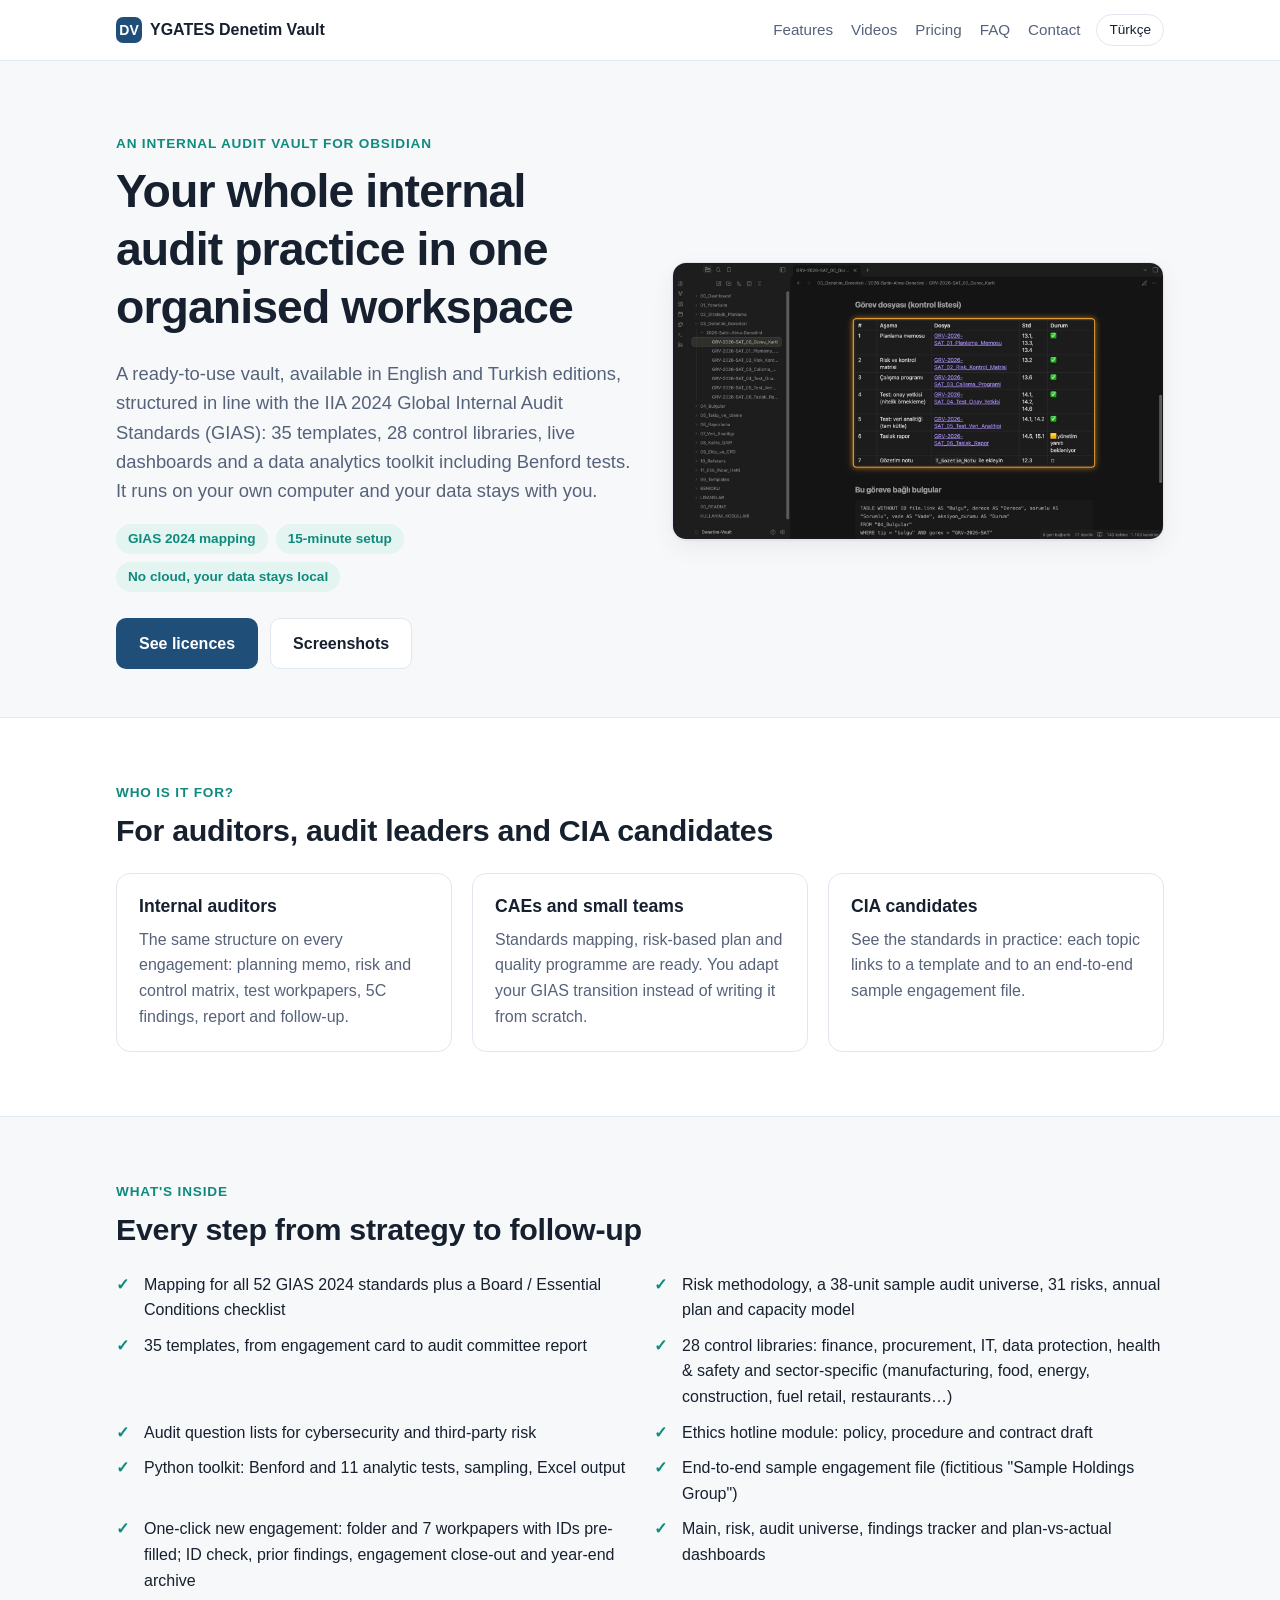
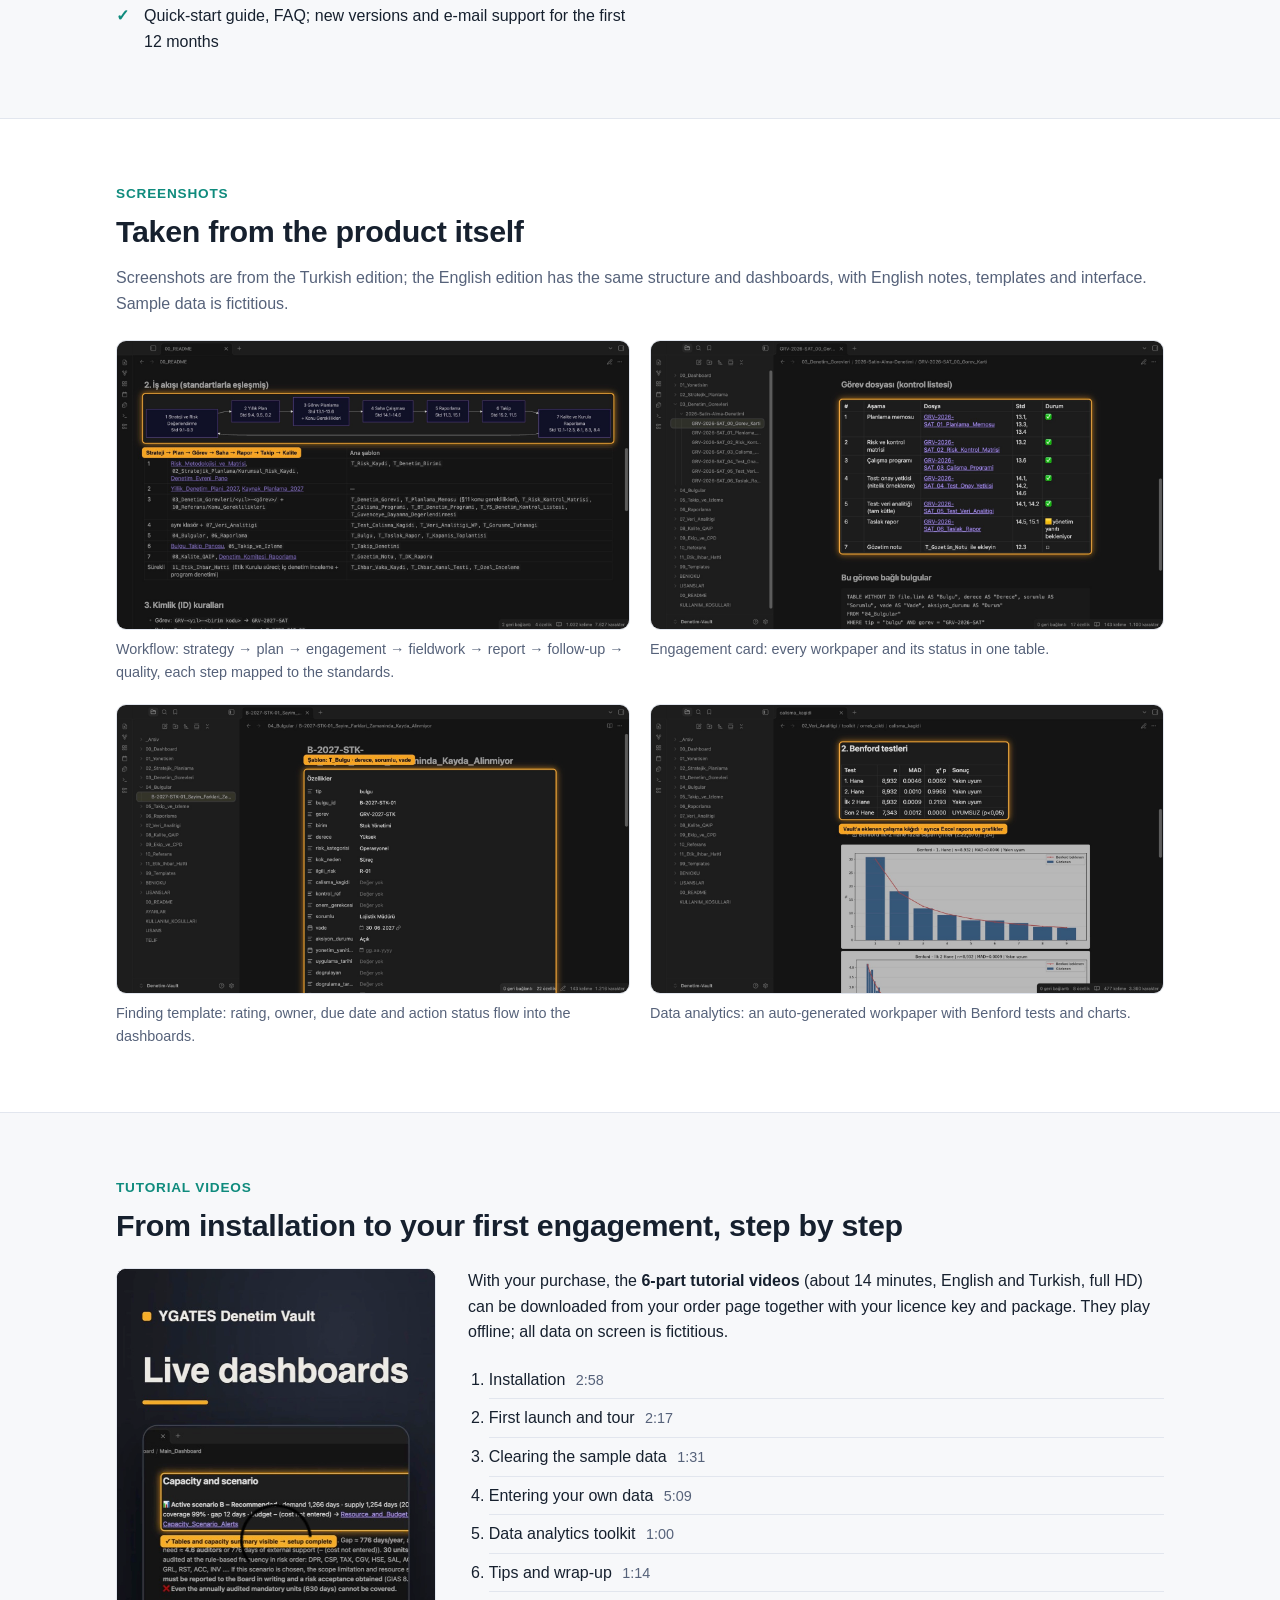
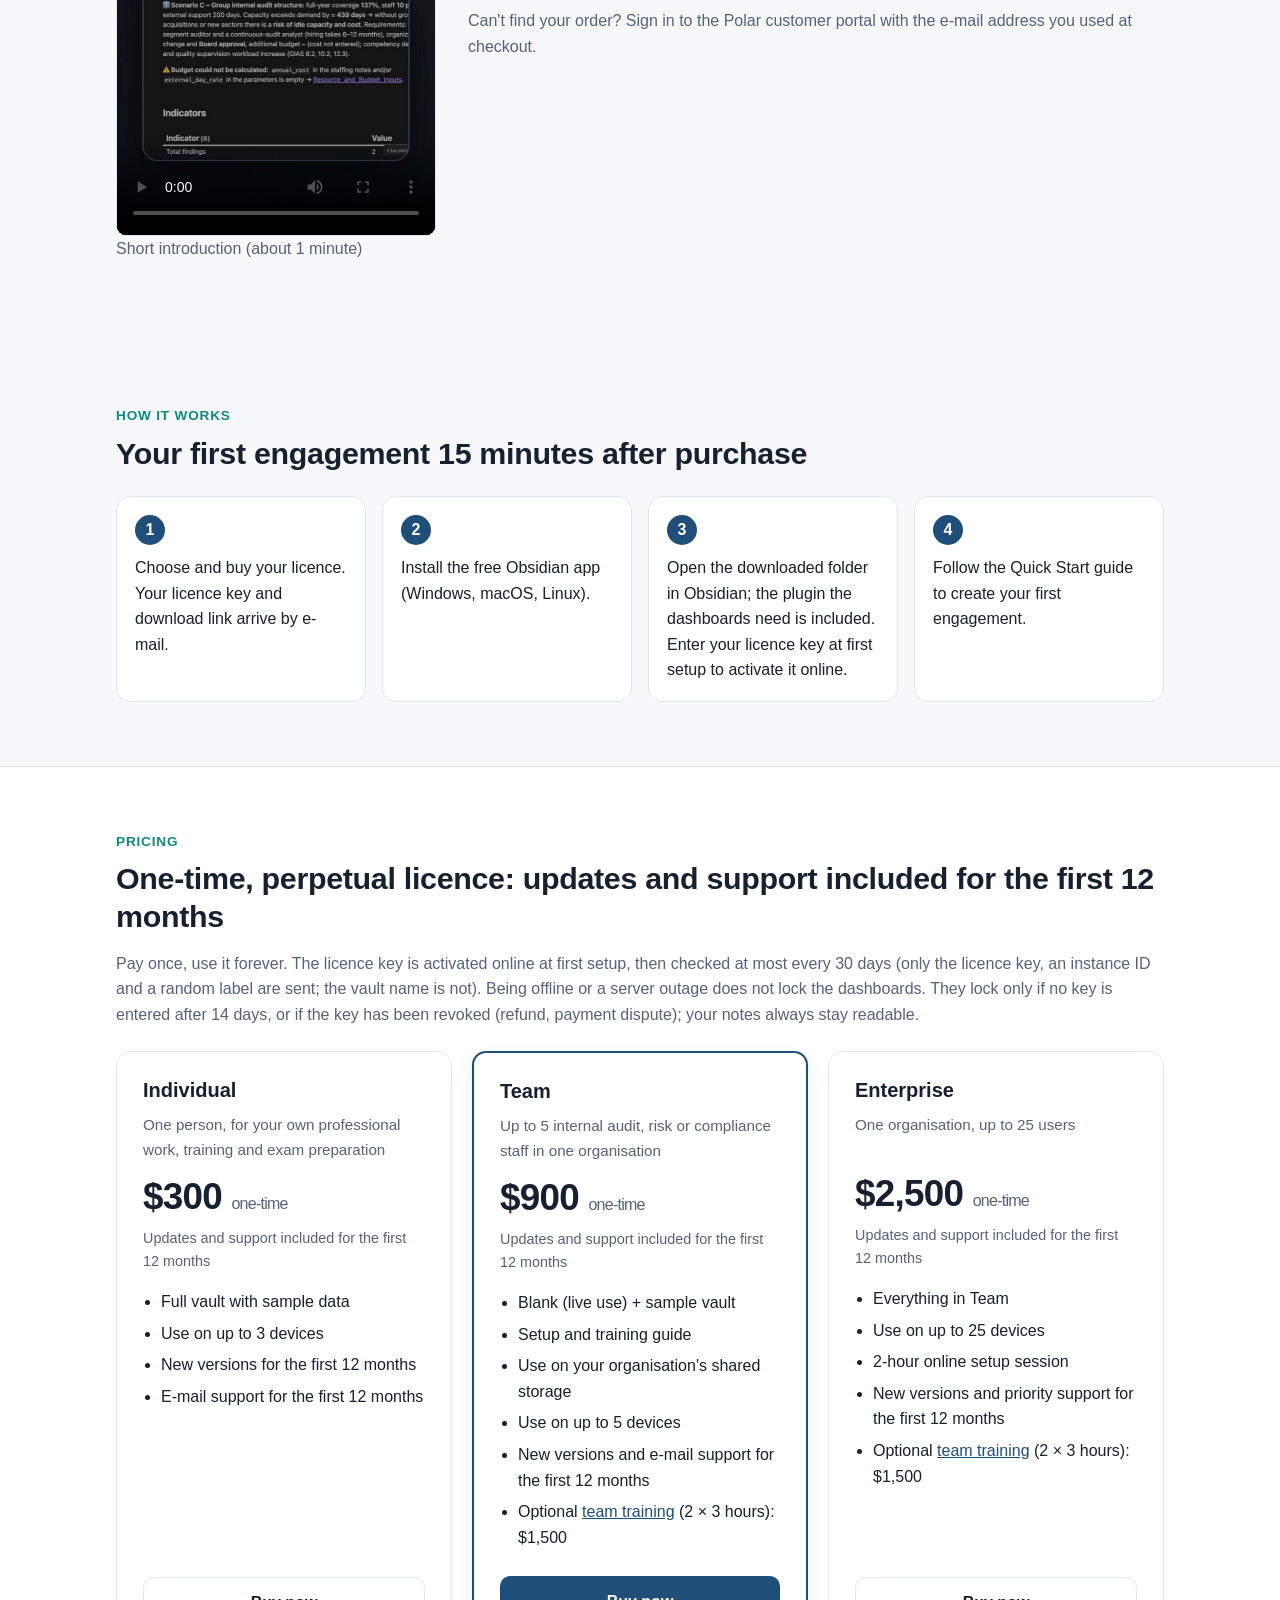
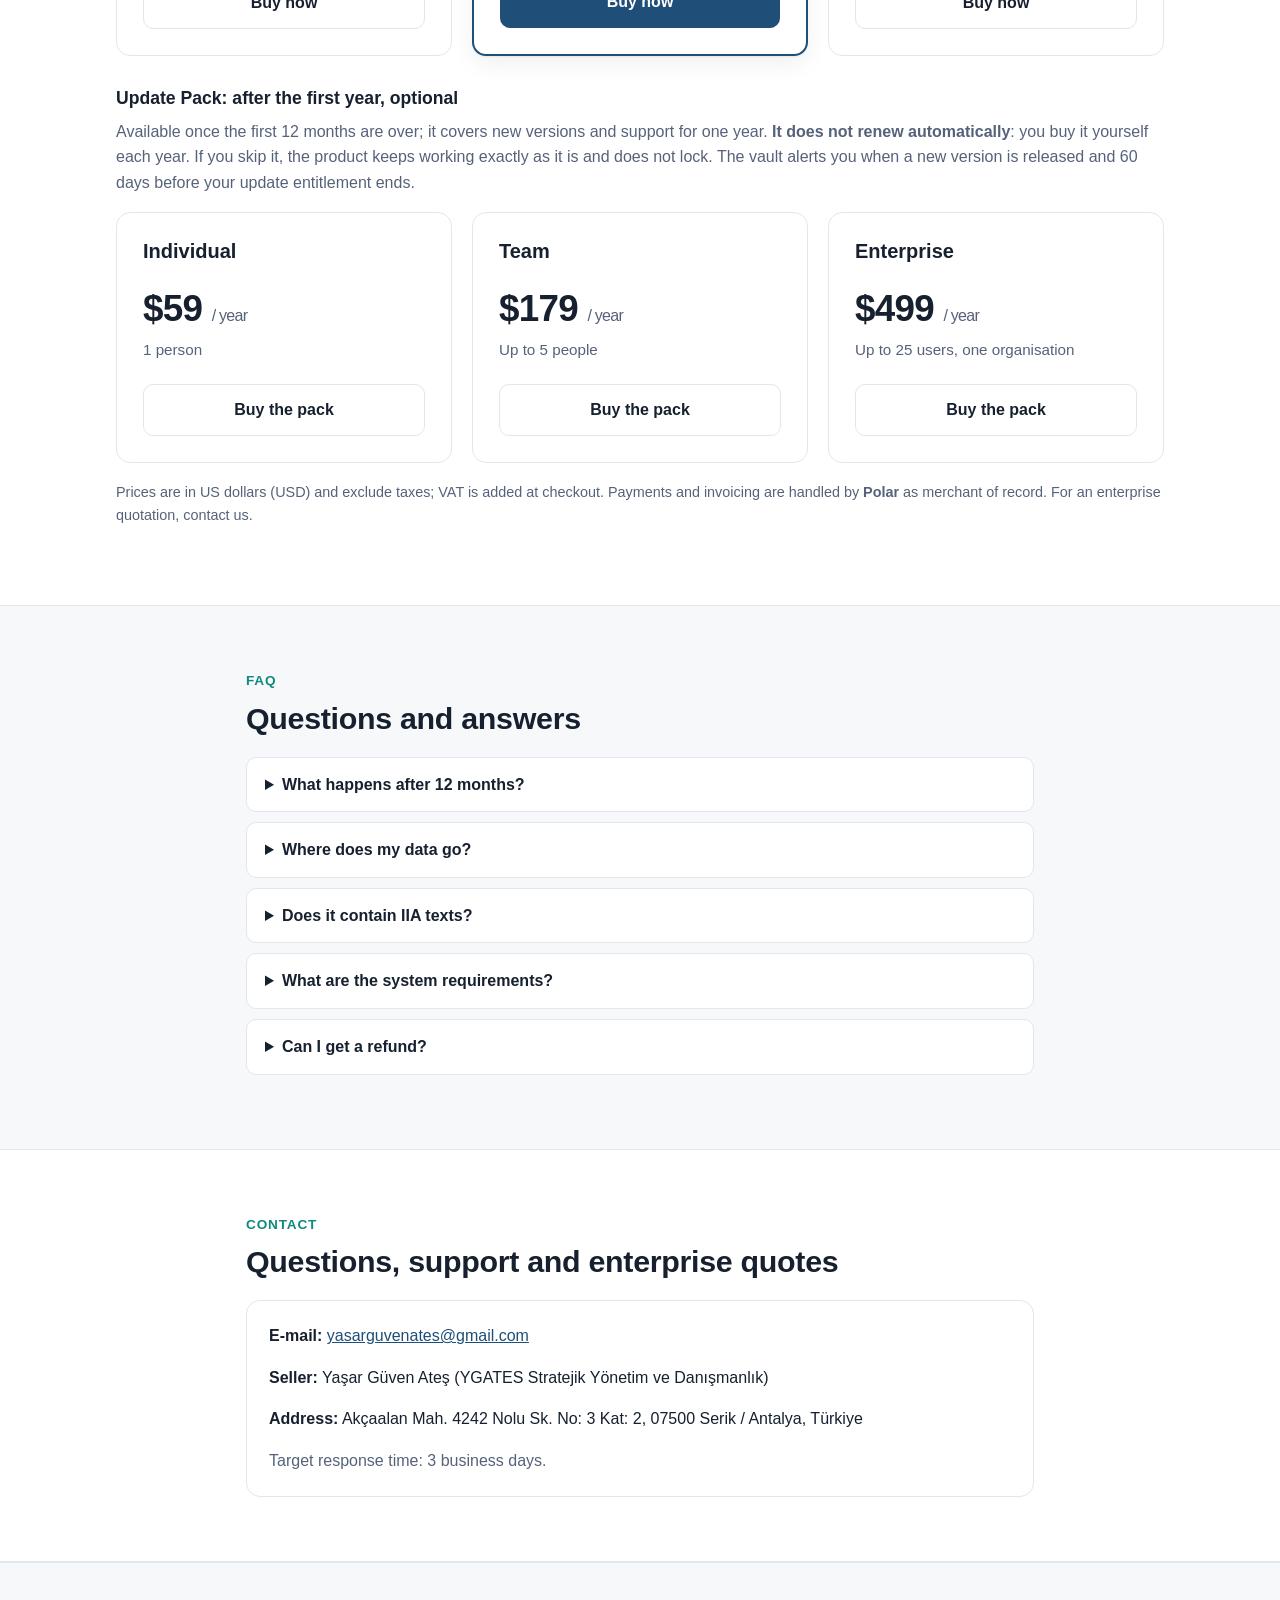
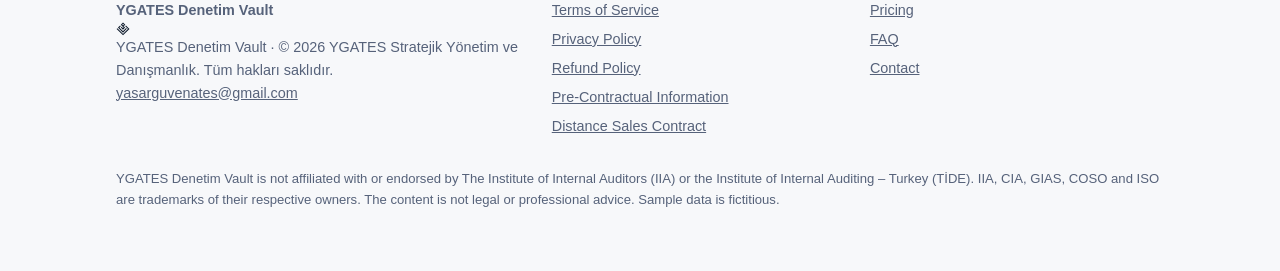
<file: index.html>
<!doctype html>
<html lang="tr" data-lang="tr">
<head>
<meta charset="utf-8">
<meta http-equiv="Content-Security-Policy" content="default-src 'self'; img-src 'self' data:; object-src 'none'; base-uri 'self'; form-action 'self' https://polar.sh https://*.polar.sh">
<meta name="referrer" content="strict-origin-when-cross-origin">
<meta name="viewport" content="width=device-width, initial-scale=1">
<title>YGATES Denetim Vault — İç Denetim Çalışma Ortamı</title>
<meta name="description" content="IIA 2024 Küresel İç Denetim Standartları (GIAS) ile uyumlu yapıda, Türkçe, kullanıma hazır Obsidian iç denetim vault'u. Şablonlar, kontrol kütüphaneleri, panolar ve veri analitiği araç seti.">
<meta property="og:title" content="YGATES Denetim Vault — İç Denetim Çalışma Ortamı">
<meta property="og:description" content="GIAS 2024 ile uyumlu yapıda, Türkçe, kullanıma hazır iç denetim vault'u. Verileriniz bilgisayarınızda kalır.">
<meta property="og:image" content="img/og.jpg">
<meta property="og:type" content="website">
<link rel="icon" href="favicon.svg" type="image/svg+xml">
<link rel="apple-touch-icon" href="ikon-180.png">
<link rel="stylesheet" href="style.css">
<script src="site.js"></script>
</head>
<body data-yga-urun="YGATES Denetim Vault">

<header class="top">
  <div class="wrap">
    <a class="logo" href="index.html"><span class="logo-mark">DV</span> YGATES Denetim Vault</a>
    <nav class="links">
      <a href="#ozellikler"><span class="tr">Özellikler</span><span class="en">Features</span></a>
      <a href="#videolar"><span class="tr">Videolar</span><span class="en">Videos</span></a>
      <a href="#fiyatlar"><span class="tr">Fiyatlar</span><span class="en">Pricing</span></a>
      <a href="#sss"><span class="tr">SSS</span><span class="en">FAQ</span></a>
      <a href="#iletisim"><span class="tr">İletişim</span><span class="en">Contact</span></a>
    </nav>
    <button class="lang-btn" type="button">English</button>
  </div>
</header>

<main>
<section class="hero">
  <div class="wrap hero-grid">
    <div>
      <div class="eyebrow"><span class="tr">Obsidian için iç denetim vault'u</span><span class="en">An internal audit vault for Obsidian</span></div>
      <h1>
        <span class="tr">İç denetimin tamamı, tek bir düzenli çalışma ortamında</span>
        <span class="en">Your whole internal audit practice in one organised workspace</span>
      </h1>
      <p class="lead">
        <span class="tr">IIA 2024 Küresel İç Denetim Standartları (GIAS) ile uyumlu yapıda, kullanıma hazır vault (Türkçe ve İngilizce sürüm): 35 şablon, 28 kontrol kütüphanesi, canlı panolar ve Benford dahil veri analitiği araç seti. Bilgisayarınızda çalışır, verileriniz sizde kalır.</span>
        <span class="en">A ready-to-use vault, available in English and Turkish editions, structured in line with the IIA 2024 Global Internal Audit Standards (GIAS): 35 templates, 28 control libraries, live dashboards and a data analytics toolkit including Benford tests. It runs on your own computer and your data stays with you.</span>
      </p>
      <div class="badges">
        <span class="badge"><span class="tr">GIAS 2024 uyum haritası</span><span class="en">GIAS 2024 mapping</span></span>
        <span class="badge"><span class="tr">15 dakikada kurulum</span><span class="en">15-minute setup</span></span>
        <span class="badge"><span class="tr">Bulut yok, veri sizde</span><span class="en">No cloud, your data stays local</span></span>
      </div>
      <div class="cta-row">
        <a class="btn btn-primary" href="#fiyatlar"><span class="tr">Lisansları gör</span><span class="en">See licences</span></a>
        <a class="btn btn-ghost" href="#ekranlar"><span class="tr">Ekran görüntüleri</span><span class="en">Screenshots</span></a>
      </div>
    </div>
    <div class="hero-shot">
      <img src="img/2-11.jpg" width="1600" height="900" alt="YGATES Denetim Vault: örnek görev kartı ve görev dosyası kontrol listesi">
    </div>
  </div>
</section>

<section class="alt">
  <div class="wrap">
    <div class="eyebrow"><span class="tr">Kimin için?</span><span class="en">Who is it for?</span></div>
    <h2><span class="tr">Denetçiler, denetim yöneticileri ve CIA adayları için</span><span class="en">For auditors, audit leaders and CIA candidates</span></h2>
    <div class="grid-3 u-mt24">
      <div class="card">
        <h3><span class="tr">İç denetçiler</span><span class="en">Internal auditors</span></h3>
        <p class="muted"><span class="tr">Her görevde aynı yapı: planlama memosu, risk-kontrol matrisi, test kâğıdı, 5C bulgu, rapor ve takip.</span><span class="en">The same structure on every engagement: planning memo, risk and control matrix, test workpapers, 5C findings, report and follow-up.</span></p>
      </div>
      <div class="card">
        <h3><span class="tr">CAE'ler ve küçük ekipler</span><span class="en">CAEs and small teams</span></h3>
        <p class="muted"><span class="tr">Standart uyum haritası, risk bazlı plan ve kalite programı hazır. GIAS geçişini sıfırdan yazmak yerine uyarlayarak yaparsınız.</span><span class="en">Standards mapping, risk-based plan and quality programme are ready. You adapt your GIAS transition instead of writing it from scratch.</span></p>
      </div>
      <div class="card">
        <h3><span class="tr">CIA adayları</span><span class="en">CIA candidates</span></h3>
        <p class="muted"><span class="tr">Standartları uygulamada görürsünüz: her konu bir şablona ve uçtan uca örnek görev dosyasına bağlıdır.</span><span class="en">See the standards in practice: each topic links to a template and to an end-to-end sample engagement file.</span></p>
      </div>
    </div>
  </div>
</section>

<section id="ozellikler">
  <div class="wrap">
    <div class="eyebrow"><span class="tr">Pakette neler var?</span><span class="en">What's inside</span></div>
    <h2><span class="tr">Stratejiden takibe, denetimin her adımı</span><span class="en">Every step from strategy to follow-up</span></h2>
    <ul class="check tr u-mt24">
      <li>GIAS 2024'ün 52 standardı için uyum haritası ve Kurul / Temel Koşullar kontrol listesi</li>
      <li>Risk metodolojisi, 38 birimlik örnek denetim evreni, 31 risk, yıllık plan ve kapasite hesabı</li>
      <li>35 şablon: görev kartından denetim komitesi raporuna</li>
      <li>28 kontrol kütüphanesi: finans, satın alma, BT, KVKK, İSG ve sektörel (imalat, gıda, enerji, inşaat, akaryakıt, restoran…)</li>
      <li>Siber güvenlik ve üçüncü taraf riski için denetim soru listeleri</li>
      <li>Etik ihbar hattı modülü: politika, prosedür, sözleşme taslağı</li>
      <li>Python araç seti: Benford ve 11 analitik test, örnekleme, Excel çıktısı</li>
      <li>Uçtan uca örnek görev dosyası (kurgusal "Örnek Holding A.Ş.")</li>
      <li>Tek tıkla yeni denetim: klasör ve 7 belge kimlikleri dolu; kimlik kontrolü, geçmiş bulgular, denetimi kapatma ve yıl sonu arşivi</li>
      <li>Ana pano, risk, denetim evreni, bulgu takip ve plan gerçekleşme panoları</li>
      <li>Hızlı başlangıç rehberi, SSS; ilk 12 ay yeni sürümler ve e-posta desteği</li>
    </ul>
    <ul class="check en u-mt24">
      <li>Mapping for all 52 GIAS 2024 standards plus a Board / Essential Conditions checklist</li>
      <li>Risk methodology, a 38-unit sample audit universe, 31 risks, annual plan and capacity model</li>
      <li>35 templates, from engagement card to audit committee report</li>
      <li>28 control libraries: finance, procurement, IT, data protection, health &amp; safety and sector-specific (manufacturing, food, energy, construction, fuel retail, restaurants…)</li>
      <li>Audit question lists for cybersecurity and third-party risk</li>
      <li>Ethics hotline module: policy, procedure and contract draft</li>
      <li>Python toolkit: Benford and 11 analytic tests, sampling, Excel output</li>
      <li>End-to-end sample engagement file (fictitious "Sample Holdings Group")</li>
      <li>One-click new engagement: folder and 7 workpapers with IDs pre-filled; ID check, prior findings, engagement close-out and year-end archive</li>
      <li>Main, risk, audit universe, findings tracker and plan-vs-actual dashboards</li>
      <li>Quick-start guide, FAQ; new versions and e-mail support for the first 12 months</li>
    </ul>
  </div>
</section>

<section id="ekranlar" class="alt">
  <div class="wrap">
    <div class="eyebrow"><span class="tr">Ekran görüntüleri</span><span class="en">Screenshots</span></div>
    <h2><span class="tr">Ürünün kendisinden görüntüler</span><span class="en">Taken from the product itself</span></h2>
    <p class="muted"><span class="tr">Görüntüler Türkçe sürümdendir; İngilizce sürüm aynı yapıdadır. Örnek veriler kurgusaldır.</span><span class="en">Screenshots are from the Turkish edition; the English edition has the same structure and dashboards, with English notes, templates and interface. Sample data is fictitious.</span></p>
    <div class="shots u-mt24">
      <figure>
        <img src="img/2-02.jpg" width="1600" height="900" loading="lazy" alt="İş akışı şeması ve standart eşleşmesi">
        <figcaption><span class="tr">İş akışı: strateji → plan → görev → saha → rapor → takip → kalite, her adım standartlara eşlenmiş.</span><span class="en">Workflow: strategy → plan → engagement → fieldwork → report → follow-up → quality, each step mapped to the standards.</span></figcaption>
      </figure>
      <figure>
        <img src="img/2-11.jpg" width="1600" height="900" loading="lazy" alt="Görev kartı ve görev dosyası kontrol listesi">
        <figcaption><span class="tr">Görev kartı: görev dosyasındaki her belge ve durumu tek tabloda.</span><span class="en">Engagement card: every workpaper and its status in one table.</span></figcaption>
      </figure>
      <figure>
        <img src="img/4-10.jpg" width="1600" height="900" loading="lazy" alt="Bulgu şablonu özellikleri">
        <figcaption><span class="tr">Bulgu şablonu: derece, sorumlu, vade ve aksiyon durumu panolara otomatik yansır.</span><span class="en">Finding template: rating, owner, due date and action status flow into the dashboards.</span></figcaption>
      </figure>
      <figure>
        <img src="img/5-03.jpg" width="1600" height="900" loading="lazy" alt="Benford testi çalışma kâğıdı">
        <figcaption><span class="tr">Veri analitiği: Benford testleri ve grafikleriyle otomatik çalışma kâğıdı.</span><span class="en">Data analytics: an auto-generated workpaper with Benford tests and charts.</span></figcaption>
      </figure>
    </div>
  </div>
</section>

<section id="videolar">
  <div class="wrap">
    <div class="eyebrow"><span class="tr">Kullanım videoları</span><span class="en">Tutorial videos</span></div>
    <h2><span class="tr">Kurulumdan ilk göreve, adım adım</span><span class="en">From installation to your first engagement, step by step</span></h2>
    <div class="video-grid u-mt24">
      <div class="video-kutu">
        <video class="tr" controls preload="metadata" playsinline width="1080" height="1920" poster="video/tanitim-tr.jpg"><source src="video/tanitim-tr.mp4" type="video/mp4"><track kind="subtitles" srclang="tr" label="Türkçe" src="video/tanitim-tr.vtt" default></video>
        <video class="en" controls preload="metadata" playsinline width="1080" height="1920" poster="video/tanitim-en.jpg"><source src="video/tanitim-en.mp4" type="video/mp4"><track kind="subtitles" srclang="en" label="English" src="video/tanitim-en.vtt" default></video>
        <p class="muted"><span class="tr">Kısa tanıtım (yaklaşık 1 dakika)</span><span class="en">Short introduction (about 1 minute)</span></p>
      </div>
      <div>
        <p><span class="tr">Satın aldığınızda <strong>6 bölümlük eğitim videoları</strong> (yaklaşık 14 dakika, Türkçe ve İngilizce, tam HD) lisans anahtarınız ve paketinizle birlikte sipariş sayfanızdan indirilebilir. Videolar internetsiz izlenebilir; ekranlardaki veriler kurgusaldır.</span><span class="en">With your purchase, the <strong>6-part tutorial videos</strong> (about 14 minutes, English and Turkish, full HD) can be downloaded from your order page together with your licence key and package. They play offline; all data on screen is fictitious.</span></p>
        <ol class="bolum-listesi">
          <li><span class="tr">Kurulum <em>3:11</em></span><span class="en">Installation <em>2:58</em></span></li>
          <li><span class="tr">İlk açılış ve vault turu <em>2:18</em></span><span class="en">First launch and tour <em>2:17</em></span></li>
          <li><span class="tr">Örnek verilerin temizlenmesi <em>1:30</em></span><span class="en">Clearing the sample data <em>1:31</em></span></li>
          <li><span class="tr">Kendi verilerinizi girme <em>5:00</em></span><span class="en">Entering your own data <em>5:09</em></span></li>
          <li><span class="tr">Veri analitiği araç seti <em>0:53</em></span><span class="en">Data analytics toolkit <em>1:00</em></span></li>
          <li><span class="tr">İpuçları ve kapanış <em>1:17</em></span><span class="en">Tips and wrap-up <em>1:14</em></span></li>
        </ol>
        <p class="muted"><span class="tr">Siparişinizi bulamazsanız: Polar müşteri sayfasına satın alırken kullandığınız e-posta adresiyle girin.</span><span class="en">Can't find your order? Sign in to the Polar customer portal with the e-mail address you used at checkout.</span></p>
      </div>
    </div>
  </div>
</section>

<section>
  <div class="wrap">
    <div class="eyebrow"><span class="tr">Nasıl çalışır?</span><span class="en">How it works</span></div>
    <h2><span class="tr">Satın alma sonrası 15 dakikada ilk görev</span><span class="en">Your first engagement 15 minutes after purchase</span></h2>
    <ol class="steps u-mt24">
      <li><span class="tr">Lisansınızı seçip satın alın. Lisans anahtarınız ve indirme bağlantınız e-postanıza gelir.</span><span class="en">Choose and buy your licence. Your licence key and download link arrive by e-mail.</span></li>
      <li><span class="tr">Ücretsiz Obsidian uygulamasını kurun (Windows, macOS, Linux).</span><span class="en">Install the free Obsidian app (Windows, macOS, Linux).</span></li>
      <li><span class="tr">İndirdiğiniz klasörü Obsidian'da açın; panolar için gereken eklenti pakette hazırdır. Lisans anahtarınızı ilk kurulumda girip çevrimiçi etkinleştirin.</span><span class="en">Open the downloaded folder in Obsidian; the plugin the dashboards need is included. Enter your licence key at first setup to activate it online.</span></li>
      <li><span class="tr">Hızlı Başlangıç rehberini izleyerek ilk görevinizi oluşturun.</span><span class="en">Follow the Quick Start guide to create your first engagement.</span></li>
    </ol>
  </div>
</section>

<section id="fiyatlar" class="alt">
  <div class="wrap">
    <div class="eyebrow"><span class="tr">Fiyatlar</span><span class="en">Pricing</span></div>
    <h2><span class="tr">Tek seferlik, süresiz lisans: ilk 12 ay güncelleme ve destek dahil</span><span class="en">One-time, perpetual licence: updates and support included for the first 12 months</span></h2>
    <p class="muted"><span class="tr">Bir kez ödersiniz, süresiz kullanırsınız. Lisans anahtarı ilk kurulumda çevrimiçi etkinleştirilir, sonra en fazla 30 günde bir doğrulanır (yalnızca lisans anahtarı, örnek kimliği ve rastgele bir etiket gönderilir; vault adı gönderilmez). İnternet yokluğu veya sunucu arızası panoları kilitlemez. Kilit yalnızca anahtar girilmezse 14 gün sonra veya anahtar iptal edilmişse (iade, ödeme itirazı) devreye girer; notlarınız her zaman okunur kalır.</span><span class="en">Pay once, use it forever. The licence key is activated online at first setup, then checked at most every 30 days (only the licence key, an instance ID and a random label are sent; the vault name is not). Being offline or a server outage does not lock the dashboards. They lock only if no key is entered after 14 days, or if the key has been revoked (refund, payment dispute); your notes always stay readable.</span></p>
    <div class="pricing u-mt24">
      <div class="plan">
        <h3><span class="tr">Bireysel</span><span class="en">Individual</span></h3>
        <div class="who"><span class="tr">Tek kişi; kendi mesleki çalışmanız, eğitiminiz ve sınav hazırlığınız için</span><span class="en">One person, for your own professional work, training and exam preparation</span></div>
        <div class="price">$300 <small><span class="tr">tek seferlik</span><span class="en">one-time</span></small></div>
        <div class="renew"><span class="tr">İlk 12 ay güncelleme ve destek dahil</span><span class="en">Updates and support included for the first 12 months</span></div>
        <ul>
          <li><span class="tr">Örnek verili tam vault</span><span class="en">Full vault with sample data</span></li>
          <li><span class="tr">En fazla 3 cihazda kullanım</span><span class="en">Use on up to 3 devices</span></li>
          <li><span class="tr">İlk 12 ay yeni sürümler</span><span class="en">New versions for the first 12 months</span></li>
          <li><span class="tr">İlk 12 ay e-posta desteği</span><span class="en">E-mail support for the first 12 months</span></li>
        </ul>
        <a class="btn btn-ghost" href="#iletisim" data-checkout="bireysel"><span class="tr">Satın al</span><span class="en">Buy now</span></a>
      </div>
      <div class="plan featured">
        <h3><span class="tr">Ekip</span><span class="en">Team</span></h3>
        <div class="who"><span class="tr">Aynı kurumda en fazla 5 iç denetim / risk / uyum çalışanı</span><span class="en">Up to 5 internal audit, risk or compliance staff in one organisation</span></div>
        <div class="price">$900 <small><span class="tr">tek seferlik</span><span class="en">one-time</span></small></div>
        <div class="renew"><span class="tr">İlk 12 ay güncelleme ve destek dahil</span><span class="en">Updates and support included for the first 12 months</span></div>
        <ul>
          <li><span class="tr">Boş (canlı kullanım) + örnekli vault</span><span class="en">Blank (live use) + sample vault</span></li>
          <li><span class="tr">Kurulum ve eğitim notu</span><span class="en">Setup and training guide</span></li>
          <li><span class="tr">Kurum içi paylaşımlı depoda kullanım</span><span class="en">Use on your organisation's shared storage</span></li>
          <li><span class="tr">En fazla 5 cihazda kullanım</span><span class="en">Use on up to 5 devices</span></li>
          <li><span class="tr">İlk 12 ay yeni sürümler ve e-posta desteği</span><span class="en">New versions and e-mail support for the first 12 months</span></li>
          <li><span class="tr">İsteğe bağlı <a href="#iletisim" data-checkout="egitim">ekip eğitimi</a> (2 × 3 saat): $1.500</span><span class="en">Optional <a href="#iletisim" data-checkout="egitim">team training</a> (2 × 3 hours): $1,500</span></li>
        </ul>
        <a class="btn btn-primary" href="#iletisim" data-checkout="ekip"><span class="tr">Satın al</span><span class="en">Buy now</span></a>
      </div>
      <div class="plan">
        <h3><span class="tr">Kurumsal</span><span class="en">Enterprise</span></h3>
        <div class="who"><span class="tr">Tek kurum, en fazla 25 kullanıcı</span><span class="en">One organisation, up to 25 users</span></div>
        <div class="price"><span class="tr">$2.500</span><span class="en">$2,500</span> <small><span class="tr">tek seferlik</span><span class="en">one-time</span></small></div>
        <div class="renew"><span class="tr">İlk 12 ay güncelleme ve destek dahil</span><span class="en">Updates and support included for the first 12 months</span></div>
        <ul>
          <li><span class="tr">Ekip paketinin tüm içeriği</span><span class="en">Everything in Team</span></li>
          <li><span class="tr">En fazla 25 cihazda kullanım</span><span class="en">Use on up to 25 devices</span></li>
          <li><span class="tr">2 saat online kurulum oturumu</span><span class="en">2-hour online setup session</span></li>
          <li><span class="tr">İlk 12 ay yeni sürümler ve öncelikli destek</span><span class="en">New versions and priority support for the first 12 months</span></li>
          <li><span class="tr">İsteğe bağlı <a href="#iletisim" data-checkout="egitim">ekip eğitimi</a> (2 × 3 saat): $1.500</span><span class="en">Optional <a href="#iletisim" data-checkout="egitim">team training</a> (2 × 3 hours): $1,500</span></li>
        </ul>
        <a class="btn btn-ghost" href="#iletisim" data-checkout="kurumsal"><span class="tr">Satın al</span><span class="en">Buy now</span></a>
      </div>
    </div>
    <div id="guncelleme">
    <h3 class="u-mt32"><span class="tr">Güncelleme Paketi: ilk yıldan sonra, isteğe bağlı</span><span class="en">Update Pack: after the first year, optional</span></h3>
    <p class="muted"><span class="tr">İlk 12 ayın bitiminden itibaren alınabilir; bir yıl boyunca yeni sürümleri ve desteği kapsar. <strong>Otomatik yenilenmez</strong>, her yıl kendiniz alırsınız. Almazsanız ürün aynen çalışır, kilitlenmez. Vault, yeni sürüm çıkınca ve güncelleme hakkınızın bitmesine 60 gün kala sizi uyarır.</span><span class="en">Available once the first 12 months are over; it covers new versions and support for one year. <strong>It does not renew automatically</strong>: you buy it yourself each year. If you skip it, the product keeps working exactly as it is and does not lock. The vault alerts you when a new version is released and 60 days before your update entitlement ends.</span></p>
    <div class="pricing u-mt12">
      <div class="plan"><h3><span class="tr">Bireysel</span><span class="en">Individual</span></h3><div class="price">$59 <small><span class="tr">/ yıl</span><span class="en">/ year</span></small></div><div class="who"><span class="tr">1 kişi</span><span class="en">1 person</span></div><a class="btn btn-ghost" href="#iletisim" data-checkout="guncelleme-bireysel"><span class="tr">Paketi al</span><span class="en">Buy the pack</span></a></div>
      <div class="plan"><h3><span class="tr">Ekip</span><span class="en">Team</span></h3><div class="price">$179 <small><span class="tr">/ yıl</span><span class="en">/ year</span></small></div><div class="who"><span class="tr">5 kişiye kadar</span><span class="en">Up to 5 people</span></div><a class="btn btn-ghost" href="#iletisim" data-checkout="guncelleme-ekip"><span class="tr">Paketi al</span><span class="en">Buy the pack</span></a></div>
      <div class="plan"><h3><span class="tr">Kurumsal</span><span class="en">Enterprise</span></h3><div class="price">$499 <small><span class="tr">/ yıl</span><span class="en">/ year</span></small></div><div class="who"><span class="tr">25 kişiye kadar, tek kurum</span><span class="en">Up to 25 users, one organisation</span></div><a class="btn btn-ghost" href="#iletisim" data-checkout="guncelleme-kurumsal"><span class="tr">Paketi al</span><span class="en">Buy the pack</span></a></div>
    </div>
    </div>
    <p class="fineprint">
      <span class="tr">Fiyatlar ABD doları (USD) cinsindendir ve vergiler hariçtir; KDV/VAT ödeme sayfasında eklenir. Ödemeler ve faturalama satıcı-kayıtlı (Merchant of Record) olarak <strong>Polar</strong> tarafından yapılır. Kurumsal alımlarda teklif için bize yazın.</span>
      <span class="en">Prices are in US dollars (USD) and exclude taxes; VAT is added at checkout. Payments and invoicing are handled by <strong>Polar</strong> as merchant of record. For an enterprise quotation, contact us.</span>
    </p>
  </div>
</section>

<section id="sss">
  <div class="wrap u-w820">
    <div class="eyebrow"><span class="tr">Sık sorulanlar</span><span class="en">FAQ</span></div>
    <h2><span class="tr">Sorular ve cevaplar</span><span class="en">Questions and answers</span></h2>
    <div class="u-mt20">
      <details class="faq">
        <summary><span class="tr">12 ay sonra ne olur?</span><span class="en">What happens after 12 months?</span></summary>
        <p><span class="tr">Ürününüz aynen çalışmaya devam eder, panolar kilitlenmez; lisansınız süresizdir. Yalnızca yeni sürümler ve destek dahil olmaktan çıkar. Bunları sürdürmek isterseniz isteğe bağlı yıllık <a href="#guncelleme">Güncelleme Paketi</a> alırsınız: Bireysel $59 · Ekip $179 · Kurumsal $499 / yıl. Paket otomatik yenilenmez; her yıl alıp almamaya siz karar verirsiniz.</span><span class="en">Your product keeps working exactly as it is and the dashboards do not lock; your licence is perpetual. Only new versions and support are no longer included. To keep them, you can buy the optional yearly <a href="#guncelleme">Update Pack</a>: Individual $59 · Team $179 · Enterprise $499 / year. The pack does not renew automatically; each year you decide whether to buy it.</span></p>
      </details>
      <details class="faq">
        <summary><span class="tr">Verilerim nereye gidiyor?</span><span class="en">Where does my data go?</span></summary>
        <p><span class="tr">Hiçbir yere. Vault bilgisayarınızdaki bir klasördür; biz erişmeyiz ve içeriğinden veri toplamayız. Lisans doğrulamada yalnızca lisans anahtarı, örnek kimliği ve rastgele üretilen bir etiket (vault adı değil) ödeme platformuna gider ve cihazın IP adresi sunucuya teknik olarak ulaşır; haftada en fazla bir kez okunan sürüm dosyası herkese açıktır ve bu istekte lisans anahtarı gönderilmez. Ayrıntılar: <a href="gizlilik.html">Gizlilik</a>.</span><span class="en">Nowhere. The vault is a folder on your computer; we have no access to it and collect no data from its content. Licence checks send only the licence key, an instance ID and a randomly generated label (not the vault name) to the payment platform, and your device's IP address technically reaches its server; the version file read at most once a week is public and the licence key is not sent with that request. Details: <a href="gizlilik.html?lang=en">Privacy Policy</a>.</span></p>
      </details>
      <details class="faq">
        <summary><span class="tr">IIA metinleri içeride mi?</span><span class="en">Does it contain IIA texts?</span></summary>
        <p><span class="tr">Hayır. Standartlara numara ve başlıkla atıf yapılır; içerik özgün uygulama materyalidir. Resmî metinler IIA'dan edinilmelidir.</span><span class="en">No. Standards are referenced by number and title; the content is original practice material. Official texts must be obtained from the IIA.</span></p>
      </details>
      <details class="faq">
        <summary><span class="tr">Sistem gereksinimleri neler?</span><span class="en">What are the system requirements?</span></summary>
        <p><span class="tr">Obsidian masaüstü uygulaması (Windows, macOS veya Linux; ücretsiz). Panolar için gereken Dataview eklentisi pakette hazırdır. Veri analitiği için isteğe bağlı olarak Python 3.10+.</span><span class="en">The Obsidian desktop app (Windows, macOS or Linux; free). The Dataview plugin used by the dashboards is included. Python 3.10+ is optional, for the analytics toolkit.</span></p>
      </details>
      <details class="faq">
        <summary><span class="tr">İade var mı?</span><span class="en">Can I get a refund?</span></summary>
        <p><span class="tr">Dijital içerikte cayma hakkı, ödemeden önce verdiğiniz açık onayla sona erer; onay alınmamışsa yasal 14 günlük cayma hakkınız sürer. Koşulsuz iade uygulanmaz. Paket açılmazsa veya eksikse yeniden gönderim yapılır; sorun çözülemezse ücret iade edilir. Ayrıntılar: <a href="iade.html">İade Politikası</a>.</span><span class="en">For digital content, the right of withdrawal ends with the express consent you give before payment; if no such consent was obtained, the statutory 14-day right of withdrawal applies. There is no unconditional refund. If the package is faulty or incomplete we re-send it, and refund you if the problem cannot be fixed. Details: <a href="iade.html?lang=en">Refund Policy</a>.</span></p>
      </details>
    </div>
  </div>
</section>

<section id="iletisim" class="alt">
  <div class="wrap u-w820">
    <div class="eyebrow"><span class="tr">İletişim</span><span class="en">Contact</span></div>
    <h2><span class="tr">Soru, destek ve kurumsal teklif</span><span class="en">Questions, support and enterprise quotes</span></h2>
    <div class="card u-mt20">
      <p><strong><span class="tr">E-posta:</span><span class="en">E-mail:</span></strong> <a href="mailto:yasarguvenates@gmail.com">yasarguvenates@gmail.com</a></p>
      <p><strong><span class="tr">Satıcı:</span><span class="en">Seller:</span></strong> Yaşar Güven Ateş (YGATES Stratejik Yönetim ve Danışmanlık)</p>
      <p><strong><span class="tr">Adres:</span><span class="en">Address:</span></strong> Akçaalan Mah. 4242 Nolu Sk. No: 3 Kat: 2, 07500 Serik / Antalya, Türkiye</p>
      <p class="muted"><span class="tr">Hedef yanıt süresi: 3 iş günü.</span><span class="en">Target response time: 3 business days.</span></p>
    </div>
  </div>
</section>
</main>

<footer>
  <div class="wrap">
    <div class="cols">
      <div>
        <strong>YGATES Denetim Vault</strong><br>
        <img class="u-telif-ikon" src="favicon.svg" alt="YGATES" width="14" height="14"><span data-yga-telif>© 2026 YGATES Stratejik Yönetim ve Danışmanlık. Tüm hakları saklıdır.</span><br>
        <a href="mailto:yasarguvenates@gmail.com">yasarguvenates@gmail.com</a>
      </div>
      <div>
        <ul>
          <li><a href="kosullar.html"><span class="tr">Kullanım Koşulları</span><span class="en">Terms of Service</span></a></li>
          <li><a href="gizlilik.html"><span class="tr">Gizlilik ve KVKK</span><span class="en">Privacy Policy</span></a></li>
          <li><a href="iade.html"><span class="tr">İade Politikası</span><span class="en">Refund Policy</span></a></li>
          <li><a href="obf.html"><span class="tr">Ön Bilgilendirme Formu</span><span class="en">Pre-Contractual Information</span></a></li>
          <li><a href="mss.html"><span class="tr">Mesafeli Satış Sözleşmesi</span><span class="en">Distance Sales Contract</span></a></li>
        </ul>
      </div>
      <div>
        <ul>
          <li><a href="index.html#fiyatlar"><span class="tr">Fiyatlar</span><span class="en">Pricing</span></a></li>
          <li><a href="index.html#sss"><span class="tr">SSS</span><span class="en">FAQ</span></a></li>
          <li><a href="index.html#iletisim"><span class="tr">İletişim</span><span class="en">Contact</span></a></li>
        </ul>
      </div>
    </div>
    <p class="disclaimer">
      <span class="tr">YGATES Denetim Vault; The Institute of Internal Auditors (IIA) veya Türkiye İç Denetim Enstitüsü (TİDE) ile bağlantılı değildir ve bu kuruluşlarca onaylanmamıştır. IIA, CIA, GIAS, COSO ve ISO sahiplerinin markalarıdır. İçerik hukuki veya mesleki görüş değildir. Örnek veriler kurgusaldır.</span>
      <span class="en">YGATES Denetim Vault is not affiliated with or endorsed by The Institute of Internal Auditors (IIA) or the Institute of Internal Auditing – Turkey (TİDE). IIA, CIA, GIAS, COSO and ISO are trademarks of their respective owners. The content is not legal or professional advice. Sample data is fictitious.</span>
    </p>
  </div>
</footer>
<script src="marka.js" defer></script>
</body>
</html>
</file>
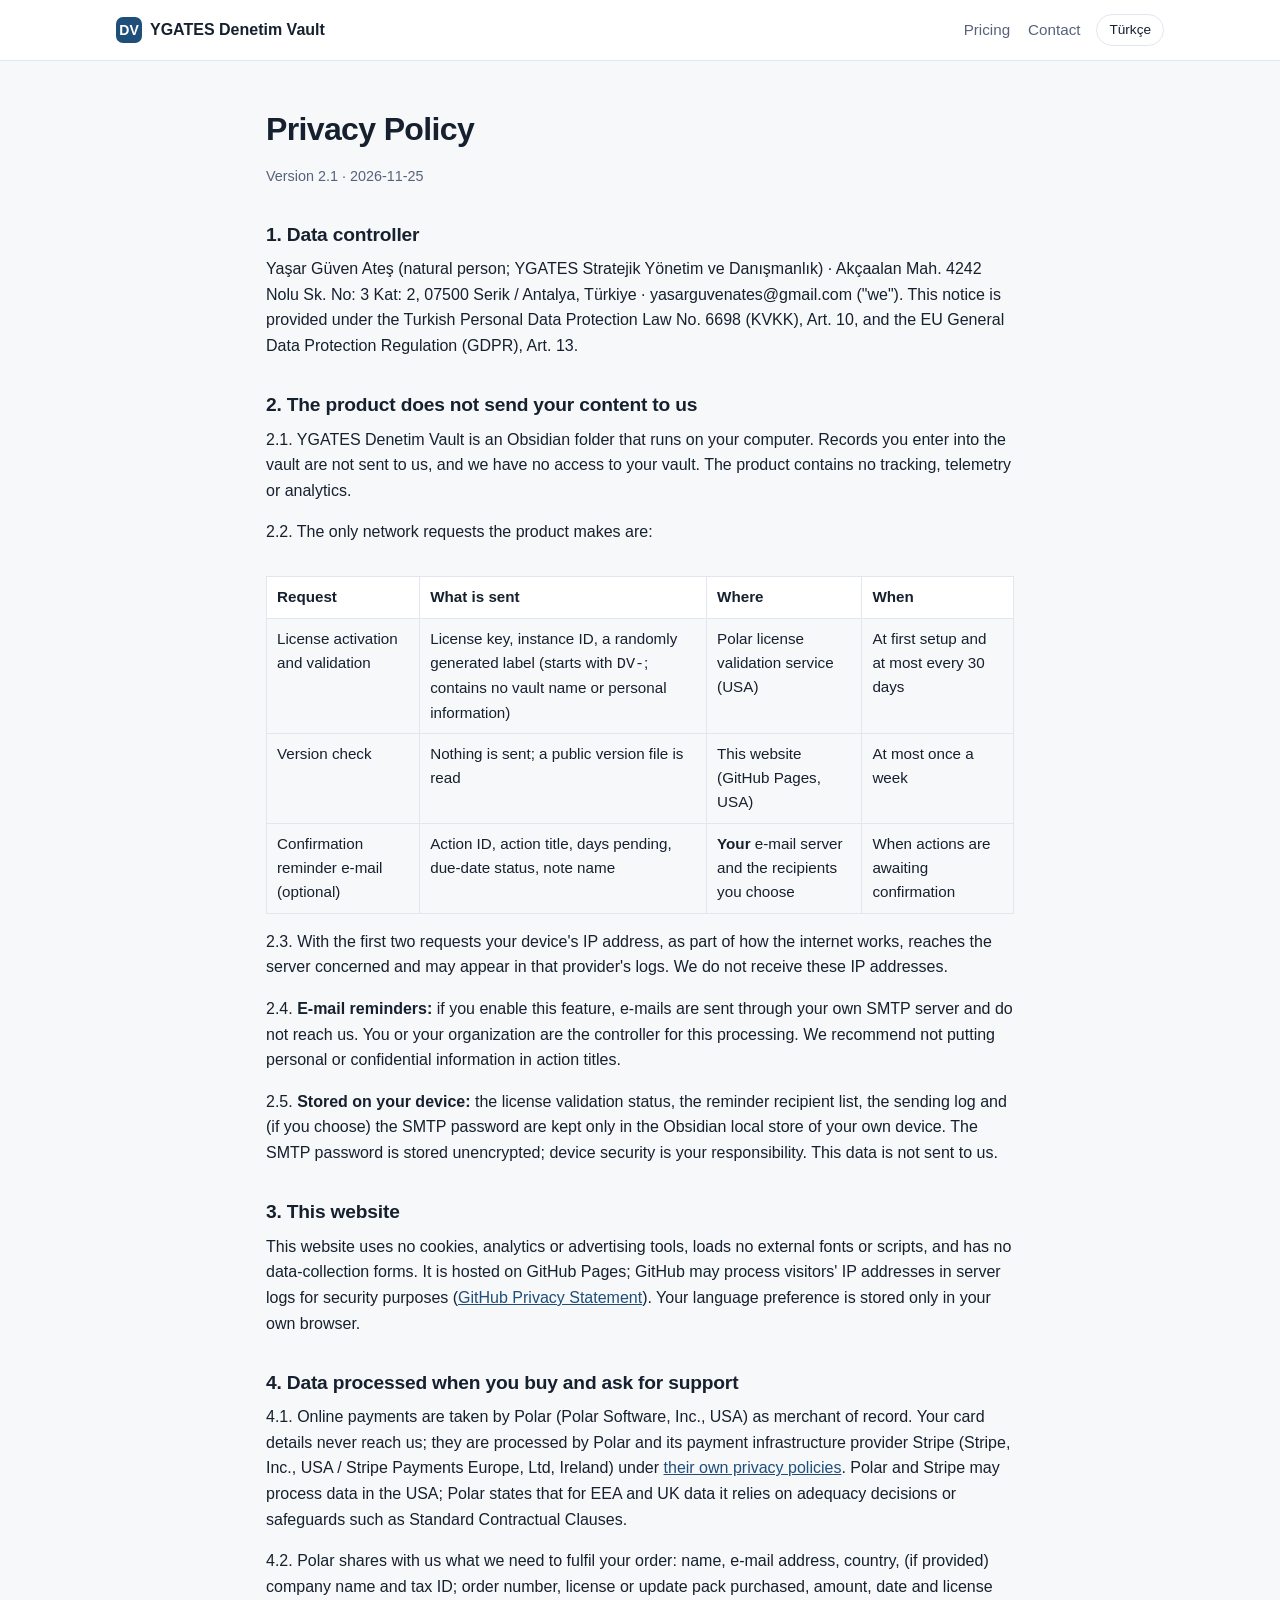
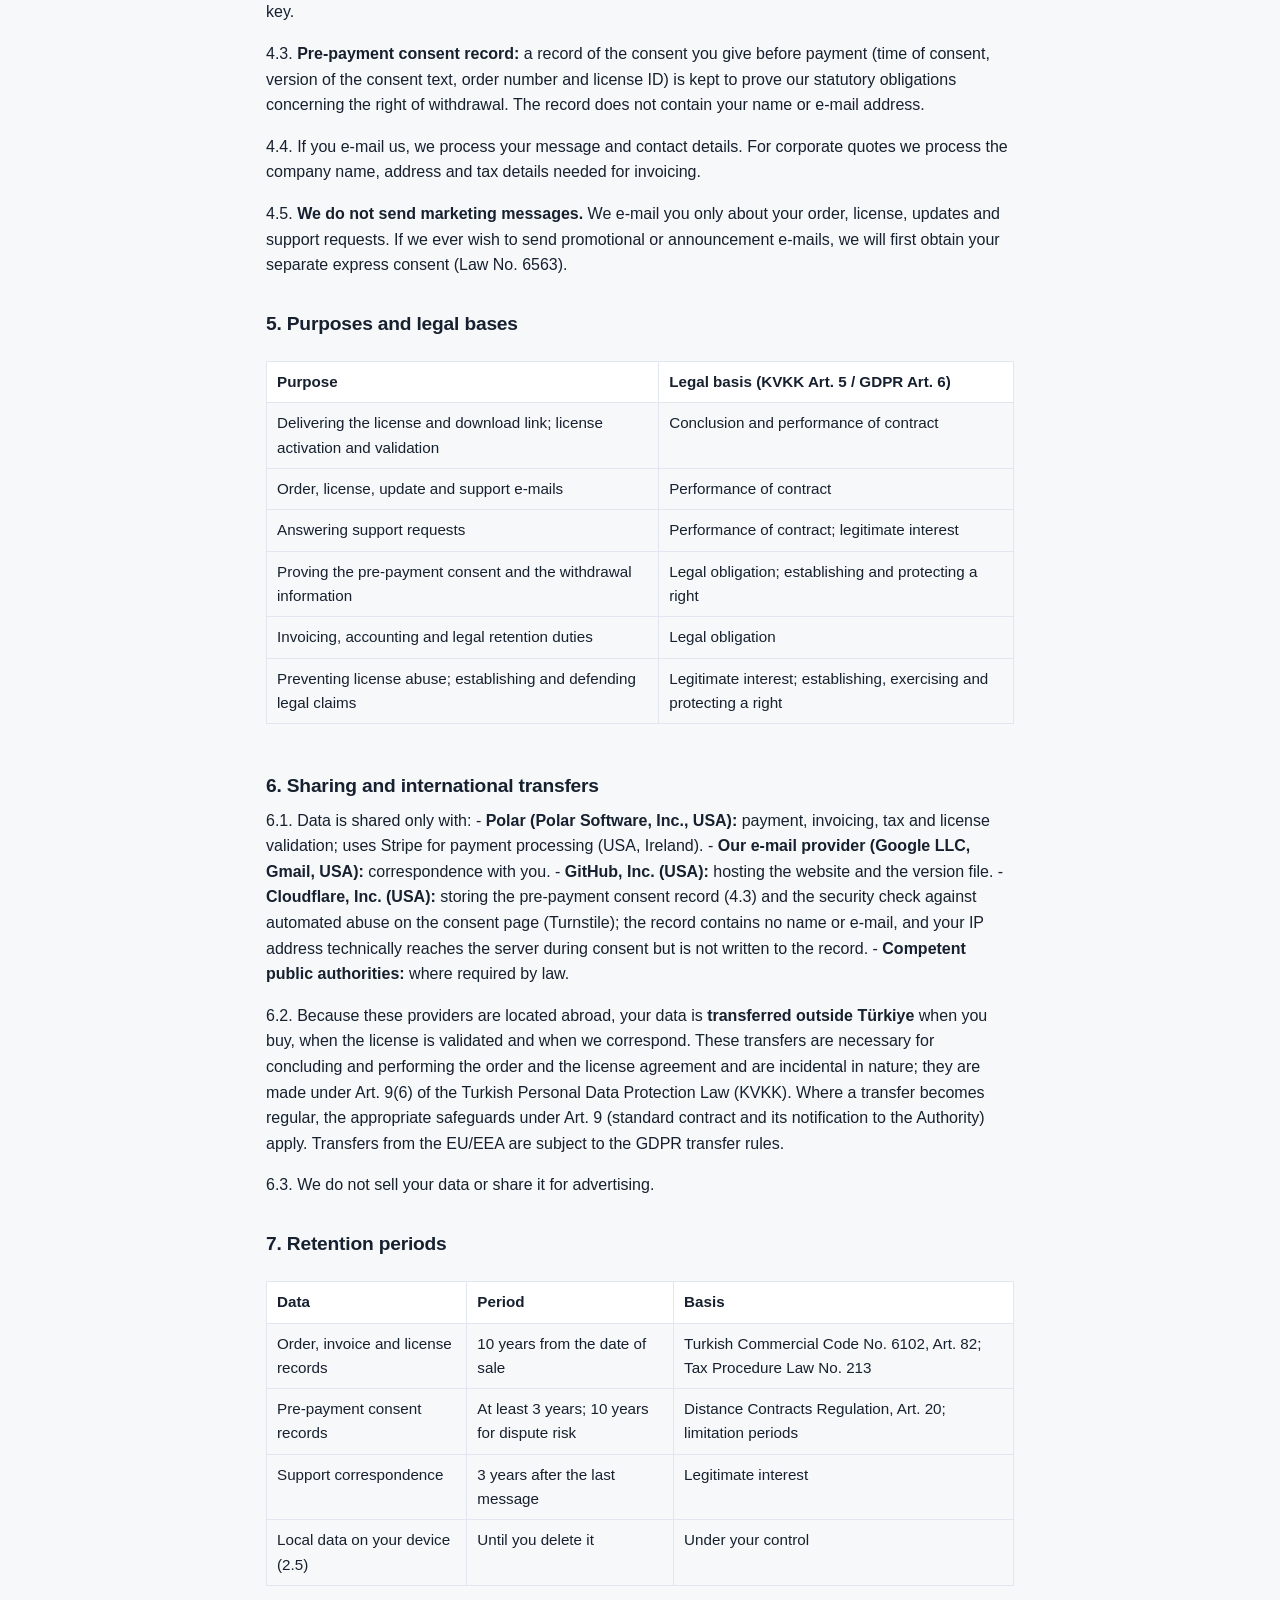
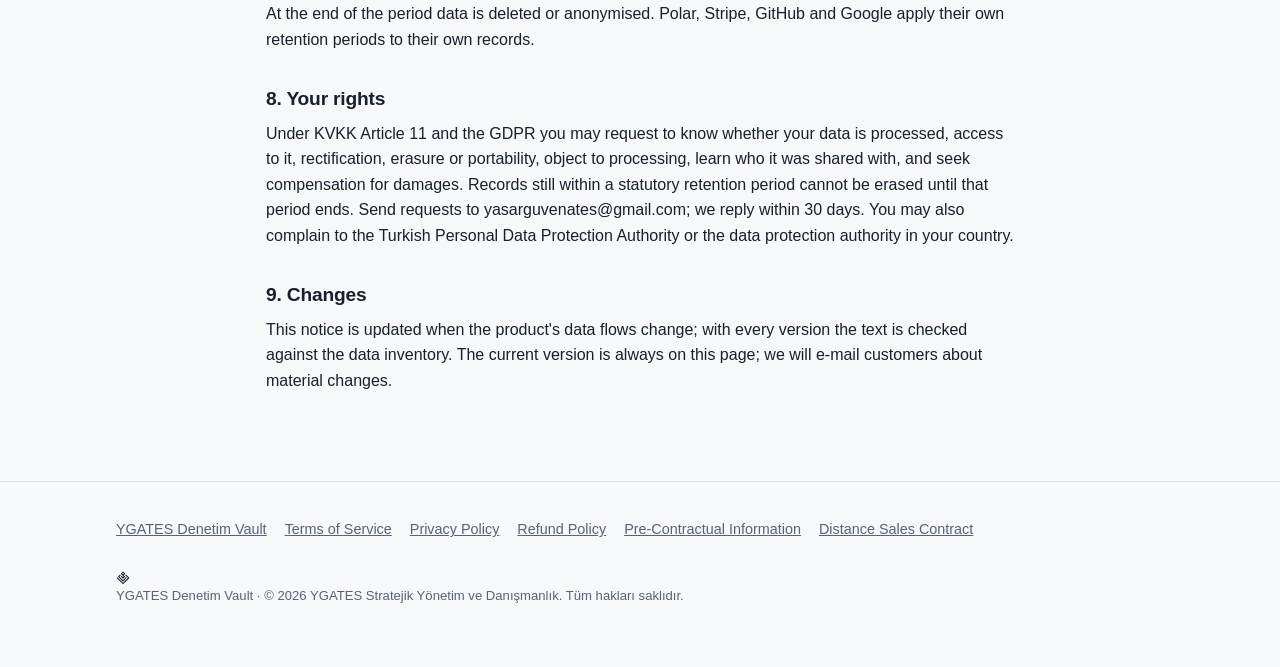
<file: gizlilik.html>
<!doctype html>
<html lang="tr" data-lang="tr">
<head>
<meta charset="utf-8">
<meta http-equiv="Content-Security-Policy" content="default-src 'self'; img-src 'self' data:; object-src 'none'; base-uri 'self'; form-action 'self' https://polar.sh https://*.polar.sh">
<meta name="referrer" content="strict-origin-when-cross-origin">
<meta name="viewport" content="width=device-width, initial-scale=1">
<title>Gizlilik ve KVKK — YGATES Denetim Vault</title>
<link rel="icon" href="favicon.svg" type="image/svg+xml">
<link rel="apple-touch-icon" href="ikon-180.png">
<link rel="stylesheet" href="style.css">
<script src="site.js"></script>
</head>
<body data-yga-urun="YGATES Denetim Vault">
<header class="top">
  <div class="wrap">
    <a class="logo" href="index.html"><span class="logo-mark">DV</span> YGATES Denetim Vault</a>
    <nav class="links">
      <a href="index.html#fiyatlar"><span class="tr">Fiyatlar</span><span class="en">Pricing</span></a>
      <a href="index.html#iletisim"><span class="tr">İletişim</span><span class="en">Contact</span></a>
    </nav>
    <button class="lang-btn" type="button">English</button>
  </div>
</header>

<main class="doc">

<div class="tr">
<h1>Gizlilik Politikası ve KVKK Aydınlatma Metni</h1>
<p class="meta">Sürüm 2.1 · 25.11.2026</p>

<h2>1. Veri sorumlusu</h2>
<p>Yaşar Güven Ateş (gerçek kişi; YGATES Stratejik Yönetim ve Danışmanlık) · Akçaalan Mah. 4242 Nolu Sk. No: 3 Kat: 2, 07500 Serik / Antalya, Türkiye · yasarguvenates@gmail.com ("biz"). Bu metin, 6698 sayılı Kişisel Verilerin Korunması Kanunu (KVKK) m.10 ve AB Genel Veri Koruma Tüzüğü (GDPR) m.13 kapsamında bilgilendirme amacıyla hazırlanmıştır.</p>
<h2>2. Ürün içeriğinizi bize göndermez</h2>
<p>2.1. YGATES Denetim Vault bilgisayarınızda çalışan bir Obsidian klasörüdür. Vault'a girdiğiniz kayıtlar bize gönderilmez; vault'unuza erişimimiz yoktur. Üründe izleme, telemetri veya analitik yoktur.</p>
<p>2.2. Ürünün ağ üzerinden yaptığı istekler yalnız şunlardır:</p>
<div class="table-scroll"><table>
<thead>
<tr>
<th>İstek</th>
<th>Ne gönderilir</th>
<th>Nereye</th>
<th>Ne zaman</th>
</tr>
</thead>
<tbody>
<tr>
<td>Lisans etkinleştirme ve doğrulama</td>
<td>Lisans anahtarı, örnek (instance) kimliği, rastgele üretilen bir etiket (<code>DV-</code> ile başlar; vault adı veya kişisel bilgi içermez)</td>
<td>Polar lisans doğrulama hizmeti (ABD)</td>
<td>İlk kurulumda ve en fazla 30 günde bir</td>
</tr>
<tr>
<td>Sürüm kontrolü</td>
<td>Hiçbir veri gönderilmez; herkese açık sürüm dosyası okunur</td>
<td>Bu web sitesi (GitHub Pages, ABD)</td>
<td>Haftada en fazla bir kez</td>
</tr>
<tr>
<td>Teyit hatırlatma e-postası (isteğe bağlı)</td>
<td>Aksiyon kimliği, aksiyon başlığı, bekleme günü, vade durumu, not adı</td>
<td><strong>Sizin</strong> e-posta sunucunuz ve sizin belirlediğiniz alıcılar</td>
<td>Teyit bekleyen aksiyon olduğunda</td>
</tr>
</tbody>
</table></div>
<p>2.3. İlk iki istekte cihazınızın IP adresi, internetin işleyişi gereği ilgili sunucuya ulaşır ve o sağlayıcının kayıtlarında görünebilir. Biz bu IP adreslerini almayız.</p>
<p>2.4. <strong>E-posta hatırlatmaları:</strong> Bu özelliği açarsanız e-postalar sizin SMTP sunucunuz üzerinden gider ve bize ulaşmaz. Bu işlemede veri sorumlusu siz veya kurumunuzsunuz. Aksiyon başlıklarına kişisel veya gizli bilgi yazmamanızı öneririz.</p>
<p>2.5. <strong>Cihazınızda saklananlar:</strong> Lisans doğrulama durumu, hatırlatma alıcı listesi, gönderim günlüğü ve (isterseniz) SMTP parolası yalnız sizin cihazınızın Obsidian yerel deposunda tutulur. SMTP parolası şifrelenmeden saklanır; cihaz güvenliği sizin sorumluluğunuzdadır. Bu veriler bize gönderilmez.</p>
<h2>3. Bu web sitesi</h2>
<p>Bu site çerez, analitik veya reklam aracı kullanmaz, dış kaynaktan yazı tipi veya betik yüklemez ve form ile veri toplamaz. Site GitHub Pages üzerinde barındırılır; GitHub güvenlik amacıyla ziyaretçilerin IP adresini sunucu kayıtlarında işleyebilir (<a href="https://docs.github.com/en/site-policy/privacy-policies/github-general-privacy-statement">GitHub Gizlilik Bildirimi</a>). Dil tercihiniz yalnız kendi tarayıcınızda saklanır.</p>
<h2>4. Satın alma ve destek sırasında işlenen veriler</h2>
<p>4.1. Online ödemeler, satıcı-kayıtlı (Merchant of Record) olarak Polar (Polar Software, Inc., ABD) tarafından alınır. Kart bilgileriniz bize ulaşmaz; Polar ve onun ödeme altyapı sağlayıcısı Stripe (Stripe, Inc., ABD / Stripe Payments Europe, Ltd, İrlanda) tarafından <a href="https://polar.sh/legal/privacy-policy">kendi gizlilik politikalarına</a> göre işlenir. Polar ve Stripe ABD'de veri işleyebilir; Polar, AEA ve Birleşik Krallık verisi için yeterlilik kararı veya Standart Sözleşme Maddeleri gibi güvenceleri uyguladığını bildirir.</p>
<p>4.2. Polar, siparişi teslim etmemiz için bize şunları iletir: ad soyad, e-posta adresi, ülke, (varsa) şirket adı ve vergi numarası; sipariş numarası, satın alınan lisans veya güncelleme paketi, tutar, tarih ve lisans anahtarı.</p>
<p>4.3. <strong>Ödeme öncesi onay kaydı:</strong> Ödemeden önce verdiğiniz onayların kaydı (onay zamanı, onay metninin sürümü, sipariş numarası ve lisans kimliği) cayma hakkına ilişkin yasal yükümlülüğümüzü ispat etmek için tutulur. Kayıtta adınız ve e-posta adresiniz yer almaz.</p>
<p>4.4. Bize e-posta ile yazarsanız yazışmanın içeriği ve iletişim bilgileriniz işlenir. Kurumsal teklif sürecinde fatura için gereken unvan, adres ve vergi bilgileri işlenir.</p>
<p>4.5. <strong>Pazarlama iletisi göndermeyiz.</strong> Size yalnız siparişiniz, lisansınız, güncellemeler ve destek talebiniz hakkında e-posta göndeririz. İleride tanıtım veya duyuru e-postası göndermek istersek, önceden ayrı açık onayınızı alırız (6563 sayılı Kanun).</p>
<h2>5. İşleme amaçları ve hukuki sebepler</h2>
<div class="table-scroll"><table>
<thead>
<tr>
<th>Amaç</th>
<th>Hukuki sebep (KVKK m.5 / GDPR m.6)</th>
</tr>
</thead>
<tbody>
<tr>
<td>Lisansın ve indirme bağlantısının teslimi, lisans etkinleştirme ve doğrulaması</td>
<td>Sözleşmenin kurulması ve ifası</td>
</tr>
<tr>
<td>Sipariş, lisans, güncelleme ve destek e-postaları</td>
<td>Sözleşmenin ifası</td>
</tr>
<tr>
<td>Destek taleplerinin yanıtlanması</td>
<td>Sözleşmenin ifası; meşru menfaat</td>
</tr>
<tr>
<td>Ödeme öncesi onay kaydının ve cayma bilgilendirmesinin ispatı</td>
<td>Hukuki yükümlülük; bir hakkın tesisi ve korunması</td>
</tr>
<tr>
<td>Fatura, muhasebe ve yasal saklama yükümlülükleri</td>
<td>Hukuki yükümlülük</td>
</tr>
<tr>
<td>Lisans ihlallerinin önlenmesi, hukuki taleplerin kurulması ve savunulması</td>
<td>Meşru menfaat; bir hakkın tesisi, kullanılması ve korunması</td>
</tr>
</tbody>
</table></div>
<h2>6. Aktarım ve yurt dışına aktarım</h2>
<p>6.1. Veriler yalnız şu taraflarla paylaşılır:
- <strong>Polar (Polar Software, Inc., ABD):</strong> ödeme, fatura, vergi ve lisans doğrulaması; ödeme işleme için Stripe kullanır (ABD, İrlanda).
- <strong>E-posta hizmet sağlayıcımız (Google LLC, Gmail, ABD):</strong> sizinle yazışma.
- <strong>GitHub, Inc. (ABD):</strong> web sitesinin barındırılması ve sürüm dosyası.
- <strong>Cloudflare, Inc. (ABD):</strong> ödeme öncesi onay kaydının saklanması (4.3) ve onay sayfasında otomatik kötüye kullanıma karşı güvenlik doğrulaması (Turnstile); kayıtta ad ve e-posta yer almaz, onay sırasında IP adresi teknik olarak sunucuya ulaşır ve kayda yazılmaz.
- <strong>Yetkili kamu kurum ve kuruluşları:</strong> yasal zorunluluk halinde.</p>
<p>6.2. Bu sağlayıcılar yurt dışında bulunduğundan satın alma, lisans doğrulaması ve yazışma sırasında verileriniz <strong>Türkiye dışına aktarılır</strong>. Bu aktarımlar, siparişin ve lisans sözleşmesinin kurulması ve ifası için zorunlu olup arızi niteliktedir; KVKK m.9/6 uyarınca yapılır. Sürekli nitelik kazanan aktarımlarda m.9 kapsamındaki uygun güvenceler (standart sözleşme ve Kurul'a bildirimi) uygulanır. AB/AEA'dan yapılan aktarımlar için GDPR'ın aktarım kuralları uygulanır.</p>
<p>6.3. Verilerinizi satmayız, reklam amacıyla paylaşmayız.</p>
<h2>7. Saklama süreleri</h2>
<div class="table-scroll"><table>
<thead>
<tr>
<th>Veri</th>
<th>Süre</th>
<th>Dayanak</th>
</tr>
</thead>
<tbody>
<tr>
<td>Sipariş, fatura ve lisans kayıtları</td>
<td>Satış tarihinden itibaren 10 yıl</td>
<td>6102 sayılı TTK m.82; 213 sayılı VUK</td>
</tr>
<tr>
<td>Ödeme öncesi onay kayıtları</td>
<td>En az 3 yıl; uyuşmazlık riski için 10 yıl</td>
<td>Mesafeli Sözleşmeler Yön. m.20; zamanaşımı</td>
</tr>
<tr>
<td>Destek yazışmaları</td>
<td>Son yazışmadan itibaren 3 yıl</td>
<td>Meşru menfaat</td>
</tr>
<tr>
<td>Cihazınızdaki yerel veriler (2.5)</td>
<td>Siz silene kadar</td>
<td>Sizin kontrolünüzde</td>
</tr>
</tbody>
</table></div>
<p>Süre sonunda veriler silinir veya anonim hale getirilir. Polar, Stripe, GitHub ve Google'ın kendi kayıtları için kendi saklama süreleri geçerlidir.</p>
<h2>8. Haklarınız</h2>
<p>KVKK m.11 ve GDPR kapsamında; verilerinizin işlenip işlenmediğini öğrenme, bilgi talep etme, düzeltme, silme, işlemeye itiraz etme, aktarıldığı tarafları öğrenme, veri taşınabilirliği ve zararın giderilmesini talep etme haklarına sahipsiniz. Yasal saklama süresi devam eden kayıtlar, süre bitene kadar silinemez. Taleplerinizi yasarguvenates@gmail.com adresine iletebilirsiniz; en geç 30 gün içinde yanıtlanır. Kişisel Verileri Koruma Kurulu'na veya bulunduğunuz ülkenin veri koruma otoritesine şikâyet hakkınız saklıdır.</p>
<h2>9. Değişiklikler</h2>
<p>Bu metin, ürünün veri akışları değiştiğinde güncellenir; her sürümde metin veri envanteriyle karşılaştırılır. Güncel sürüm her zaman bu sayfadadır; önemli değişiklikleri müşterilerimize e-posta ile bildiririz.</p>
</div>

<div class="en">
<h1>Privacy Policy</h1>
<p class="meta">Version 2.1 · 2026-11-25</p>

<h2>1. Data controller</h2>
<p>Yaşar Güven Ateş (natural person; YGATES Stratejik Yönetim ve Danışmanlık) · Akçaalan Mah. 4242 Nolu Sk. No: 3 Kat: 2, 07500 Serik / Antalya, Türkiye · yasarguvenates@gmail.com ("we"). This notice is provided under the Turkish Personal Data Protection Law No. 6698 (KVKK), Art. 10, and the EU General Data Protection Regulation (GDPR), Art. 13.</p>
<h2>2. The product does not send your content to us</h2>
<p>2.1. YGATES Denetim Vault is an Obsidian folder that runs on your computer. Records you enter into the vault are not sent to us, and we have no access to your vault. The product contains no tracking, telemetry or analytics.</p>
<p>2.2. The only network requests the product makes are:</p>
<div class="table-scroll"><table>
<thead>
<tr>
<th>Request</th>
<th>What is sent</th>
<th>Where</th>
<th>When</th>
</tr>
</thead>
<tbody>
<tr>
<td>License activation and validation</td>
<td>License key, instance ID, a randomly generated label (starts with <code>DV-</code>; contains no vault name or personal information)</td>
<td>Polar license validation service (USA)</td>
<td>At first setup and at most every 30 days</td>
</tr>
<tr>
<td>Version check</td>
<td>Nothing is sent; a public version file is read</td>
<td>This website (GitHub Pages, USA)</td>
<td>At most once a week</td>
</tr>
<tr>
<td>Confirmation reminder e-mail (optional)</td>
<td>Action ID, action title, days pending, due-date status, note name</td>
<td><strong>Your</strong> e-mail server and the recipients you choose</td>
<td>When actions are awaiting confirmation</td>
</tr>
</tbody>
</table></div>
<p>2.3. With the first two requests your device's IP address, as part of how the internet works, reaches the server concerned and may appear in that provider's logs. We do not receive these IP addresses.</p>
<p>2.4. <strong>E-mail reminders:</strong> if you enable this feature, e-mails are sent through your own SMTP server and do not reach us. You or your organization are the controller for this processing. We recommend not putting personal or confidential information in action titles.</p>
<p>2.5. <strong>Stored on your device:</strong> the license validation status, the reminder recipient list, the sending log and (if you choose) the SMTP password are kept only in the Obsidian local store of your own device. The SMTP password is stored unencrypted; device security is your responsibility. This data is not sent to us.</p>
<h2>3. This website</h2>
<p>This website uses no cookies, analytics or advertising tools, loads no external fonts or scripts, and has no data-collection forms. It is hosted on GitHub Pages; GitHub may process visitors' IP addresses in server logs for security purposes (<a href="https://docs.github.com/en/site-policy/privacy-policies/github-general-privacy-statement">GitHub Privacy Statement</a>). Your language preference is stored only in your own browser.</p>
<h2>4. Data processed when you buy and ask for support</h2>
<p>4.1. Online payments are taken by Polar (Polar Software, Inc., USA) as merchant of record. Your card details never reach us; they are processed by Polar and its payment infrastructure provider Stripe (Stripe, Inc., USA / Stripe Payments Europe, Ltd, Ireland) under <a href="https://polar.sh/legal/privacy-policy">their own privacy policies</a>. Polar and Stripe may process data in the USA; Polar states that for EEA and UK data it relies on adequacy decisions or safeguards such as Standard Contractual Clauses.</p>
<p>4.2. Polar shares with us what we need to fulfil your order: name, e-mail address, country, (if provided) company name and tax ID; order number, license or update pack purchased, amount, date and license key.</p>
<p>4.3. <strong>Pre-payment consent record:</strong> a record of the consent you give before payment (time of consent, version of the consent text, order number and license ID) is kept to prove our statutory obligations concerning the right of withdrawal. The record does not contain your name or e-mail address.</p>
<p>4.4. If you e-mail us, we process your message and contact details. For corporate quotes we process the company name, address and tax details needed for invoicing.</p>
<p>4.5. <strong>We do not send marketing messages.</strong> We e-mail you only about your order, license, updates and support requests. If we ever wish to send promotional or announcement e-mails, we will first obtain your separate express consent (Law No. 6563).</p>
<h2>5. Purposes and legal bases</h2>
<div class="table-scroll"><table>
<thead>
<tr>
<th>Purpose</th>
<th>Legal basis (KVKK Art. 5 / GDPR Art. 6)</th>
</tr>
</thead>
<tbody>
<tr>
<td>Delivering the license and download link; license activation and validation</td>
<td>Conclusion and performance of contract</td>
</tr>
<tr>
<td>Order, license, update and support e-mails</td>
<td>Performance of contract</td>
</tr>
<tr>
<td>Answering support requests</td>
<td>Performance of contract; legitimate interest</td>
</tr>
<tr>
<td>Proving the pre-payment consent and the withdrawal information</td>
<td>Legal obligation; establishing and protecting a right</td>
</tr>
<tr>
<td>Invoicing, accounting and legal retention duties</td>
<td>Legal obligation</td>
</tr>
<tr>
<td>Preventing license abuse; establishing and defending legal claims</td>
<td>Legitimate interest; establishing, exercising and protecting a right</td>
</tr>
</tbody>
</table></div>
<h2>6. Sharing and international transfers</h2>
<p>6.1. Data is shared only with:
- <strong>Polar (Polar Software, Inc., USA):</strong> payment, invoicing, tax and license validation; uses Stripe for payment processing (USA, Ireland).
- <strong>Our e-mail provider (Google LLC, Gmail, USA):</strong> correspondence with you.
- <strong>GitHub, Inc. (USA):</strong> hosting the website and the version file.
- <strong>Cloudflare, Inc. (USA):</strong> storing the pre-payment consent record (4.3) and the security check against automated abuse on the consent page (Turnstile); the record contains no name or e-mail, and your IP address technically reaches the server during consent but is not written to the record.
- <strong>Competent public authorities:</strong> where required by law.</p>
<p>6.2. Because these providers are located abroad, your data is <strong>transferred outside Türkiye</strong> when you buy, when the license is validated and when we correspond. These transfers are necessary for concluding and performing the order and the license agreement and are incidental in nature; they are made under Art. 9(6) of the Turkish Personal Data Protection Law (KVKK). Where a transfer becomes regular, the appropriate safeguards under Art. 9 (standard contract and its notification to the Authority) apply. Transfers from the EU/EEA are subject to the GDPR transfer rules.</p>
<p>6.3. We do not sell your data or share it for advertising.</p>
<h2>7. Retention periods</h2>
<div class="table-scroll"><table>
<thead>
<tr>
<th>Data</th>
<th>Period</th>
<th>Basis</th>
</tr>
</thead>
<tbody>
<tr>
<td>Order, invoice and license records</td>
<td>10 years from the date of sale</td>
<td>Turkish Commercial Code No. 6102, Art. 82; Tax Procedure Law No. 213</td>
</tr>
<tr>
<td>Pre-payment consent records</td>
<td>At least 3 years; 10 years for dispute risk</td>
<td>Distance Contracts Regulation, Art. 20; limitation periods</td>
</tr>
<tr>
<td>Support correspondence</td>
<td>3 years after the last message</td>
<td>Legitimate interest</td>
</tr>
<tr>
<td>Local data on your device (2.5)</td>
<td>Until you delete it</td>
<td>Under your control</td>
</tr>
</tbody>
</table></div>
<p>At the end of the period data is deleted or anonymised. Polar, Stripe, GitHub and Google apply their own retention periods to their own records.</p>
<h2>8. Your rights</h2>
<p>Under KVKK Article 11 and the GDPR you may request to know whether your data is processed, access to it, rectification, erasure or portability, object to processing, learn who it was shared with, and seek compensation for damages. Records still within a statutory retention period cannot be erased until that period ends. Send requests to yasarguvenates@gmail.com; we reply within 30 days. You may also complain to the Turkish Personal Data Protection Authority or the data protection authority in your country.</p>
<h2>9. Changes</h2>
<p>This notice is updated when the product's data flows change; with every version the text is checked against the data inventory. The current version is always on this page; we will e-mail customers about material changes.</p>
</div>

</main>

<footer>
  <div class="wrap">
    <ul class="u-satir">
      <li><a href="index.html">YGATES Denetim Vault</a></li>
      <li><a href="kosullar.html"><span class="tr">Kullanım Koşulları</span><span class="en">Terms of Service</span></a></li>
      <li><a href="gizlilik.html"><span class="tr">Gizlilik ve KVKK</span><span class="en">Privacy Policy</span></a></li>
      <li><a href="iade.html"><span class="tr">İade Politikası</span><span class="en">Refund Policy</span></a></li>
      <li><a href="obf.html"><span class="tr">Ön Bilgilendirme Formu</span><span class="en">Pre-Contractual Information</span></a></li>
      <li><a href="mss.html"><span class="tr">Mesafeli Satış Sözleşmesi</span><span class="en">Distance Sales Contract</span></a></li>
    </ul>
    <p class="disclaimer"><img class="u-telif-ikon" src="favicon.svg" alt="YGATES" width="14" height="14"><span data-yga-telif>© 2026 YGATES Stratejik Yönetim ve Danışmanlık. Tüm hakları saklıdır.</span></p>
  </div>
</footer>
<script src="marka.js" defer></script>
</body>
</html>
</file>
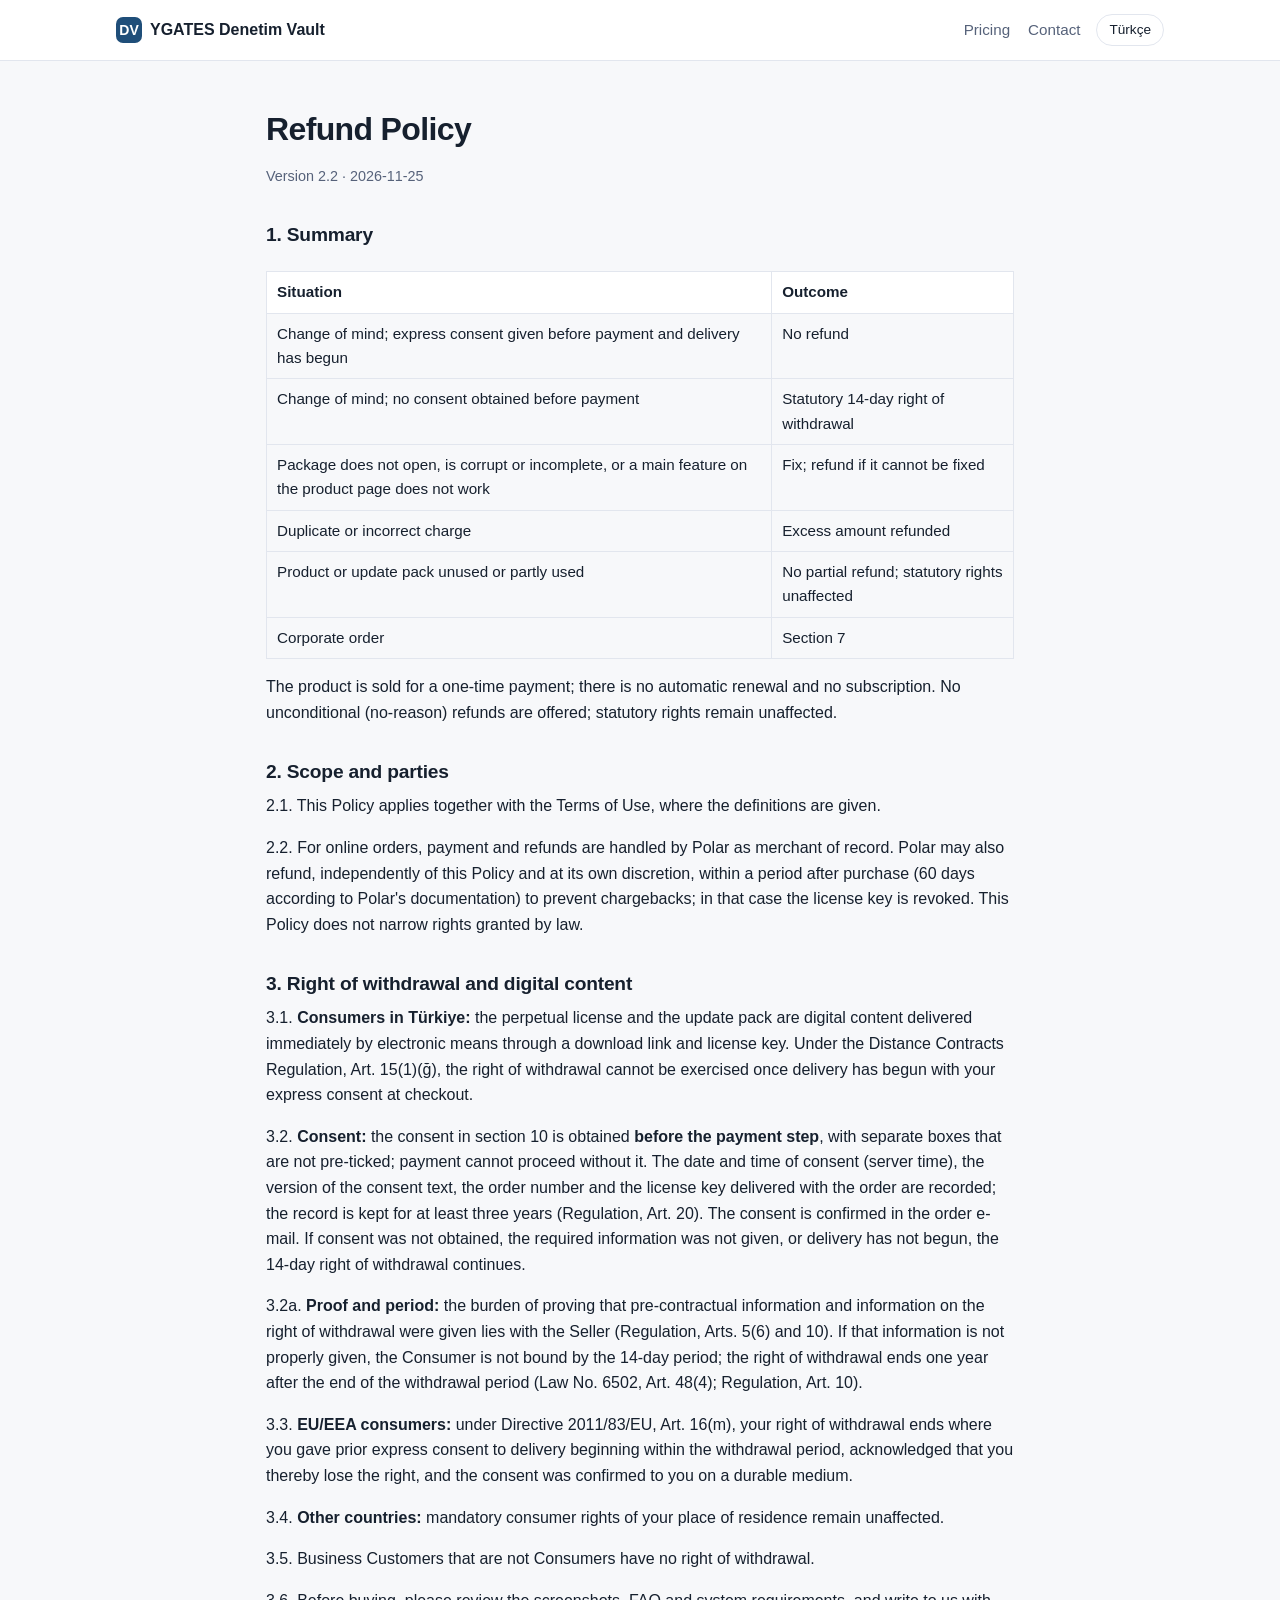
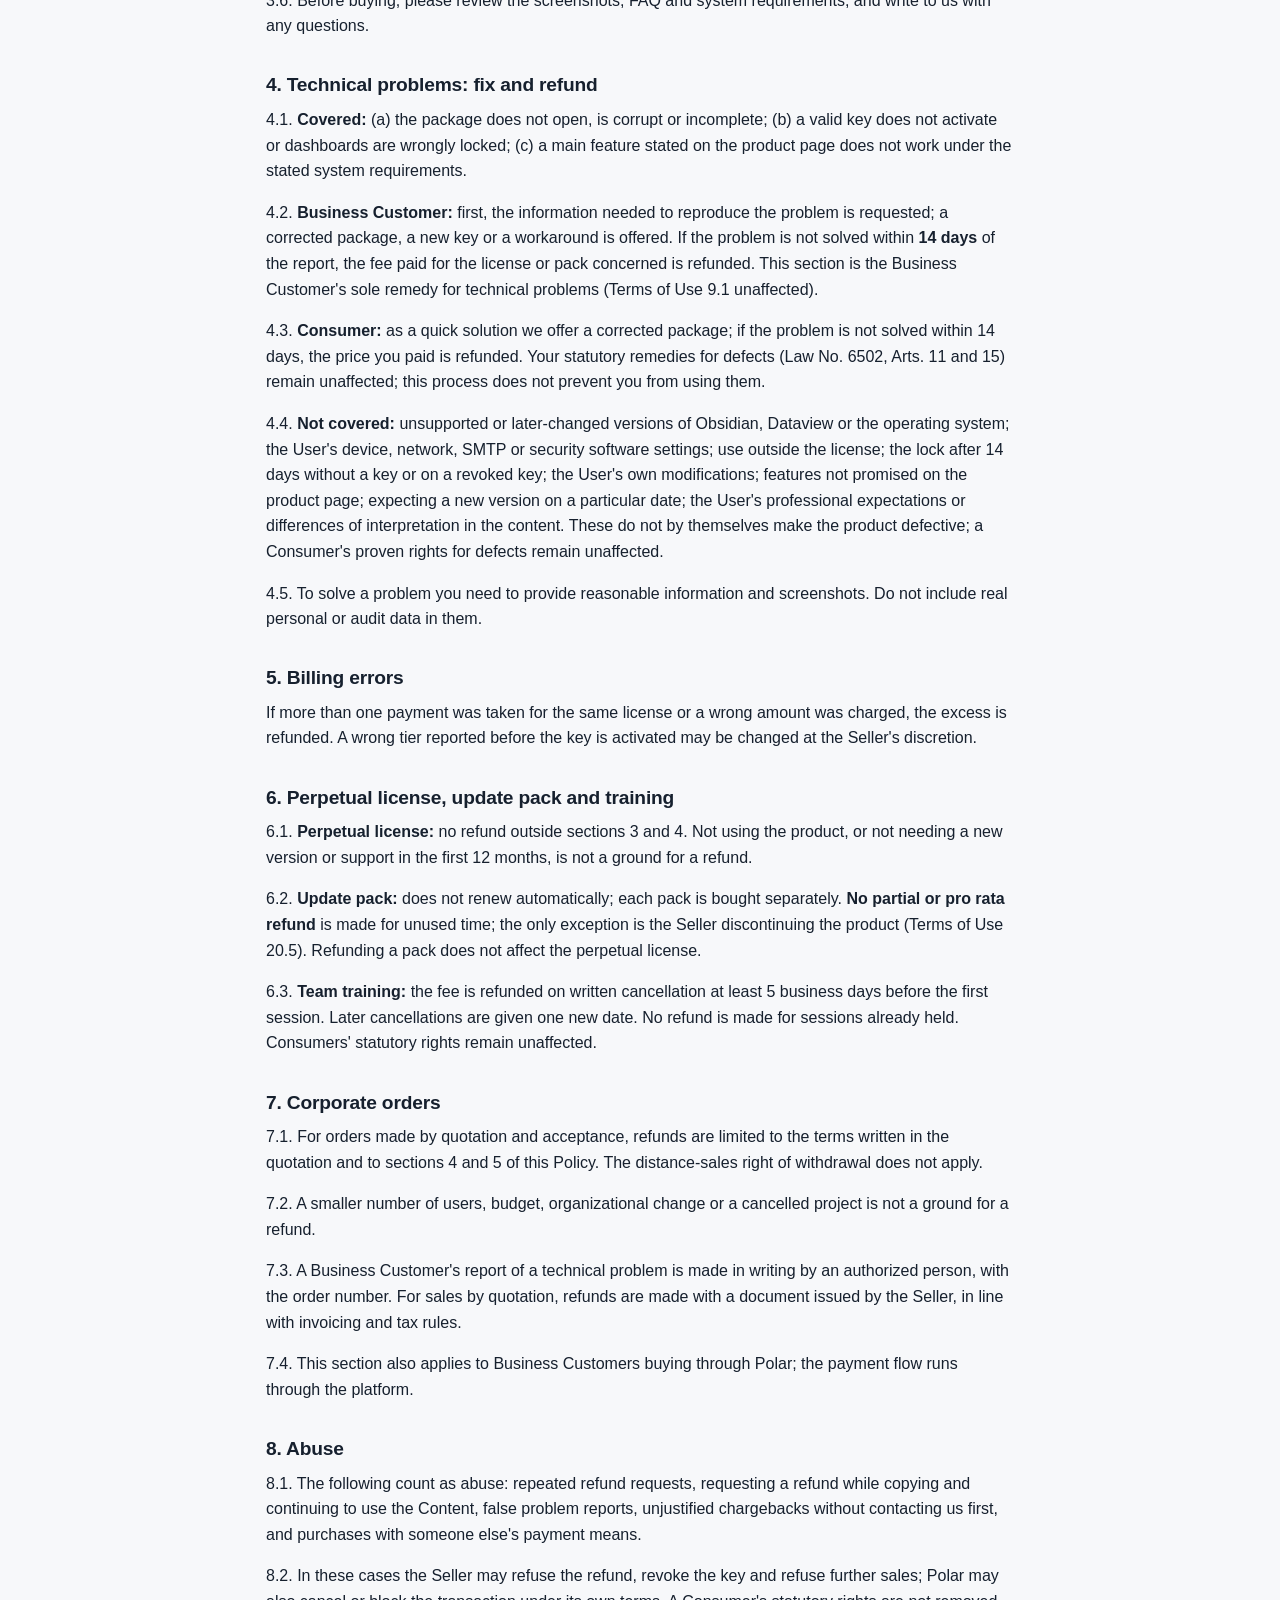
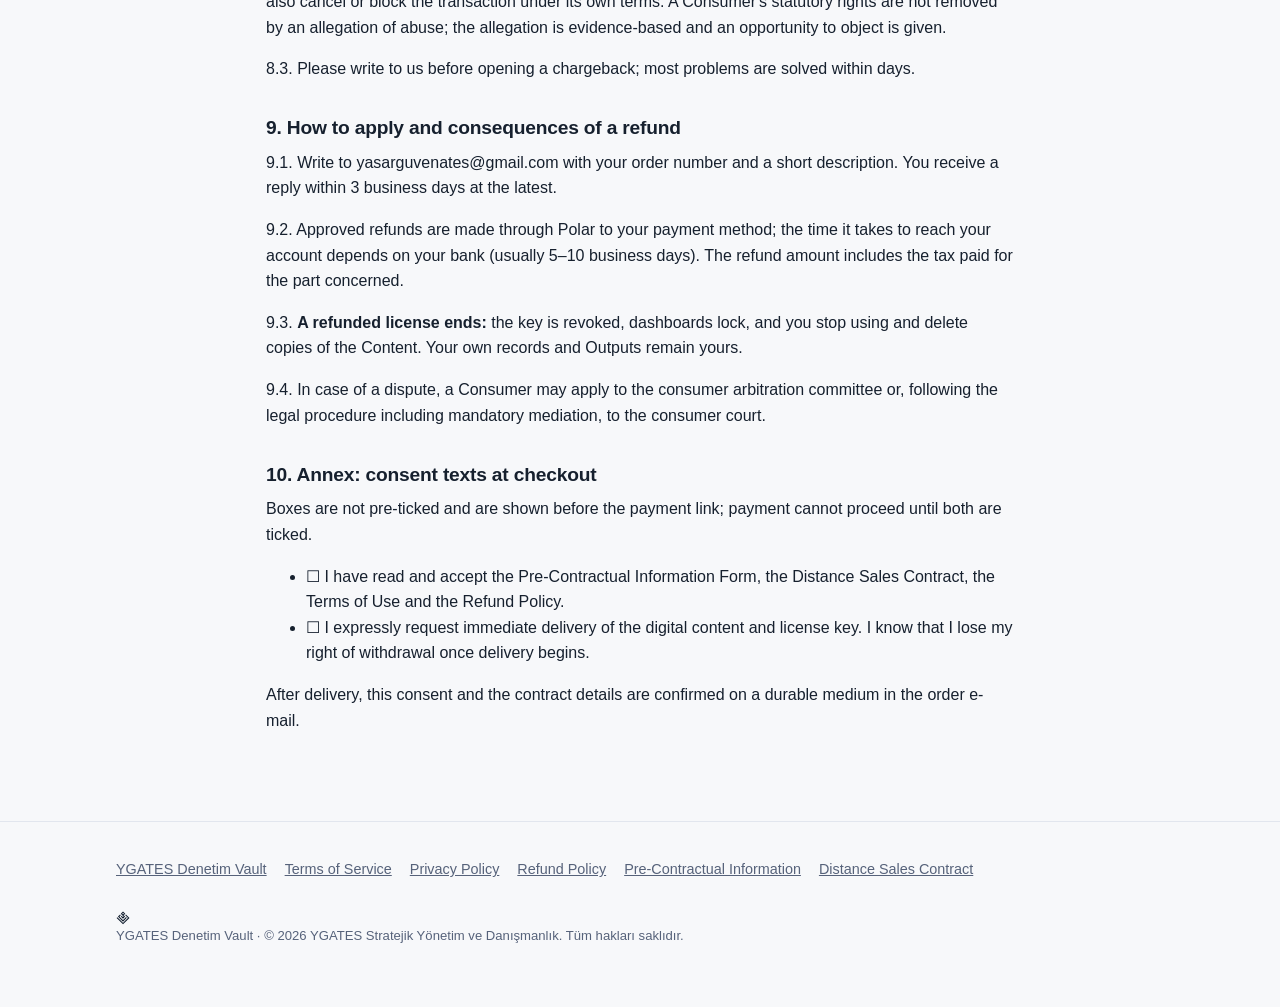
<file: iade.html>
<!doctype html>
<html lang="tr" data-lang="tr">
<head>
<meta charset="utf-8">
<meta http-equiv="Content-Security-Policy" content="default-src 'self'; img-src 'self' data:; object-src 'none'; base-uri 'self'; form-action 'self' https://polar.sh https://*.polar.sh">
<meta name="referrer" content="strict-origin-when-cross-origin">
<meta name="viewport" content="width=device-width, initial-scale=1">
<title>İade Politikası — YGATES Denetim Vault</title>
<link rel="icon" href="favicon.svg" type="image/svg+xml">
<link rel="apple-touch-icon" href="ikon-180.png">
<link rel="stylesheet" href="style.css">
<script src="site.js"></script>
</head>
<body data-yga-urun="YGATES Denetim Vault">
<header class="top">
  <div class="wrap">
    <a class="logo" href="index.html"><span class="logo-mark">DV</span> YGATES Denetim Vault</a>
    <nav class="links">
      <a href="index.html#fiyatlar"><span class="tr">Fiyatlar</span><span class="en">Pricing</span></a>
      <a href="index.html#iletisim"><span class="tr">İletişim</span><span class="en">Contact</span></a>
    </nav>
    <button class="lang-btn" type="button">English</button>
  </div>
</header>

<main class="doc">

<div class="tr">
<h1>İade Politikası</h1>
<p class="meta">Sürüm 2.2 · 25.11.2026</p>

<h2>1. Özet</h2>
<div class="table-scroll"><table>
<thead>
<tr>
<th>Durum</th>
<th>Sonuç</th>
</tr>
</thead>
<tbody>
<tr>
<td>Fikrimi değiştirdim; ödemeden önce açık onay verdim ve teslim başladı</td>
<td>İade yok</td>
</tr>
<tr>
<td>Fikrimi değiştirdim; ödemeden önce onay alınmadı</td>
<td>Yasal 14 günlük cayma hakkı</td>
</tr>
<tr>
<td>Paket açılmıyor, bozuk, eksik veya ürün sayfasındaki başlıca özellik çalışmıyor</td>
<td>Çözüm; çözülemezse iade</td>
</tr>
<tr>
<td>Mükerrer veya hatalı tahsilat</td>
<td>Fazla tutar iade edilir</td>
</tr>
<tr>
<td>Ürünü veya güncelleme paketini kullanmadım, kısmen kullandım</td>
<td>Kısmi iade yok; yasal haklar saklı</td>
</tr>
<tr>
<td>Kurumsal sipariş</td>
<td>7. madde</td>
</tr>
</tbody>
</table></div>
<p>Ürün tek seferlik satılır; otomatik yenileme ve abonelik yoktur. Koşulsuz (gerekçesiz) iade uygulanmaz; yasal haklar saklıdır.</p>
<h2>2. Kapsam ve taraflar</h2>
<p>2.1. Bu Politika, Kullanım Koşulları'yla birlikte uygulanır; tanımlar orada verilmiştir.</p>
<p>2.2. Online siparişlerde ödeme ve iade işlemini satıcı-kayıtlı (Merchant of Record) olarak Polar yapar. Polar, ters ibrazı (chargeback) önlemek için bu Politika'dan bağımsız olarak, kendi takdiriyle ve satın alımdan sonra belirli bir süre içinde (Polar belgelerinde 60 gün) iade yapabilir; bu halde lisans anahtarı iptal edilir. Bu Politika, yasanın tanıdığı hakları daraltmaz.</p>
<h2>3. Cayma hakkı ve dijital içerik</h2>
<p>3.1. <strong>Türkiye'deki Tüketici:</strong> Süresiz lisans ve güncelleme paketi, indirme bağlantısı ve lisans anahtarıyla elektronik ortamda anında teslim edilen dijital içeriktir. Mesafeli Sözleşmeler Yönetmeliği m.15/1-(ğ) uyarınca, ödeme adımındaki açık onayınızla teslim başladıktan sonra cayma hakkı kullanılamaz.</p>
<p>3.2. <strong>Onay:</strong> 10. maddedeki onay <strong>ödeme adımından önce</strong>, ayrı ve önceden işaretlenmemiş kutularla alınır; onay verilmeden ödemeye geçilemez. Onayın tarihi ve saati (sunucu saatiyle), onay metninin sürümü, sipariş numarası ve siparişle teslim edilen lisans anahtarı kayıt altına alınır; kayıt en az üç yıl saklanır (Yönetmelik m.20). Onay sipariş e-postasıyla teyit edilir. Onay alınmamışsa, gerekli bilgilendirme yapılmamışsa veya teslim başlamamışsa 14 günlük cayma hakkı devam eder.</p>
<p>3.2a. <strong>İspat ve süre:</strong> Ön bilgilendirmenin ve cayma bilgilendirmesinin yapıldığını ispat yükü Satıcı'dadır (Yönetmelik m.5/6 ve m.10). Bilgilendirme gereği gibi yapılmazsa Tüketici 14 günlük süreyle bağlı olmaz; cayma hakkı, cayma süresinin bittiği tarihten itibaren bir yıl sonra sona erer (6502 sayılı Kanun m.48/4; Yönetmelik m.10).</p>
<p>3.3. <strong>AB/AEA Tüketicisi:</strong> Direktif 2011/83/AB m.16(m) uyarınca; teslimin cayma süresi içinde başlamasına önceden açık onay verdiğinizde, bu şekilde cayma hakkınızı kaybettiğinizi kabul ettiğinizde ve onay kalıcı veri saklayıcısıyla size teyit edildiğinde cayma hakkınız sona erer.</p>
<p>3.4. <strong>Diğer ülkeler:</strong> Yerleşim yerinizdeki emredici tüketici hakları saklıdır.</p>
<p>3.5. Tüketici sıfatı taşımayan Kurumsal Müşteriler için cayma hakkı yoktur.</p>
<p>3.6. Satın almadan önce ekran görüntülerini, SSS'yi ve sistem gereksinimlerini inceleyin, sorularınızı bize yazın.</p>
<h2>4. Teknik sorunda çözüm ve iade</h2>
<p>4.1. <strong>Kapsam:</strong> (a) paketin açılmaması, bozuk veya eksik olması; (b) geçerli anahtarın etkinleşmemesi veya panoların haksız kilitlenmesi; (c) ürün sayfasında belirtilen başlıca özelliğin belirtilen sistem gereksinimlerinde çalışmaması.</p>
<p>4.2. <strong>Kurumsal Müşteri:</strong> Önce sorunun yeniden üretilmesi için gereken bilgi istenir; düzeltilmiş paket, yeni anahtar veya kullanım yolu sunulur. Sorun bildirimden itibaren <strong>14 gün</strong> içinde giderilemezse ilgili lisans veya paket için ödenen bedel iade edilir. Bu madde Kurumsal Müşteri için teknik sorunlarda başvurulacak tek yoldur (Kullanım Koşulları m.9.1 saklıdır).</p>
<p>4.3. <strong>Tüketici:</strong> Hızlı çözüm olarak düzeltilmiş paket sunarız; 14 gün içinde sorun giderilemezse ödediğiniz bedel iade edilir. Ayıp halinde yasal seçimlik haklarınız (6502 sayılı Kanun m.11 ve m.15) saklıdır; bu süreç onları kullanmanıza engel değildir.</p>
<p>4.4. <strong>Kapsam dışı:</strong> Obsidian'ın, Dataview'in veya işletim sisteminin desteklenmeyen sürümü ya da sonradan değişmesi; Kullanıcının cihaz, ağ, SMTP veya güvenlik yazılımı ayarları; lisans dışı kullanım; anahtarsız 14 gün sonundaki veya iptal edilmiş anahtardaki kilit; Kullanıcının yaptığı değişiklikler; ürün sayfasında vaat edilmeyen özellikler; belirli bir tarihte yeni sürüm beklentisi; Kullanıcının mesleki beklentisi veya içerikteki yorum farklılıkları. Bunlar ürünün ayıplı olduğu sonucunu tek başına doğurmaz; Tüketicinin ispatlanmış ayıp hakları saklıdır.</p>
<p>4.5. Sorun çözmek için makul bilgi ve ekran görüntüsü vermeniz gerekir. Bu bilgilere gerçek kişisel veya denetim verisi koymayın.</p>
<h2>5. Tahsilat hataları</h2>
<p>Aynı lisans için birden fazla ödeme alındıysa veya yanlış tutar çekildiyse fazla tutar iade edilir. Yanlış kademe seçimi, anahtar etkinleştirilmeden bildirilirse Satıcı'nın takdiriyle değiştirilebilir.</p>
<h2>6. Süresiz lisans, güncelleme paketi ve eğitim</h2>
<p>6.1. <strong>Süresiz lisans:</strong> 3. ve 4. maddeler dışında iade yapılmaz. Ürünün kullanılmaması, ilk 12 ayda yeni sürüm veya destek ihtiyacının doğmaması iade gerekçesi değildir.</p>
<p>6.2. <strong>Güncelleme paketi:</strong> Otomatik yenilenmez; her paket ayrı satın alınır. Kullanılmayan süre için <strong>kısmi veya orantılı iade yapılmaz</strong>; bunun tek istisnası Satıcı'nın ürünü sonlandırmasıdır (Kullanım Koşulları m.20.5). Paketin iadesi süresiz lisansı etkilemez.</p>
<p>6.3. <strong>Ekip eğitimi:</strong> İlk oturumdan en az 5 iş günü önce yazılı iptalde bedel iade edilir. Daha geç iptalde bir kez yeni tarih verilir. Yapılmış oturumlar için iade yoktur. Tüketicinin yasal hakları saklıdır.</p>
<h2>7. Kurumsal siparişler</h2>
<p>7.1. Teklif ve kabulle yapılan siparişlerde iade yalnız teklifte yazılı koşullarla ve bu Politika'nın 4. ve 5. maddeleriyle sınırlıdır. Mesafeli satış cayma hakkı uygulanmaz.</p>
<p>7.2. Kullanıcı sayısı azalması, bütçe, organizasyon değişikliği veya projenin iptali iade gerekçesi değildir.</p>
<p>7.3. Kurumsal Müşterinin teknik sorun bildirimi, sipariş numarasıyla ve yetkili kişi tarafından yazılı yapılır. Teklifli satışta iade Satıcı'nın düzenleyeceği belgeyle, fatura ve vergi mevzuatına uygun olarak yapılır.</p>
<p>7.4. Polar üzerinden alım yapan Kurumsal Müşteriye de bu madde uygulanır; ödeme akışı platform üzerinden yürür.</p>
<h2>8. Kötüye kullanım</h2>
<p>8.1. Şunlar kötüye kullanım sayılır: tekrarlayan iade talepleri, İçeriği kopyalayıp kullanmaya devam ederek iade istemek, sahte sorun bildirimi, önce başvurmadan haksız ters ibraz, başkasının ödeme aracıyla satın alma.</p>
<p>8.2. Bu hallerde Satıcı iadeyi reddedebilir, anahtarı iptal edebilir ve yeni satışı reddedebilir; Polar da kendi koşulları uyarınca işlemi iptal edebilir veya engelleyebilir. Tüketicinin yasal hakları kötüye kullanım iddiasıyla ortadan kaldırılmaz; iddia kanıta dayanır ve itiraz imkânı verilir.</p>
<p>8.3. Ters ibrazdan önce lütfen bize yazın; sorunların çoğu günler içinde çözülür.</p>
<h2>9. Başvuru ve iadenin sonuçları</h2>
<p>9.1. Sipariş numarası ve kısa açıklamayla yasarguvenates@gmail.com adresine yazın. En geç 3 iş günü içinde yanıtlanır.</p>
<p>9.2. Onaylanan iade Polar üzerinden ödeme yönteminize yapılır; hesabınıza geçme süresi bankaya bağlıdır (genellikle 5–10 iş günü). İade tutarı, ilgili kısım için ödenen vergiyi de kapsar.</p>
<p>9.3. <strong>İade edilen lisans sona erer:</strong> Anahtar iptal edilir, panolar kilitlenir, İçeriğin kopyalarını kullanmayı bırakıp silersiniz. Kendi kayıtlarınız ve Çıktılarınız sizde kalır.</p>
<p>9.4. Uyuşmazlıkta Tüketici; tüketici hakem heyetine veya dava şartı arabuluculuk dahil yasal usule uyarak tüketici mahkemesine başvurabilir.</p>
<h2>10. Ek: ödeme adımı onay metinleri</h2>
<p>Kutular önceden işaretlenmez ve ödeme bağlantısından önce gösterilir; ikisi işaretlenmeden ödemeye geçilemez.</p>
<ul>
<li>☐ Ön Bilgilendirme Formu'nu, Mesafeli Satış Sözleşmesi'ni, Kullanım Koşulları'nı ve İade Politikası'nı okudum ve kabul ediyorum.</li>
<li>☐ Dijital içeriğin ve lisans anahtarının hemen teslim edilmesini açıkça istiyorum. Teslim başladığında cayma hakkımı kaybedeceğimi biliyorum.</li>
</ul>
<p>Teslim sonrası sipariş e-postasında bu onay ve sözleşme bilgileri kalıcı veri saklayıcısıyla teyit edilir.</p>
</div>

<div class="en">
<h1>Refund Policy</h1>
<p class="meta">Version 2.2 · 2026-11-25</p>

<h2>1. Summary</h2>
<div class="table-scroll"><table>
<thead>
<tr>
<th>Situation</th>
<th>Outcome</th>
</tr>
</thead>
<tbody>
<tr>
<td>Change of mind; express consent given before payment and delivery has begun</td>
<td>No refund</td>
</tr>
<tr>
<td>Change of mind; no consent obtained before payment</td>
<td>Statutory 14-day right of withdrawal</td>
</tr>
<tr>
<td>Package does not open, is corrupt or incomplete, or a main feature on the product page does not work</td>
<td>Fix; refund if it cannot be fixed</td>
</tr>
<tr>
<td>Duplicate or incorrect charge</td>
<td>Excess amount refunded</td>
</tr>
<tr>
<td>Product or update pack unused or partly used</td>
<td>No partial refund; statutory rights unaffected</td>
</tr>
<tr>
<td>Corporate order</td>
<td>Section 7</td>
</tr>
</tbody>
</table></div>
<p>The product is sold for a one-time payment; there is no automatic renewal and no subscription. No unconditional (no-reason) refunds are offered; statutory rights remain unaffected.</p>
<h2>2. Scope and parties</h2>
<p>2.1. This Policy applies together with the Terms of Use, where the definitions are given.</p>
<p>2.2. For online orders, payment and refunds are handled by Polar as merchant of record. Polar may also refund, independently of this Policy and at its own discretion, within a period after purchase (60 days according to Polar's documentation) to prevent chargebacks; in that case the license key is revoked. This Policy does not narrow rights granted by law.</p>
<h2>3. Right of withdrawal and digital content</h2>
<p>3.1. <strong>Consumers in Türkiye:</strong> the perpetual license and the update pack are digital content delivered immediately by electronic means through a download link and license key. Under the Distance Contracts Regulation, Art. 15(1)(ğ), the right of withdrawal cannot be exercised once delivery has begun with your express consent at checkout.</p>
<p>3.2. <strong>Consent:</strong> the consent in section 10 is obtained <strong>before the payment step</strong>, with separate boxes that are not pre-ticked; payment cannot proceed without it. The date and time of consent (server time), the version of the consent text, the order number and the license key delivered with the order are recorded; the record is kept for at least three years (Regulation, Art. 20). The consent is confirmed in the order e-mail. If consent was not obtained, the required information was not given, or delivery has not begun, the 14-day right of withdrawal continues.</p>
<p>3.2a. <strong>Proof and period:</strong> the burden of proving that pre-contractual information and information on the right of withdrawal were given lies with the Seller (Regulation, Arts. 5(6) and 10). If that information is not properly given, the Consumer is not bound by the 14-day period; the right of withdrawal ends one year after the end of the withdrawal period (Law No. 6502, Art. 48(4); Regulation, Art. 10).</p>
<p>3.3. <strong>EU/EEA consumers:</strong> under Directive 2011/83/EU, Art. 16(m), your right of withdrawal ends where you gave prior express consent to delivery beginning within the withdrawal period, acknowledged that you thereby lose the right, and the consent was confirmed to you on a durable medium.</p>
<p>3.4. <strong>Other countries:</strong> mandatory consumer rights of your place of residence remain unaffected.</p>
<p>3.5. Business Customers that are not Consumers have no right of withdrawal.</p>
<p>3.6. Before buying, please review the screenshots, FAQ and system requirements, and write to us with any questions.</p>
<h2>4. Technical problems: fix and refund</h2>
<p>4.1. <strong>Covered:</strong> (a) the package does not open, is corrupt or incomplete; (b) a valid key does not activate or dashboards are wrongly locked; (c) a main feature stated on the product page does not work under the stated system requirements.</p>
<p>4.2. <strong>Business Customer:</strong> first, the information needed to reproduce the problem is requested; a corrected package, a new key or a workaround is offered. If the problem is not solved within <strong>14 days</strong> of the report, the fee paid for the license or pack concerned is refunded. This section is the Business Customer's sole remedy for technical problems (Terms of Use 9.1 unaffected).</p>
<p>4.3. <strong>Consumer:</strong> as a quick solution we offer a corrected package; if the problem is not solved within 14 days, the price you paid is refunded. Your statutory remedies for defects (Law No. 6502, Arts. 11 and 15) remain unaffected; this process does not prevent you from using them.</p>
<p>4.4. <strong>Not covered:</strong> unsupported or later-changed versions of Obsidian, Dataview or the operating system; the User's device, network, SMTP or security software settings; use outside the license; the lock after 14 days without a key or on a revoked key; the User's own modifications; features not promised on the product page; expecting a new version on a particular date; the User's professional expectations or differences of interpretation in the content. These do not by themselves make the product defective; a Consumer's proven rights for defects remain unaffected.</p>
<p>4.5. To solve a problem you need to provide reasonable information and screenshots. Do not include real personal or audit data in them.</p>
<h2>5. Billing errors</h2>
<p>If more than one payment was taken for the same license or a wrong amount was charged, the excess is refunded. A wrong tier reported before the key is activated may be changed at the Seller's discretion.</p>
<h2>6. Perpetual license, update pack and training</h2>
<p>6.1. <strong>Perpetual license:</strong> no refund outside sections 3 and 4. Not using the product, or not needing a new version or support in the first 12 months, is not a ground for a refund.</p>
<p>6.2. <strong>Update pack:</strong> does not renew automatically; each pack is bought separately. <strong>No partial or pro rata refund</strong> is made for unused time; the only exception is the Seller discontinuing the product (Terms of Use 20.5). Refunding a pack does not affect the perpetual license.</p>
<p>6.3. <strong>Team training:</strong> the fee is refunded on written cancellation at least 5 business days before the first session. Later cancellations are given one new date. No refund is made for sessions already held. Consumers' statutory rights remain unaffected.</p>
<h2>7. Corporate orders</h2>
<p>7.1. For orders made by quotation and acceptance, refunds are limited to the terms written in the quotation and to sections 4 and 5 of this Policy. The distance-sales right of withdrawal does not apply.</p>
<p>7.2. A smaller number of users, budget, organizational change or a cancelled project is not a ground for a refund.</p>
<p>7.3. A Business Customer's report of a technical problem is made in writing by an authorized person, with the order number. For sales by quotation, refunds are made with a document issued by the Seller, in line with invoicing and tax rules.</p>
<p>7.4. This section also applies to Business Customers buying through Polar; the payment flow runs through the platform.</p>
<h2>8. Abuse</h2>
<p>8.1. The following count as abuse: repeated refund requests, requesting a refund while copying and continuing to use the Content, false problem reports, unjustified chargebacks without contacting us first, and purchases with someone else's payment means.</p>
<p>8.2. In these cases the Seller may refuse the refund, revoke the key and refuse further sales; Polar may also cancel or block the transaction under its own terms. A Consumer's statutory rights are not removed by an allegation of abuse; the allegation is evidence-based and an opportunity to object is given.</p>
<p>8.3. Please write to us before opening a chargeback; most problems are solved within days.</p>
<h2>9. How to apply and consequences of a refund</h2>
<p>9.1. Write to yasarguvenates@gmail.com with your order number and a short description. You receive a reply within 3 business days at the latest.</p>
<p>9.2. Approved refunds are made through Polar to your payment method; the time it takes to reach your account depends on your bank (usually 5–10 business days). The refund amount includes the tax paid for the part concerned.</p>
<p>9.3. <strong>A refunded license ends:</strong> the key is revoked, dashboards lock, and you stop using and delete copies of the Content. Your own records and Outputs remain yours.</p>
<p>9.4. In case of a dispute, a Consumer may apply to the consumer arbitration committee or, following the legal procedure including mandatory mediation, to the consumer court.</p>
<h2>10. Annex: consent texts at checkout</h2>
<p>Boxes are not pre-ticked and are shown before the payment link; payment cannot proceed until both are ticked.</p>
<ul>
<li>☐ I have read and accept the Pre-Contractual Information Form, the Distance Sales Contract, the Terms of Use and the Refund Policy.</li>
<li>☐ I expressly request immediate delivery of the digital content and license key. I know that I lose my right of withdrawal once delivery begins.</li>
</ul>
<p>After delivery, this consent and the contract details are confirmed on a durable medium in the order e-mail.</p>
</div>

</main>

<footer>
  <div class="wrap">
    <ul class="u-satir">
      <li><a href="index.html">YGATES Denetim Vault</a></li>
      <li><a href="kosullar.html"><span class="tr">Kullanım Koşulları</span><span class="en">Terms of Service</span></a></li>
      <li><a href="gizlilik.html"><span class="tr">Gizlilik ve KVKK</span><span class="en">Privacy Policy</span></a></li>
      <li><a href="iade.html"><span class="tr">İade Politikası</span><span class="en">Refund Policy</span></a></li>
      <li><a href="obf.html"><span class="tr">Ön Bilgilendirme Formu</span><span class="en">Pre-Contractual Information</span></a></li>
      <li><a href="mss.html"><span class="tr">Mesafeli Satış Sözleşmesi</span><span class="en">Distance Sales Contract</span></a></li>
    </ul>
    <p class="disclaimer"><img class="u-telif-ikon" src="favicon.svg" alt="YGATES" width="14" height="14"><span data-yga-telif>© 2026 YGATES Stratejik Yönetim ve Danışmanlık. Tüm hakları saklıdır.</span></p>
  </div>
</footer>
<script src="marka.js" defer></script>
</body>
</html>
</file>
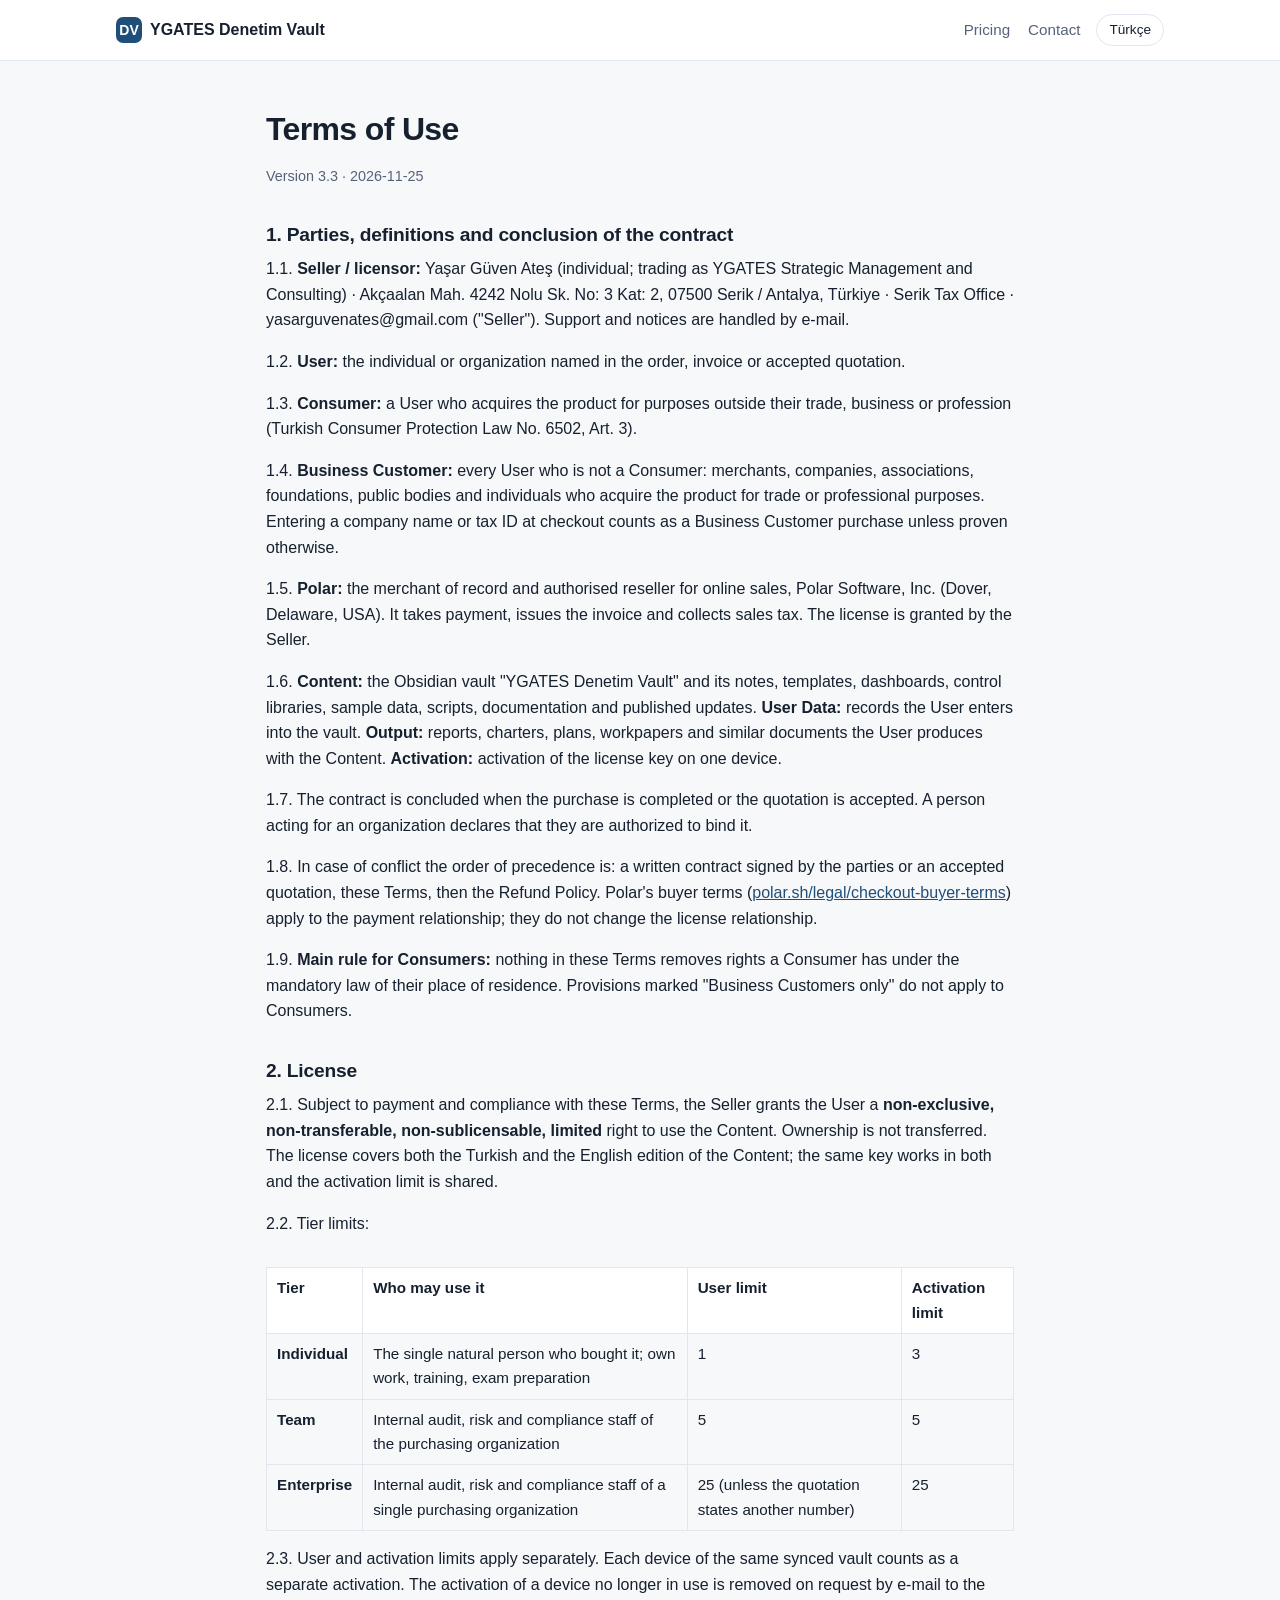
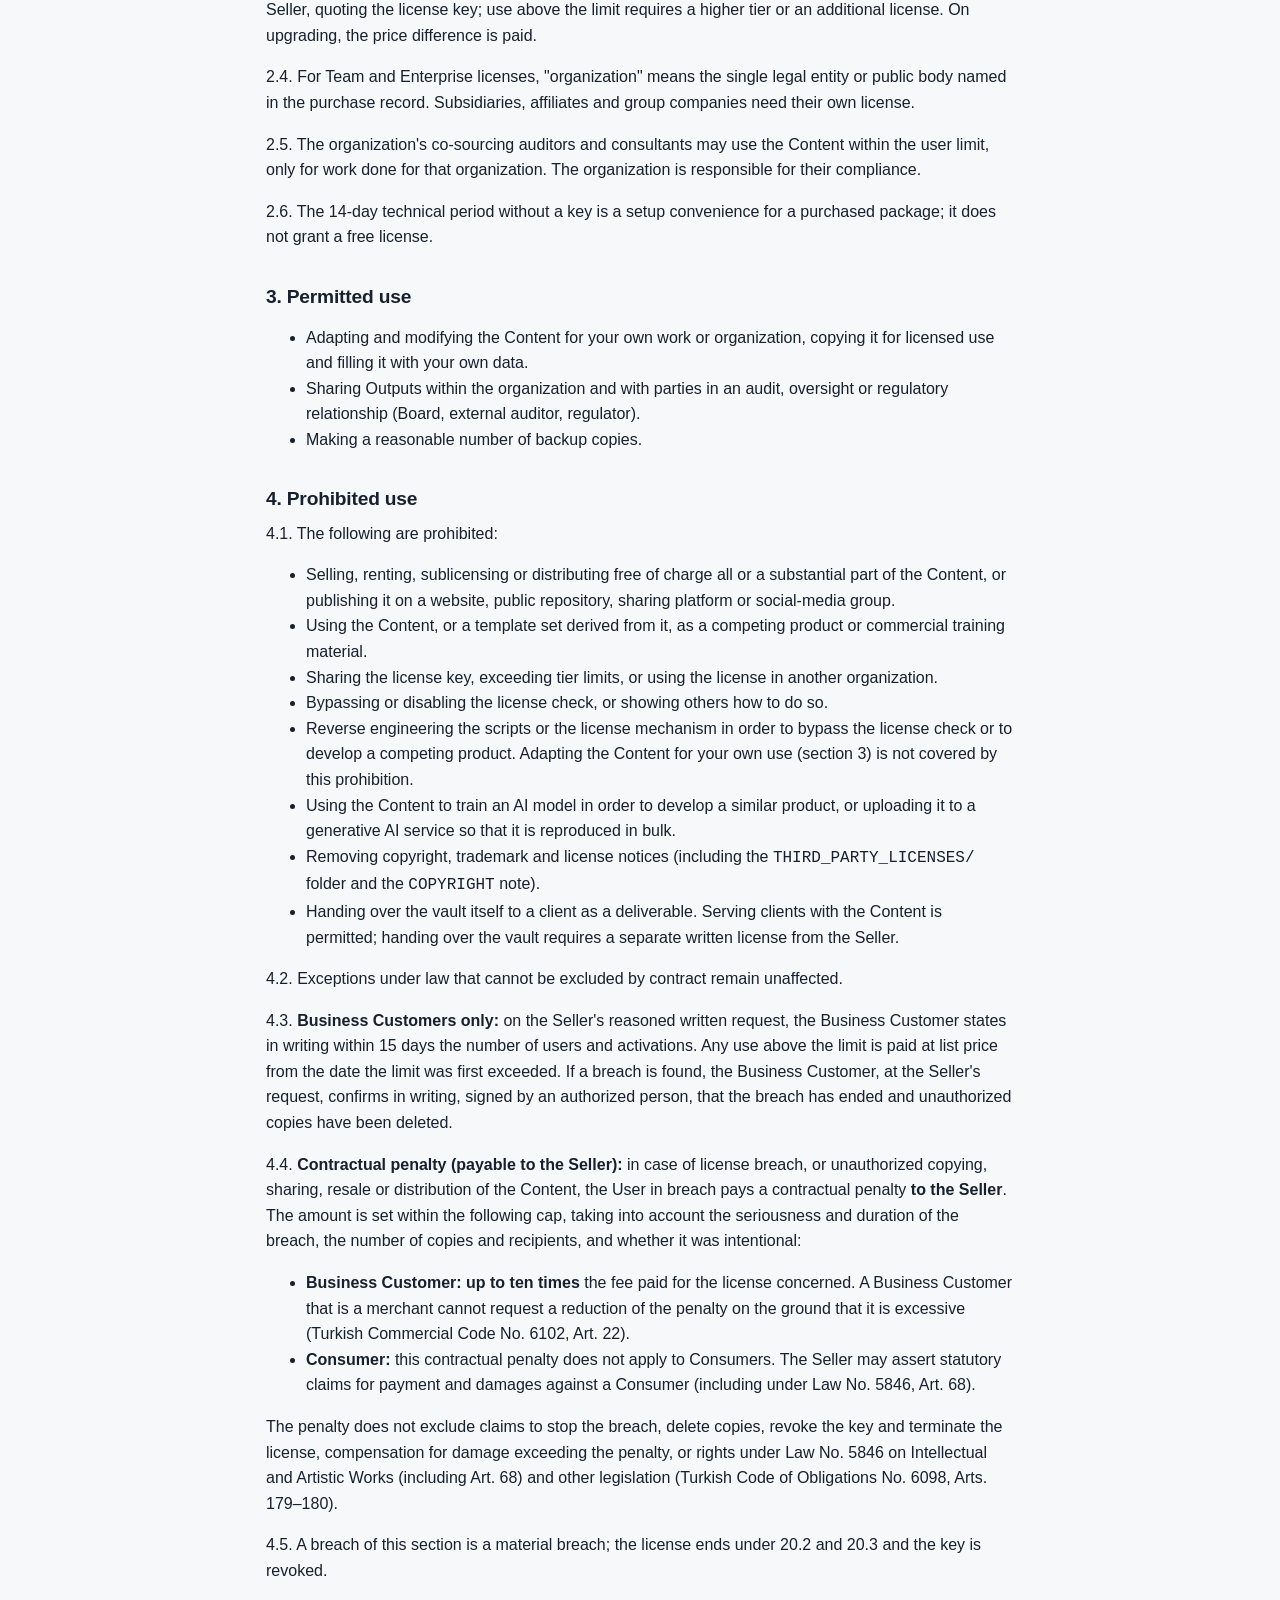
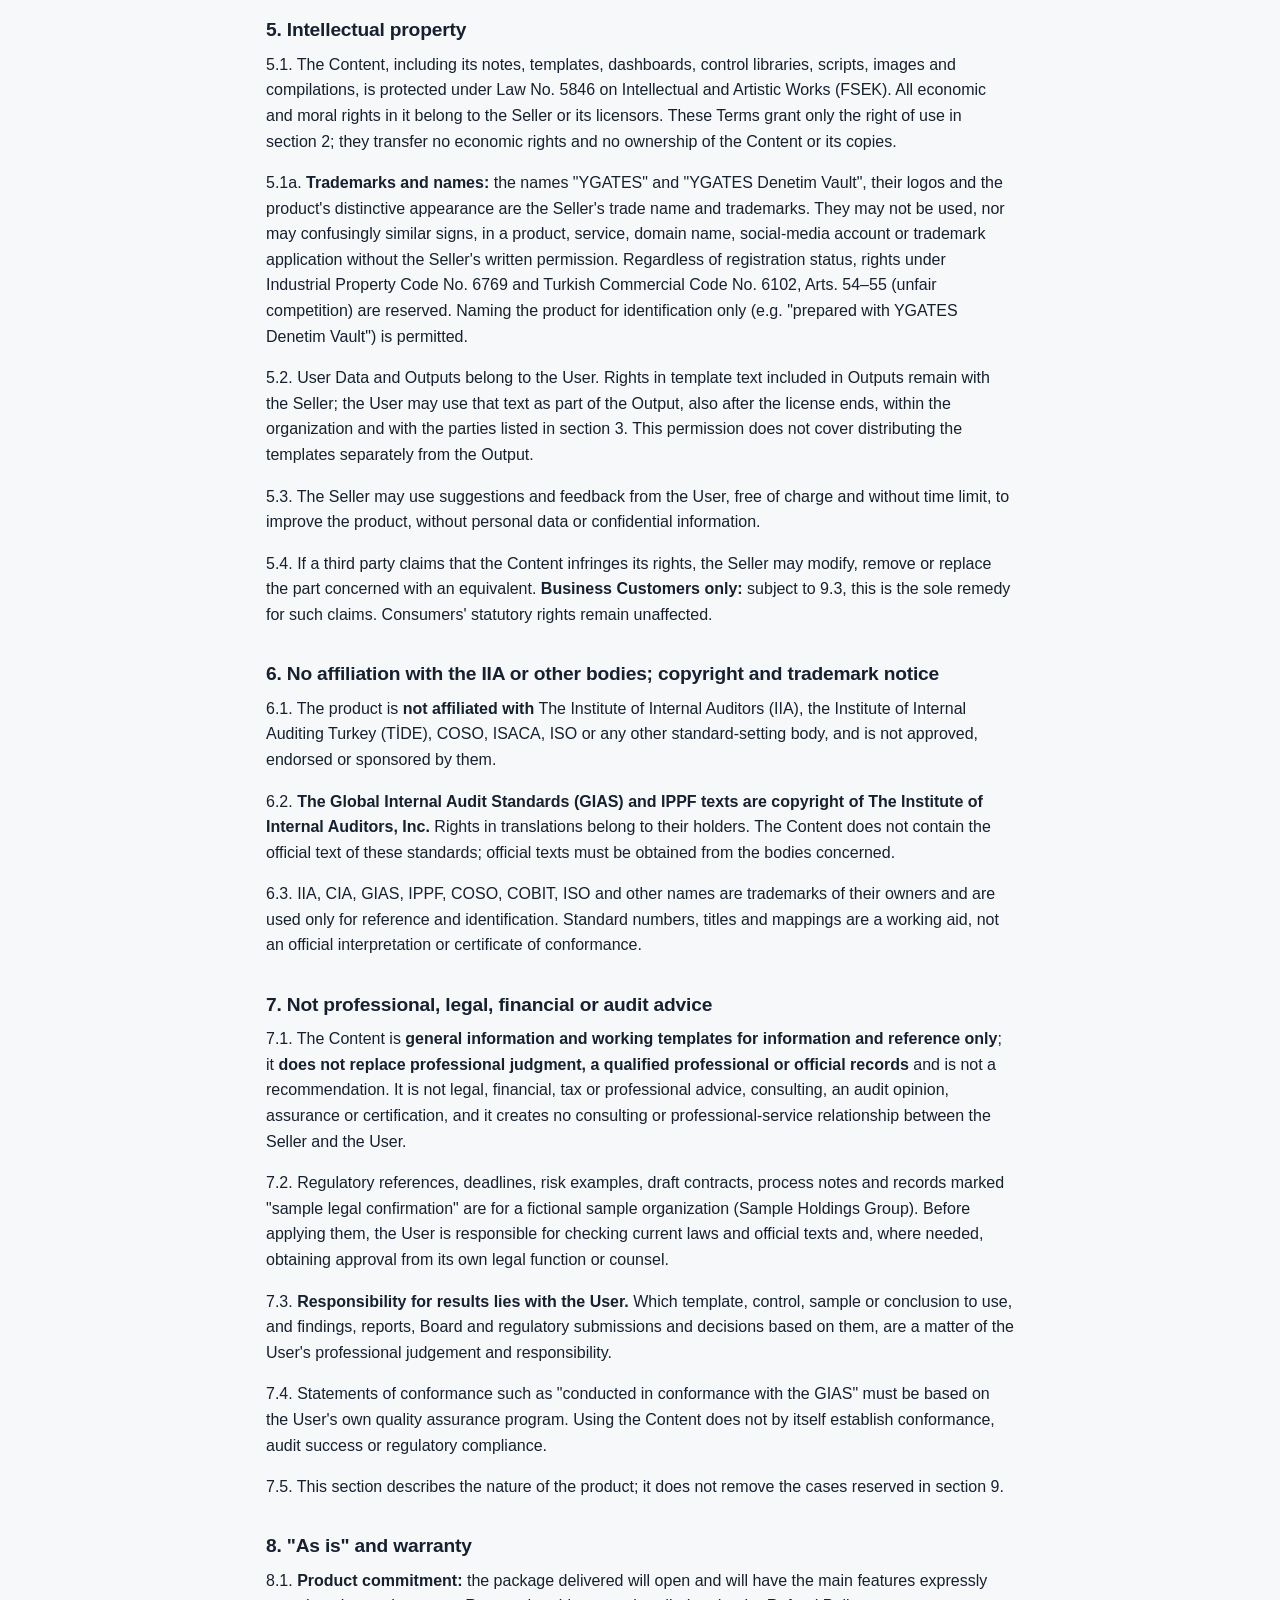
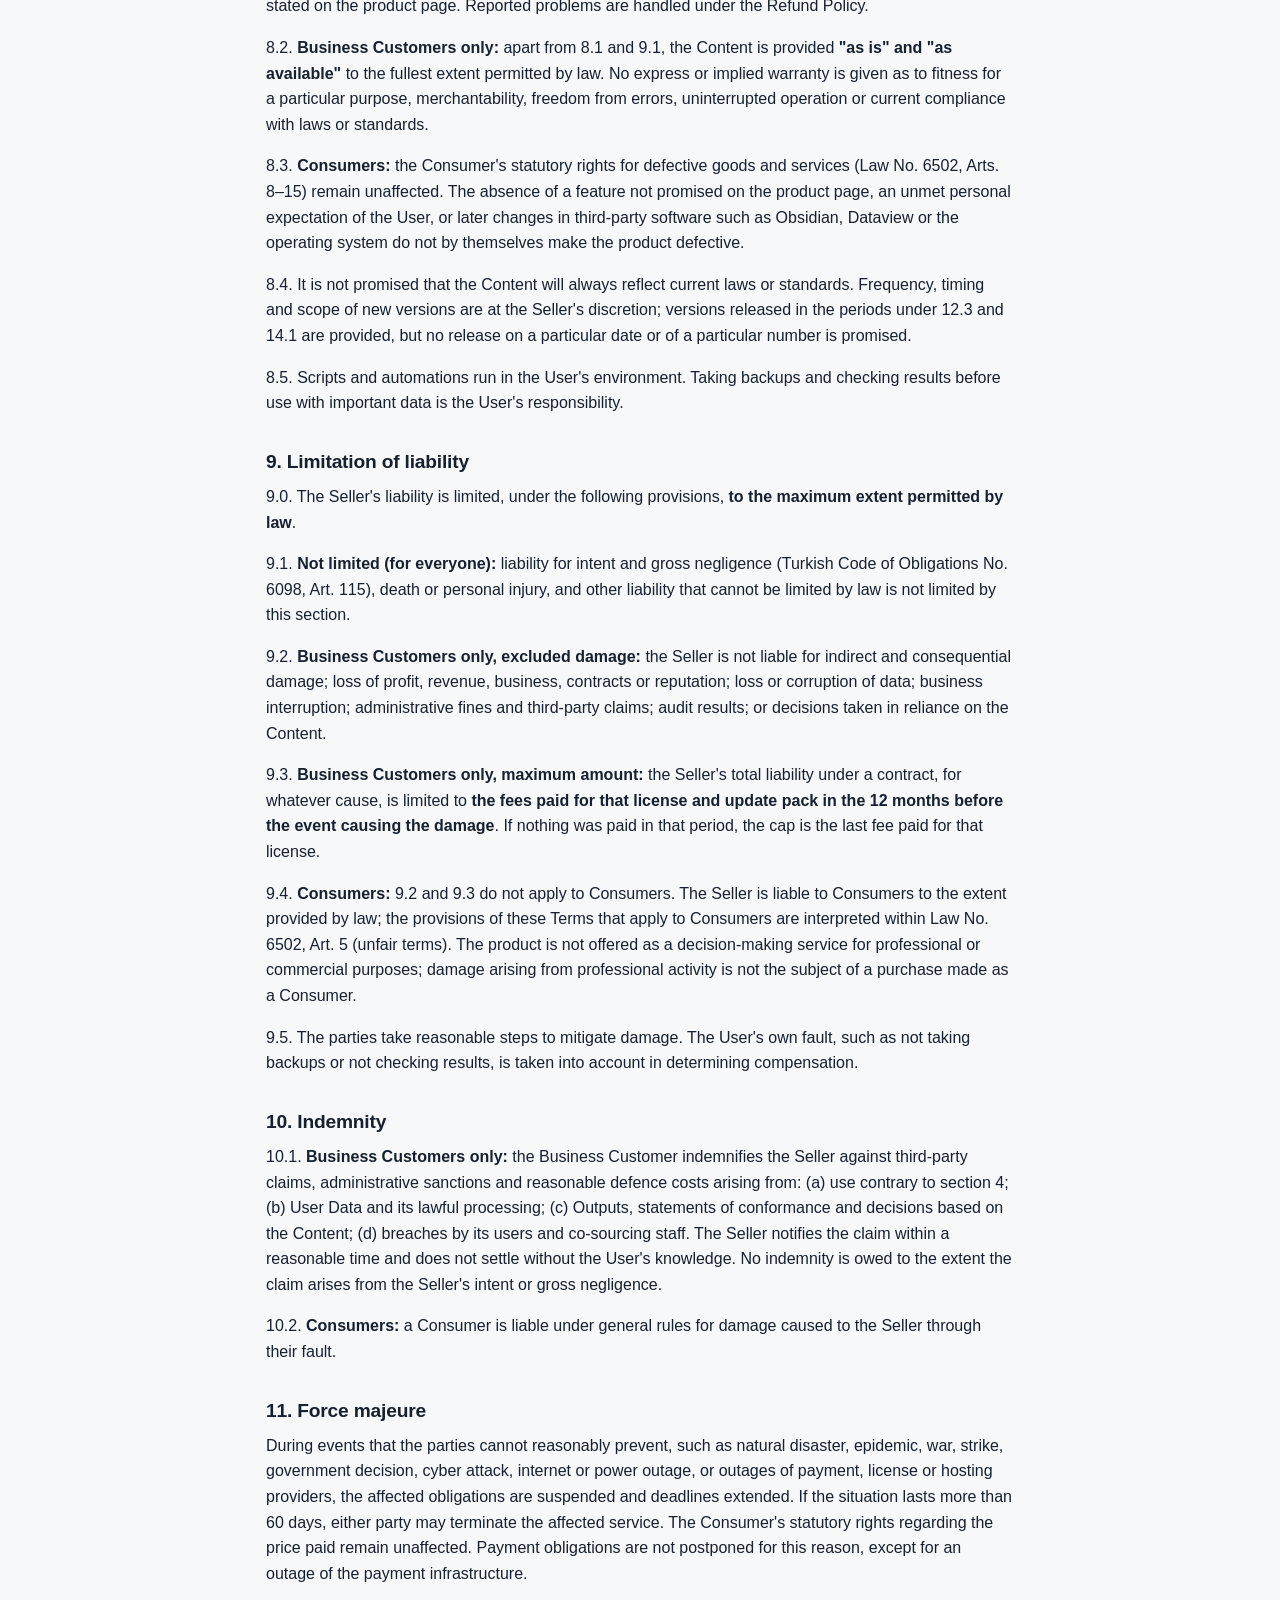
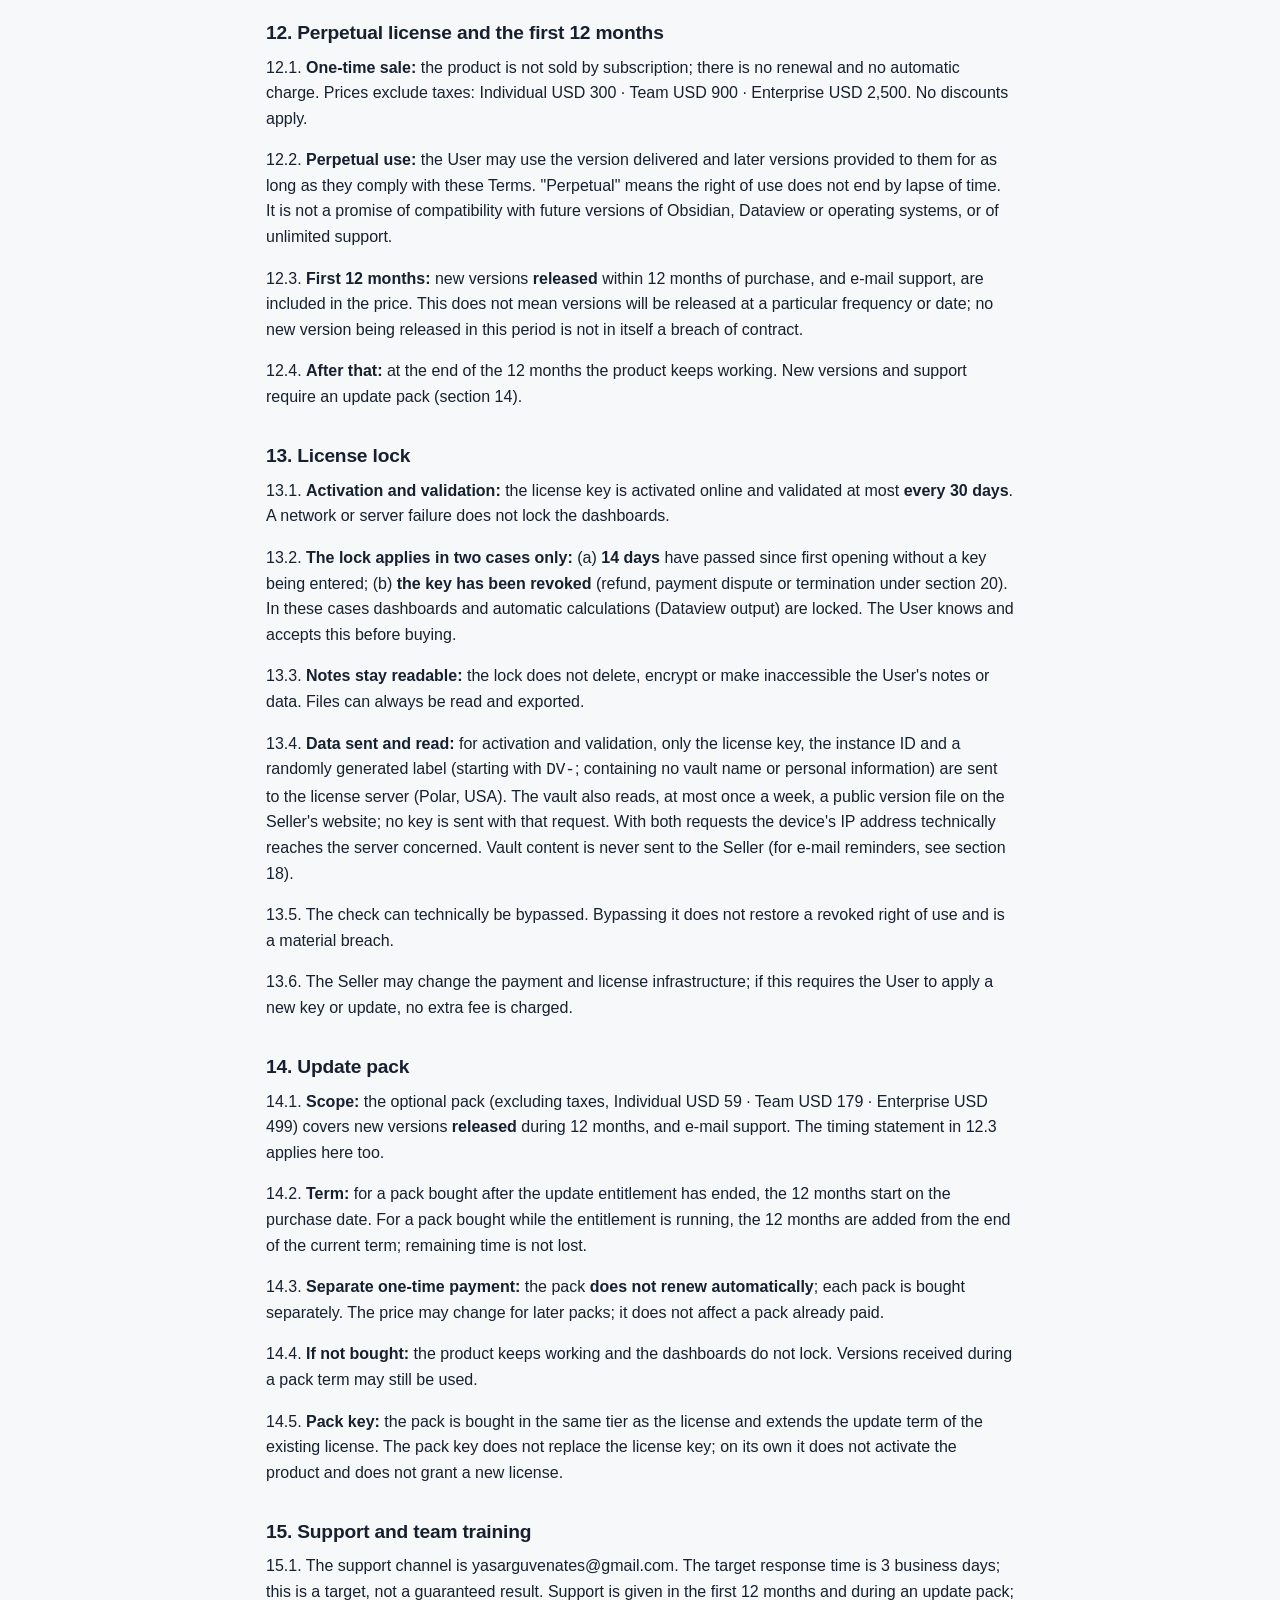
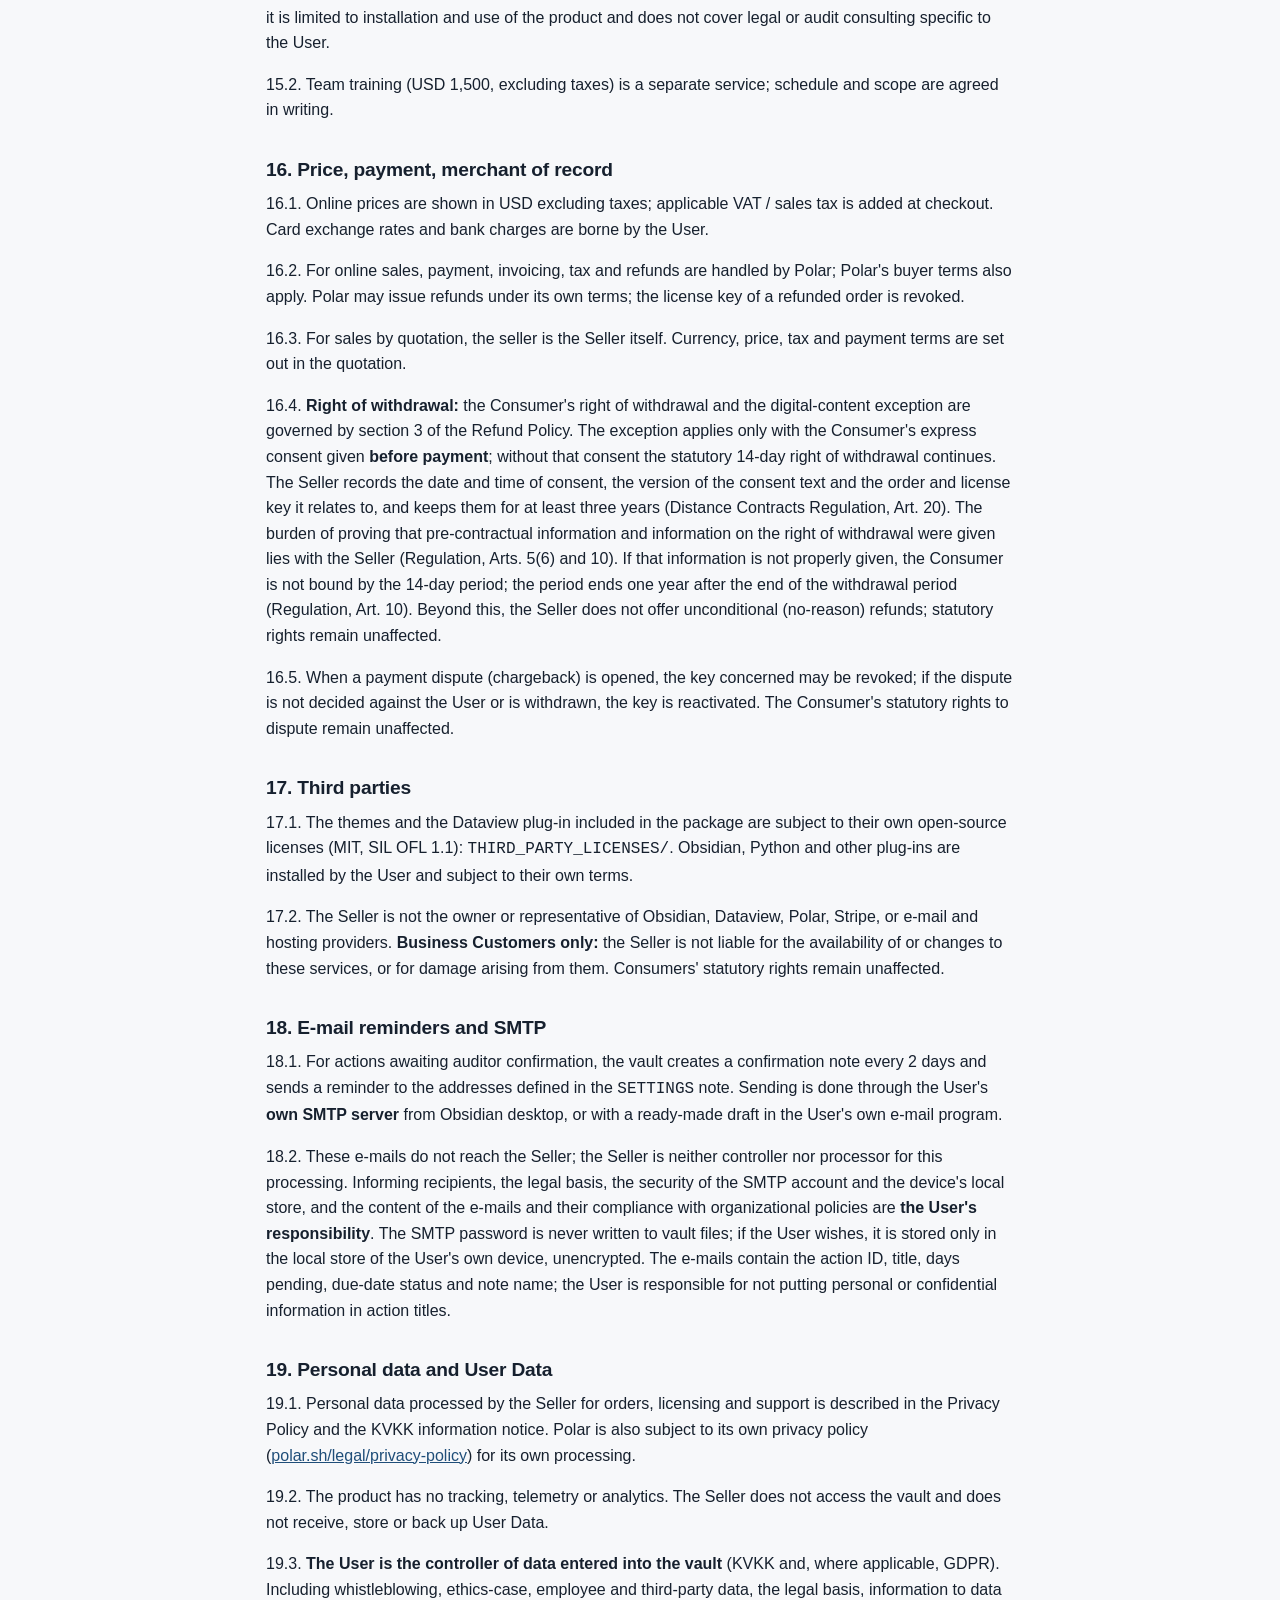
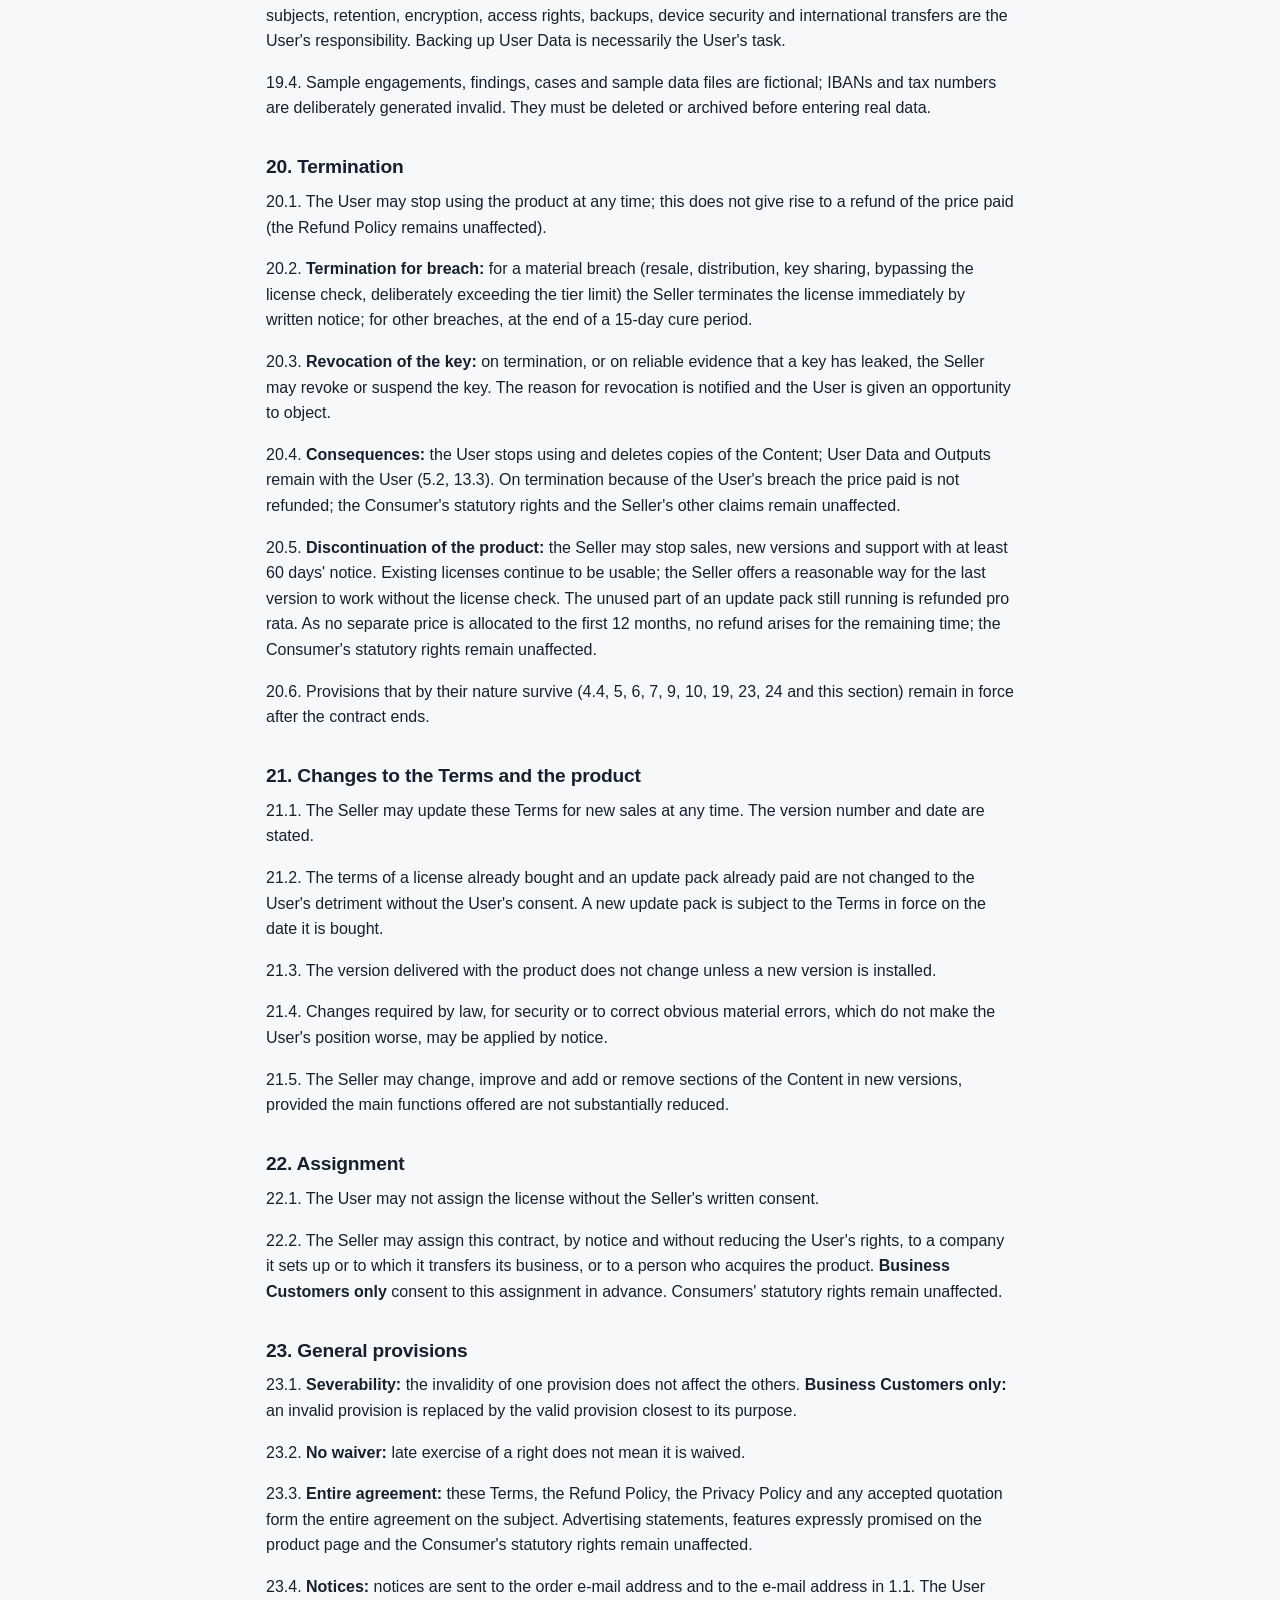
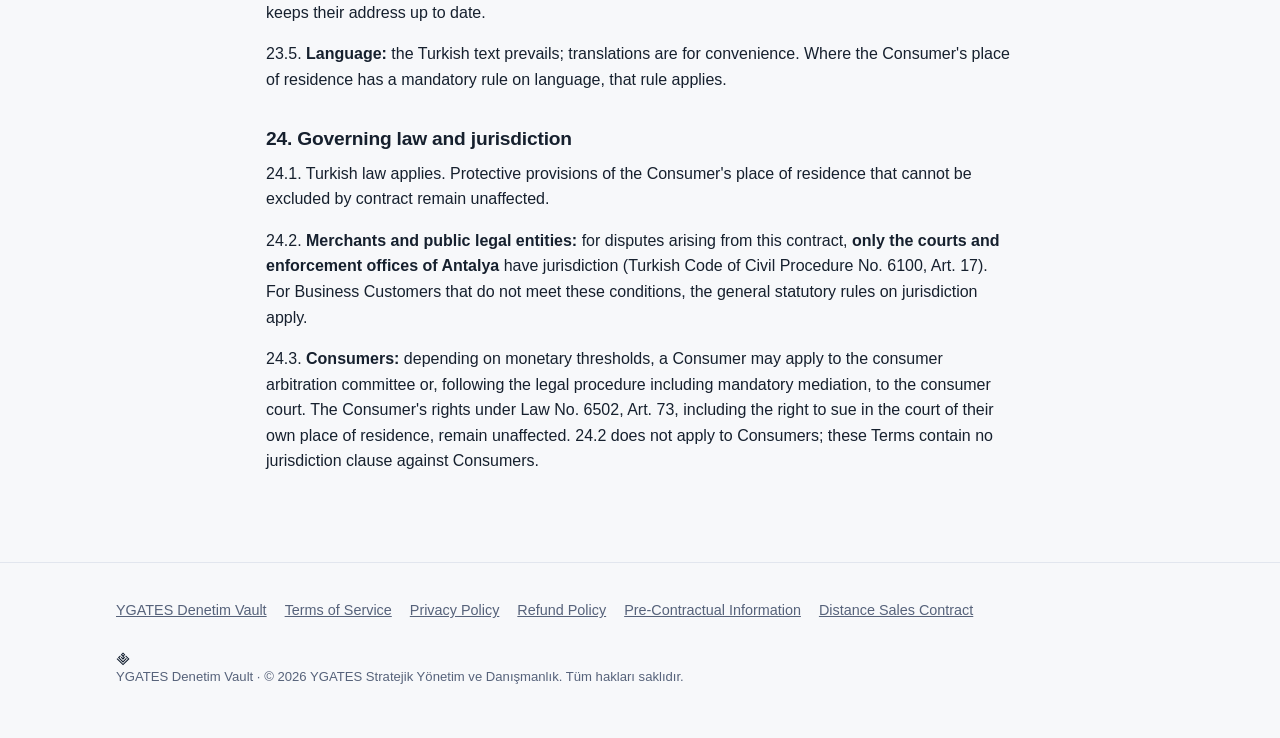
<file: kosullar.html>
<!doctype html>
<html lang="tr" data-lang="tr">
<head>
<meta charset="utf-8">
<meta http-equiv="Content-Security-Policy" content="default-src 'self'; img-src 'self' data:; object-src 'none'; base-uri 'self'; form-action 'self' https://polar.sh https://*.polar.sh">
<meta name="referrer" content="strict-origin-when-cross-origin">
<meta name="viewport" content="width=device-width, initial-scale=1">
<title>Kullanım Koşulları — YGATES Denetim Vault</title>
<link rel="icon" href="favicon.svg" type="image/svg+xml">
<link rel="apple-touch-icon" href="ikon-180.png">
<link rel="stylesheet" href="style.css">
<script src="site.js"></script>
</head>
<body data-yga-urun="YGATES Denetim Vault">
<header class="top">
  <div class="wrap">
    <a class="logo" href="index.html"><span class="logo-mark">DV</span> YGATES Denetim Vault</a>
    <nav class="links">
      <a href="index.html#fiyatlar"><span class="tr">Fiyatlar</span><span class="en">Pricing</span></a>
      <a href="index.html#iletisim"><span class="tr">İletişim</span><span class="en">Contact</span></a>
    </nav>
    <button class="lang-btn" type="button">English</button>
  </div>
</header>

<main class="doc">

<div class="tr">
<h1>Kullanım Koşulları</h1>
<p class="meta">Sürüm 3.3 · 25.11.2026</p>

<h2>1. Taraflar, tanımlar ve sözleşmenin kurulması</h2>
<p>1.1. <strong>Satıcı / lisans veren:</strong> Yaşar Güven Ateş (gerçek kişi; YGATES Stratejik Yönetim ve Danışmanlık) · Akçaalan Mah. 4242 Nolu Sk. No: 3 Kat: 2, 07500 Serik / Antalya, Türkiye · Serik Vergi Dairesi · yasarguvenates@gmail.com ("Satıcı"). Destek ve bildirimler e-postayla yürütülür.</p>
<p>1.2. <strong>Kullanıcı:</strong> Sipariş, fatura veya kabul edilmiş teklifte adı geçen gerçek kişi ya da kurum.</p>
<p>1.3. <strong>Tüketici:</strong> Ürünü ticari veya mesleki olmayan amaçlarla edinen Kullanıcı (6502 sayılı Kanun m.3).</p>
<p>1.4. <strong>Kurumsal Müşteri:</strong> Tüketici olmayan her Kullanıcı: tacir, şirket, dernek, vakıf, kamu kurumu ve ürünü ticari ya da mesleki amaçla edinen gerçek kişi. Ödeme sırasında şirket adı veya vergi numarası bildirilmesi, aksi kanıtlanana kadar Kurumsal Müşteri alımı sayılır.</p>
<p>1.5. <strong>Polar:</strong> Online satışların satıcı-kayıtlısı (Merchant of Record) ve yetkili yeniden satıcısı, Polar Software, Inc. (Dover, Delaware, ABD). Ödemeyi alır, faturayı düzenler ve satış vergisini tahsil eder. Lisansı Satıcı verir.</p>
<p>1.6. <strong>İçerik:</strong> "YGATES Denetim Vault" adlı Obsidian vault'u ve ona bağlı notlar, şablonlar, panolar, kontrol kütüphaneleri, örnek veriler, betikler, belgeler ve yayımlanan güncellemeler. <strong>Kullanıcı Verisi:</strong> Kullanıcının vault'a girdiği kayıtlar. <strong>Çıktı:</strong> Kullanıcının İçerikle ürettiği rapor, tüzük, plan, çalışma kâğıdı ve benzeri belgeler. <strong>Aktivasyon:</strong> Lisans anahtarının bir cihazda etkinleştirilmesi.</p>
<p>1.7. Sözleşme, satın alma tamamlandığında ya da teklif kabul edildiğinde kurulur. Kurum adına işlem yapan kişi, kurumu bağlamaya yetkili olduğunu beyan eder.</p>
<p>1.8. Çelişki halinde sıra şöyledir: taraflarca imzalanan yazılı sözleşme veya kabul edilmiş teklif, bu Koşullar, sonra İade Politikası. Polar'ın alıcı koşulları (<a href="https://polar.sh/legal/checkout-buyer-terms">polar.sh/legal/checkout-buyer-terms</a>) ödeme ilişkisine uygulanır; lisans ilişkisini değiştirmez.</p>
<p>1.9. <strong>Tüketicilere ilişkin ana kural:</strong> Bu Koşullar'ın hiçbir hükmü, Tüketicinin yerleşim yerindeki emredici hukuktan doğan haklarını kaldırmaz. "Yalnız Kurumsal Müşteri" yazan hükümler Tüketiciye uygulanmaz.</p>
<h2>2. Lisans</h2>
<p>2.1. Satıcı, Kullanıcıya bedelin ödenmesi ve bu Koşullar'a uyulması şartıyla İçerik için <strong>münhasır olmayan, devredilemeyen, alt lisans verilemeyen, sınırlı</strong> bir kullanım hakkı verir. Mülkiyet devredilmez. Lisans, İçeriğin Türkçe ve İngilizce sürümlerini birlikte kapsar; aynı anahtar her iki sürümde kullanılabilir ve aktivasyon sınırı ortaktır.</p>
<p>2.2. Kademe sınırları:</p>
<div class="table-scroll"><table>
<thead>
<tr>
<th>Kademe</th>
<th>Kim kullanabilir</th>
<th>Kullanıcı sınırı</th>
<th>Aktivasyon sınırı</th>
</tr>
</thead>
<tbody>
<tr>
<td><strong>Bireysel</strong></td>
<td>Satın alan tek gerçek kişi; kendi çalışması, eğitimi, sınav hazırlığı</td>
<td>1</td>
<td>3</td>
</tr>
<tr>
<td><strong>Ekip</strong></td>
<td>Satın alan kurumun iç denetim, risk ve uyum çalışanları</td>
<td>5</td>
<td>5</td>
</tr>
<tr>
<td><strong>Kurumsal</strong></td>
<td>Satın alan tek kurumun iç denetim, risk ve uyum çalışanları</td>
<td>25 (teklifte başka sayı yazmıyorsa)</td>
<td>25</td>
</tr>
</tbody>
</table></div>
<p>2.3. Kullanıcı ve aktivasyon sınırları ayrı ayrı uygulanır. Eşitlenen aynı vault'un her cihazı ayrı aktivasyon sayılır. Kullanım dışı kalan cihazın aktivasyonu, lisans anahtarı belirtilerek Satıcı'ya e-postayla yapılan talep üzerine kaldırılır; üst sınırı aşan kullanım için üst kademe veya ek lisans gerekir. Üst kademeye geçişte aradaki bedel farkı ödenir.</p>
<p>2.4. Ekip ve Kurumsal lisansta "kurum", satın alma belgesindeki tek tüzel kişi veya kamu kurumudur. Bağlı ortaklık, iştirak ve grup şirketleri için ayrı lisans gerekir.</p>
<p>2.5. Kurumun dış kaynak (co-sourcing) denetçileri ve danışmanları, yalnız o kurum adına yürüttükleri iş için kullanıcı sınırı içinde İçeriği kullanabilir. Kurum bu kişilerin uyumundan sorumludur.</p>
<p>2.6. Anahtar girilmeden tanınan 14 günlük teknik süre, satın alınmış bir pakete tanınan kurulum kolaylığıdır; bedelsiz lisans vermez.</p>
<h2>3. İzin verilen kullanım</h2>
<ul>
<li>İçeriği kendi çalışmanıza veya kurumunuza uyarlamak, değiştirmek, lisans kapsamındaki kullanım için çoğaltmak ve kendi verinizle doldurmak.</li>
<li>Çıktıları kurum içinde ve denetim, gözetim veya düzenleme ilişkisi içindeki taraflarla (Kurul, bağımsız denetçi, düzenleyici) paylaşmak.</li>
<li>Makul sayıda yedek kopya almak.</li>
</ul>
<h2>4. Yasak kullanım</h2>
<p>4.1. Aşağıdakiler yasaktır:</p>
<ul>
<li>İçeriğin tamamını veya önemli bir bölümünü satmak, kiralamak, alt lisans vermek, ücretsiz dağıtmak ya da web sitesi, açık depo, paylaşım platformu veya sosyal medya grubunda yayımlamak.</li>
<li>İçeriği veya ondan türetilen bir şablon setini rakip ürün ya da ticari eğitim materyali olarak kullanmak.</li>
<li>Lisans anahtarını paylaşmak, kademe sınırlarını aşmak, lisansı başka kurumda kullanmak.</li>
<li>Lisans kontrolünü aşmak, devre dışı bırakmak veya bunun yolunu başkalarına göstermek.</li>
<li>Lisans kontrolünü aşmak ya da rakip ürün geliştirmek amacıyla betikleri ve lisans mekanizmasını tersine mühendislikle çözmek. İçeriği kendi kullanımınız için uyarlamak (3. madde) bu yasağa girmez.</li>
<li>İçeriği, benzer bir ürün geliştirmek amacıyla yapay zekâ modeli eğitmek için kullanmak ya da bir üretken yapay zekâ hizmetine yüklenerek toplu olarak yeniden üretilmesini sağlamak.</li>
<li>Telif, marka ve lisans bildirimlerini (<code>LISANSLAR/</code> klasörü ve <code>TELIF</code> notu dahil) kaldırmak.</li>
<li>Vault'un kendisini müşteriye teslim edilecek ürün olarak vermek. İçerikle müşteriye hizmet vermek serbesttir; vault'u teslim etmek için Satıcı'dan ayrı yazılı lisans gerekir.</li>
</ul>
<p>4.2. Kanunun sözleşmeyle kaldırılamayan istisnaları saklıdır.</p>
<p>4.3. <strong>Yalnız Kurumsal Müşteri:</strong> Satıcı'nın makul gerekçeli yazılı talebi üzerine Kurumsal Müşteri, 15 gün içinde kullanıcı ve aktivasyon sayısını yazılı olarak bildirir. Sınır aşımı varsa aşan kullanımın bedeli, ilk aşım tarihinden itibaren liste fiyatıyla ödenir. Bir ihlal tespit edilirse Kurumsal Müşteri, Satıcı'nın talebi üzerine ihlalin sona erdiğini ve izinsiz kopyaların silindiğini yetkilisinin imzasıyla yazılı olarak beyan eder.</p>
<p>4.4. <strong>Cezai şart (Satıcı lehine):</strong> Lisans ihlali, İçeriğin izinsiz çoğaltılması, paylaşılması, yeniden satılması veya izinsiz yayılması halinde, ihlali yapan Kullanıcı <strong>Satıcı'ya</strong> cezai şart öder. Tutar; ihlalin ağırlığı, süresi, kopya ve alıcı sayısı ile kastın varlığı dikkate alınarak aşağıdaki üst sınır içinde belirlenir:</p>
<ul>
<li><strong>Kurumsal Müşteri:</strong> ihlal edilen lisans için ödenen bedelin <strong>on katına kadar</strong>. Tacir sıfatını taşıyan Kurumsal Müşteri, cezai şartın fahiş olduğu gerekçesiyle indirilmesini isteyemez (6102 sayılı Türk Ticaret Kanunu m.22).</li>
<li><strong>Tüketici:</strong> bu cezai şart Tüketiciye uygulanmaz. Satıcı, Tüketiciden kanundan doğan bedel ve tazminat taleplerini (5846 sayılı Kanun m.68 dahil) ileri sürebilir.</li>
</ul>
<p>Cezai şart; ihlalin durdurulması, kopyaların silinmesi, anahtarın iptali ve lisansın feshi taleplerini, cezayı aşan zararın tazminini ve 5846 sayılı Kanun (m.68 dahil) ile diğer mevzuattan doğan hakları ortadan kaldırmaz (6098 sayılı Türk Borçlar Kanunu m.179–180).</p>
<p>4.5. Bu maddeye aykırılık esaslı ihlaldir; lisans 20.2 ve 20.3'e göre sona erer ve anahtar iptal edilir.</p>
<h2>5. Fikri mülkiyet</h2>
<p>5.1. İçerik; notlar, şablonlar, panolar, kontrol kütüphaneleri, betikler, görseller ve derlemeleriyle birlikte 5846 sayılı Fikir ve Sanat Eserleri Kanunu (FSEK) kapsamında korunur. Üzerindeki bütün mali ve manevi haklar Satıcı'ya veya lisans verenlerine aittir. Bu Koşullar yalnız 2. maddedeki kullanım hakkını verir; mali hakları, İçeriğin veya kopyalarının mülkiyetini devretmez.</p>
<p>5.1a. <strong>Marka ve ad:</strong> "YGATES" ve "YGATES Denetim Vault" adları, logoları ve ürünün ayırt edici görünümü Satıcı'nın ticari adı ve markalarıdır. Bunlar Satıcı'nın yazılı izni olmadan ürün, hizmet, alan adı, sosyal medya hesabı veya marka başvurusunda kullanılamaz; karıştırılma yaratacak benzerleri de kullanılamaz. Tescil durumundan bağımsız olarak 6769 sayılı Sınai Mülkiyet Kanunu ve 6102 sayılı Türk Ticaret Kanunu m.54–55 (haksız rekabet) kapsamındaki haklar saklıdır. Ürünün adını yalnız tanımlama amacıyla (ör. "YGATES Denetim Vault ile hazırlanmıştır") anmak serbesttir.</p>
<p>5.2. Kullanıcı Verisi ve Çıktılar Kullanıcıya aittir. Çıktılara giren şablon metinleri üzerindeki haklar Satıcı'da kalır; Kullanıcı bu metinleri Çıktının parçası olarak, lisans sona erdikten sonra da kurum içinde ve 3. maddede sayılan taraflarla kullanabilir. Bu izin şablonların Çıktıdan ayrılarak dağıtılmasını kapsamaz.</p>
<p>5.3. Kullanıcının ilettiği öneri ve geri bildirimleri Satıcı, kişisel veri ve gizli bilgi içermeyecek şekilde, bedelsiz ve süresiz olarak ürünü geliştirmek için kullanabilir.</p>
<p>5.4. Bir üçüncü kişi İçeriğin hakkını ihlal ettiğini ileri sürerse Satıcı ilgili bölümü değiştirebilir, çıkarabilir veya eşdeğeriyle yenileyebilir. <strong>Yalnız Kurumsal Müşteri:</strong> 9.3 maddesi saklı kalmak üzere bu madde, bu tür iddialara ilişkin başvurulabilecek tek yoldur. Tüketicinin yasal hakları saklıdır.</p>
<h2>6. IIA ve diğer kuruluşlarla bağlantı yoktur; telif ve marka bildirimi</h2>
<p>6.1. Ürün; The Institute of Internal Auditors (IIA), Türkiye İç Denetim Enstitüsü (TİDE), COSO, ISACA, ISO veya başka bir standart koyucu kuruluşla <strong>bağlantılı değildir</strong>; bu kuruluşlarca onaylanmamış, desteklenmemiş, sponsor olunmamıştır.</p>
<p>6.2. <strong>Global Internal Audit Standards (GIAS) ve IPPF metinlerinin telif hakkı The Institute of Internal Auditors, Inc.'e aittir.</strong> Türkçe çeviriler üzerindeki haklar hak sahiplerinindir. İçerik bu standartların resmî metnini içermez; resmî metinler ilgili kuruluşlardan edinilmelidir.</p>
<p>6.3. IIA, CIA, GIAS, IPPF, COSO, COBIT, ISO ve diğer adlar sahiplerinin markalarıdır; yalnız atıf ve tanımlama amacıyla kullanılır. Standart numaraları, başlıkları ve eşlemeler çalışma kolaylığı içindir; resmî yorum veya uygunluk belgesi değildir.</p>
<h2>7. Mesleki, hukuki, mali veya denetim görüşü değildir</h2>
<p>7.1. İçerik <strong>bilgi ve başvuru amaçlı genel bilgi ve çalışma şablonudur</strong>; <strong>mesleki yargının, yetkili meslek mensubunun ve resmî kayıtların yerine geçmez</strong> ve tavsiye niteliği taşımaz. Hukuki, mali, vergisel, mesleki görüş, danışmanlık, denetim görüşü, güvence veya sertifikasyon değildir; Satıcı ile Kullanıcı arasında danışmanlık veya mesleki hizmet ilişkisi kurmaz.</p>
<p>7.2. Mevzuat atıfları, süreler, risk örnekleri, sözleşme taslakları, süreç notları ve "örnek hukuk teyidi" ibareli kayıtlar kurgusal örnek kurum (Örnek Holding A.Ş.) içindir. Kullanıcı, uygulamadan önce güncel mevzuatı ve resmî metinleri doğrulamak ve gerekirse kendi hukuk birimi ya da avukatının onayını almakla sorumludur.</p>
<p>7.3. <strong>Sonuçların sorumluluğu Kullanıcıdadır.</strong> Hangi şablonun, kontrolün, örneklemin veya sonucun kullanılacağı; bulgular, raporlar, Kurul ve düzenleyici bildirimleri ile bunlara dayanılarak alınan kararlar Kullanıcının mesleki yargısına ve sorumluluğuna aittir.</p>
<p>7.4. "GIAS'a uygun yürütülmüştür" gibi uygunluk beyanları Kullanıcının kendi kalite güvence programına dayanmalıdır. İçeriğin kullanılması tek başına uygunluk, denetim başarısı veya mevzuata uyum sağlamaz.</p>
<p>7.5. Bu madde ürünün niteliğini tanımlar; 9. maddedeki saklı halleri ortadan kaldırmaz.</p>
<h2>8. "Olduğu gibi" sunum ve garanti</h2>
<p>8.1. <strong>Ürün taahhüdü:</strong> Teslim edilen paket açılabilir olacak ve ürün sayfasında açıkça belirtilen başlıca özellikleri taşıyacaktır. Bildirilen sorunlar İade Politikası'na göre ele alınır.</p>
<p>8.2. <strong>Yalnız Kurumsal Müşteri:</strong> 8.1 ve 9.1 dışında İçerik, kanunun izin verdiği en geniş ölçüde <strong>"olduğu gibi" ve "mevcut haliyle"</strong> sunulur. Belirli bir amaca uygunluk, ticari elverişlilik, hatasızlık, kesintisiz çalışma, mevzuata veya standartlara güncel uygunluk konusunda açık ya da örtülü garanti verilmez.</p>
<p>8.3. <strong>Tüketici:</strong> Tüketicinin ayıplı mal ve ayıplı hizmete ilişkin yasal hakları (6502 sayılı Kanun m.8–15) saklıdır. Ürün sayfasında vaat edilmeyen bir özelliğin bulunmaması, Kullanıcının özel beklentisinin karşılanmaması veya Obsidian, Dataview, işletim sistemi gibi üçüncü taraf yazılımlarda sonradan yapılan değişiklikler tek başına ürünün ayıplı olduğu anlamına gelmez.</p>
<p>8.4. İçeriğin her zaman güncel mevzuatı veya standardı yansıtacağı taahhüt edilmez. Yeni sürümlerin sıklığı, takvimi ve kapsamı Satıcı'nın takdirindedir; 12.3 ve 14.1'deki dönemlerde yayımlanan sürümler sağlanır, belirli bir tarihte veya sayıda sürüm yayımlanacağı taahhüt edilmez.</p>
<p>8.5. Betikler ve otomasyonlar Kullanıcının ortamında çalışır. Önemli verilerle kullanmadan önce yedek almak ve sonuçları doğrulamak Kullanıcının sorumluluğundadır.</p>
<h2>9. Sorumluluğun sınırı</h2>
<p>9.0. Satıcı'nın sorumluluğu, aşağıdaki hükümlere göre <strong>kanunun izin verdiği azami ölçüde</strong> sınırlanır.</p>
<p>9.1. <strong>Sınırlanmayan haller (herkes için):</strong> Kast ve ağır kusur (6098 sayılı Türk Borçlar Kanunu m.115), kişilerin ölümü veya bedensel zararı ve kanunen sınırlanamayan diğer sorumluluklar bu maddeyle sınırlanmaz.</p>
<p>9.2. <strong>Yalnız Kurumsal Müşteri, kapsam dışı zararlar:</strong> Satıcı; dolaylı ve sonuç olarak doğan zararlardan, kâr, gelir, iş, sözleşme veya itibar kaybından, veri kaybı veya bozulmasından, iş kesintisinden, idari para cezası ve üçüncü kişi taleplerinden, denetim sonuçlarından ve İçeriğe dayanılarak alınan kararlardan sorumlu değildir.</p>
<p>9.3. <strong>Yalnız Kurumsal Müşteri, azami tutar:</strong> Satıcı'nın bir sözleşmeden doğan toplam sorumluluğu, sebebi ne olursa olsun, zarara yol açan olaydan önceki <strong>son 12 ayda o lisans ve güncelleme paketi için ödenen bedelle</strong> sınırlıdır. Bu dönemde ödeme yapılmamışsa sınır, o lisans için en son ödenen bedeldir.</p>
<p>9.4. <strong>Tüketici:</strong> 9.2 ve 9.3 Tüketiciye uygulanmaz. Satıcı, Tüketiciye karşı kanunda öngörülen sorumluluk ölçüsünde sorumludur; bu Koşullar'ın Tüketiciye uygulanan hükümleri 6502 sayılı Kanun m.5 (haksız şartlar) çerçevesinde yorumlanır. Ürün, mesleki veya ticari amaçlı karar verme hizmeti olarak sunulmaz; mesleki faaliyet kaynaklı zararlar Tüketici sıfatıyla yapılan alımın konusu değildir.</p>
<p>9.5. Taraflar zararı azaltmak için makul önlem alır. Kullanıcının yedek almaması veya doğrulama yapmaması gibi kendi kusuru, tazminatın belirlenmesinde dikkate alınır.</p>
<h2>10. Tazmin</h2>
<p>10.1. <strong>Yalnız Kurumsal Müşteri:</strong> Kurumsal Müşteri, Satıcı'yı aşağıdakilerden doğan üçüncü kişi taleplerine, idari yaptırımlara ve makul savunma giderlerine karşı tazmin eder: (a) 4. maddeye aykırı kullanım; (b) Kullanıcı Verisi ve bunun hukuka uygun işlenmesi; (c) Çıktılar, uygunluk beyanları ve İçeriğe dayanılarak verilen kararlar; (d) kullanıcılarının ve dış kaynak çalışanlarının ihlalleri. Satıcı talebi makul sürede bildirir ve Kullanıcının bilgisi olmadan sulh olmaz. Talep Satıcı'nın kastı veya ağır kusurundan doğduğu ölçüde tazmin borcu doğmaz.</p>
<p>10.2. <strong>Tüketici:</strong> Tüketici, kusuruyla Satıcı'ya verdiği zarardan genel hükümlere göre sorumludur.</p>
<h2>11. Mücbir sebep</h2>
<p>Doğal afet, salgın, savaş, grev, kamu kararı, siber saldırı, internet veya enerji kesintisi, ödeme ve lisans altyapısı ya da barındırma sağlayıcılarındaki kesinti gibi taraflarca makul olarak önlenemeyen olaylar süresince etkilenen yükümlülükler askıya alınır ve süreler uzar. Durum 60 günü aşarsa taraflardan biri etkilenen hizmeti feshedebilir. Tüketicinin ödediği bedele ilişkin yasal hakları saklıdır. Ödeme borçları, ödeme altyapısının kesintisi dışında, bu nedenle ertelenmez.</p>
<h2>12. Süresiz lisans ve ilk 12 ay</h2>
<p>12.1. <strong>Tek seferlik satış:</strong> Ürün abonelikle satılmaz; yenileme ve otomatik tahsilat yoktur. Fiyatlar vergiler hariçtir: Bireysel 300 USD · Ekip 900 USD · Kurumsal 2.500 USD. İndirim uygulanmaz.</p>
<p>12.2. <strong>Süresiz kullanım:</strong> Kullanıcı, teslim edilen sürümü ve kendisine sağlanan sonraki sürümleri bu Koşullar'a uyduğu sürece süresiz kullanabilir. "Süresiz", kullanım hakkının süre nedeniyle bitmemesi anlamına gelir. Obsidian, Dataview ve işletim sistemlerinin gelecekteki sürümleriyle uyum veya sınırsız destek taahhüdü değildir.</p>
<p>12.3. <strong>İlk 12 ay:</strong> Satın alma tarihinden itibaren 12 ay boyunca <strong>yayımlanan</strong> yeni sürümler ve e-posta desteği bedele dahildir. Bu, belirli bir sıklıkta veya tarihte sürüm yayımlanacağı anlamına gelmez; bu dönemde hiç yeni sürüm yayımlanmaması tek başına sözleşmeye aykırılık değildir.</p>
<p>12.4. <strong>Sonrası:</strong> 12 ayın bitiminde ürün çalışmaya devam eder. Yeni sürümler ve destek için güncelleme paketi gerekir (14. madde).</p>
<h2>13. Lisans kilidi</h2>
<p>13.1. <strong>Etkinleştirme ve doğrulama:</strong> Lisans anahtarı çevrimiçi etkinleştirilir ve en fazla <strong>30 günde bir</strong> doğrulanır. Ağ veya sunucu arızası panoları kilitlemez.</p>
<p>13.2. <strong>Kilit yalnız iki halde olur:</strong> (a) anahtar girilmeden ilk açılıştan itibaren <strong>14 gün</strong> geçmişse; (b) <strong>anahtar iptal edilmişse</strong> (iade, ödeme itirazı veya 20. maddeye göre fesih). Bu hallerde panolar ve otomatik hesaplamalar (Dataview çıktıları) kilitlenir. Kullanıcı bunu satın almadan önce bilir ve kabul eder.</p>
<p>13.3. <strong>Notlar okunur kalır:</strong> Kilit Kullanıcının notlarını ve verisini silmez, şifrelemez, erişilemez hale getirmez. Dosyalar her zaman okunabilir ve dışarı aktarılabilir.</p>
<p>13.4. <strong>Gönderilen ve okunan veri:</strong> Etkinleştirme ve doğrulamada lisans sunucusuna (Polar, ABD) yalnız lisans anahtarı, örnek (instance) kimliği ve rastgele üretilen bir etiket (<code>DV-</code> ile başlayan; vault adı veya kişisel bilgi içermez) gönderilir. Vault ayrıca haftada en fazla bir kez, Satıcı'nın sitesindeki herkese açık sürüm dosyasını okur; bu istekte anahtar gönderilmez. Her iki istekte cihazın IP adresi ilgili sunucuya teknik olarak ulaşır. Vault içeriği Satıcı'ya hiçbir durumda gönderilmez (e-posta hatırlatmaları için 18. madde).</p>
<p>13.5. Kontrol teknik olarak aşılabilir. Aşılması, iptal edilmiş bir kullanım hakkını geri getirmez ve esaslı ihlaldir.</p>
<p>13.6. Satıcı ödeme ve lisans altyapısını değiştirebilir; bunun için Kullanıcının yeni anahtar veya güncelleme uygulaması gerekirse ek ücret alınmaz.</p>
<h2>14. Güncelleme paketi</h2>
<p>14.1. <strong>Kapsam:</strong> İsteğe bağlı paket (vergiler hariç, Bireysel 59 USD · Ekip 179 USD · Kurumsal 499 USD), 12 ay boyunca <strong>yayımlanan</strong> yeni sürümleri ve e-posta desteğini kapsar. 12.3'teki takvim açıklaması burada da geçerlidir.</p>
<p>14.2. <strong>Süre:</strong> Güncelleme hakkı sona erdikten sonra alınan paketin 12 ayı satın alma tarihinde başlar. Hak sürerken alınan paketin 12 ayı, devam eden sürenin bitiminden itibaren eklenir; kalan süre kaybolmaz.</p>
<p>14.3. <strong>Ayrı tek seferlik ödeme:</strong> Paket <strong>otomatik yenilenmez</strong>; her paket ayrı satın alınır. Fiyat sonraki paketler için değişebilir; ödenmiş paketi etkilemez.</p>
<p>14.4. <strong>Alınmazsa:</strong> Ürün çalışmaya devam eder, panolar kilitlenmez. Paket süresinde alınan sürümler kullanılmaya devam edilir.</p>
<p>14.5. <strong>Paket anahtarı:</strong> Paket, lisansın kademesiyle aynı kademede alınır ve mevcut lisansın güncelleme süresini uzatır. Paket anahtarı lisans anahtarı yerine geçmez; tek başına ürünü etkinleştirmez ve yeni lisans vermez.</p>
<h2>15. Destek ve ekip eğitimi</h2>
<p>15.1. Destek kanalı yasarguvenates@gmail.com'dur. Hedef yanıt süresi 3 iş günüdür; bu süre hedeftir, sonuç garantisi değildir. Destek ilk 12 ayda ve güncelleme paketi süresince verilir; kurulum ve ürün kullanımıyla sınırlıdır, Kullanıcıya özel hukuki veya denetim danışmanlığını kapsamaz.</p>
<p>15.2. Ekip eğitimi (1.500 USD, vergiler hariç) ayrı bir hizmettir; takvim ve kapsam yazılı olarak belirlenir.</p>
<h2>16. Fiyat, ödeme, satıcı-kayıtlı platform</h2>
<p>16.1. Online fiyatlar USD ve vergiler hariç gösterilir; geçerli KDV/VAT ödeme sayfasında eklenir. Kart kuru ve banka masrafları Kullanıcıya aittir.</p>
<p>16.2. Online satışta ödeme, fatura, vergi ve iade işlemi Polar tarafından yürütülür; ayrıca Polar'ın alıcı koşulları uygulanır. Polar, kendi koşulları uyarınca iade yapabilir; iade edilen siparişin lisans anahtarı iptal edilir.</p>
<p>16.3. Teklifli satışta satıcı Satıcı'nın kendisidir. Para birimi, bedel, vergi ve ödeme vadesi teklifte belirtilir.</p>
<p>16.4. <strong>Cayma hakkı:</strong> Tüketicinin cayma hakkı ve dijital içerik istisnası İade Politikası'nın 3. maddesinde düzenlenir. İstisna, yalnız Tüketicinin <strong>ödemeden önce</strong> verdiği açık onayla uygulanır; onay alınmamışsa yasal 14 günlük cayma hakkı sürer. Satıcı, onayın tarih ve saatini, onay metninin sürümünü ve onayın bağlı olduğu sipariş ve lisans anahtarını kaydeder ve en az üç yıl saklar (Mesafeli Sözleşmeler Yönetmeliği m.20). Ön bilgilendirmenin ve cayma bilgilendirmesinin yapıldığını ispat yükü Satıcı'dadır (Yönetmelik m.5/6 ve m.10). Bilgilendirme gereği gibi yapılmazsa Tüketici 14 günlük süreyle bağlı olmaz; süre, cayma süresinin bittiği tarihten itibaren bir yıl sonra sona erer (Yönetmelik m.10). Satıcı bunun dışında koşulsuz (gerekçesiz) iade taahhüdü vermez; yasal haklar saklıdır.</p>
<p>16.5. Ödeme itirazı (ters ibraz) başlatıldığında ilgili anahtar iptal edilebilir; itiraz Kullanıcı aleyhine sonuçlanmazsa veya geri çekilirse anahtar yeniden etkinleştirilir. Tüketicinin yasal itiraz hakları saklıdır.</p>
<h2>17. Üçüncü taraflar</h2>
<p>17.1. Pakete dahil temalar ve Dataview eklentisi kendi açık kaynak lisanslarına (MIT, SIL OFL 1.1) tabidir: <code>LISANSLAR/UCUNCU_TARAF</code>. Obsidian, Python ve diğer eklentiler Kullanıcı tarafından kurulur ve kendi koşullarına tabidir.</p>
<p>17.2. Satıcı; Obsidian, Dataview, Polar, Stripe, e-posta ve barındırma sağlayıcılarının sahibi veya temsilcisi değildir. <strong>Yalnız Kurumsal Müşteri:</strong> Satıcı bu hizmetlerin erişilebilirliğinden, değişikliklerinden veya bunlardan doğan zararlardan sorumlu değildir. Tüketicinin yasal hakları saklıdır.</p>
<h2>18. E-posta hatırlatmaları ve SMTP</h2>
<p>18.1. Vault, denetçi teyidi bekleyen aksiyonlar için 2 günde bir teyit notu oluşturur ve <code>AYARLAR</code> notunda tanımlanan adreslere hatırlatma gönderir. Gönderim, Kullanıcının <strong>kendi SMTP sunucusu</strong> üzerinden Obsidian masaüstünden ya da kendi e-posta programındaki hazır taslakla yapılır.</p>
<p>18.2. Bu e-postalar Satıcı'ya ulaşmaz; Satıcı bu işleme için veri sorumlusu veya veri işleyen değildir. Alıcıların bilgilendirilmesi, hukuki sebep, SMTP hesabının ve cihaz yerel deposunun güvenliği, e-postaların içeriği ve kurum politikalarına uygunluğu <strong>Kullanıcının sorumluluğundadır</strong>. SMTP parolası vault dosyalarına yazılmaz; Kullanıcı isterse yalnız kendi cihazının yerel deposunda, şifrelenmeden saklanır. E-postalar aksiyon kimliği, başlığı, bekleme günü, vade durumu ve not adını içerir; Kullanıcı aksiyon başlıklarına kişisel veya gizli bilgi yazmamaktan sorumludur.</p>
<h2>19. Kişisel veriler ve Kullanıcı Verisi</h2>
<p>19.1. Satıcı'nın sipariş, lisans ve destek için işlediği kişisel veriler Gizlilik Politikası ve KVKK Aydınlatma Metni'nde açıklanır. Polar kendi işlemleri için ayrıca kendi gizlilik politikasına (<a href="https://polar.sh/legal/privacy-policy">polar.sh/legal/privacy-policy</a>) tabidir.</p>
<p>19.2. Üründe izleme, telemetri veya analitik yoktur. Satıcı vault'a erişmez, Kullanıcı Verisini almaz, saklamaz ve yedeklemez.</p>
<p>19.3. <strong>Vault'a girilen veriler için veri sorumlusu Kullanıcıdır</strong> (KVKK ve varsa GDPR). İhbar, etik vaka, çalışan ve üçüncü kişi verileri dahil; hukuki sebep, aydınlatma, saklama, şifreleme, erişim yetkisi, yedek, cihaz güvenliği ve yurt dışı aktarım Kullanıcının sorumluluğundadır. Kullanıcı Verisi için yedek almak zorunlu olarak Kullanıcının görevidir.</p>
<p>19.4. Örnek görev, bulgu, vaka ve <code>ornek_veri/</code> dosyaları kurgusaldır; IBAN ve vergi numaraları bilinçli olarak geçersiz üretilmiştir. Gerçek veri girmeden önce silinmeli veya arşivlenmelidir.</p>
<h2>20. Fesih</h2>
<p>20.1. Kullanıcı ürünü kullanmayı dilediği zaman bırakabilir; bu, ödenen bedelin iadesini doğurmaz (İade Politikası saklıdır).</p>
<p>20.2. <strong>İhlalde fesih:</strong> Satıcı esaslı ihlalde (yeniden satış, dağıtım, anahtar paylaşımı, lisans kontrolünü aşma, kademe sınırının kasten aşılması) yazılı bildirimle derhal; diğer ihlallerde 15 günlük düzeltme süresi sonunda lisansı fesheder.</p>
<p>20.3. <strong>Anahtarın iptali:</strong> Fesih veya güvenilir kanıta dayalı anahtar sızıntısında Satıcı anahtarı iptal edebilir veya askıya alabilir. İptal gerekçesi bildirilir ve Kullanıcıya itiraz imkânı verilir.</p>
<p>20.4. <strong>Sonuçları:</strong> Kullanıcı İçeriğin kopyalarını kullanmayı bırakır ve siler; Kullanıcı Verisi ile Çıktılar kendisinde kalır (5.2, 13.3). Kullanıcının ihlali nedeniyle yapılan fesihte ödenen bedel iade edilmez, Tüketicinin yasal hakları ve Satıcı'nın diğer talepleri saklıdır.</p>
<p>20.5. <strong>Ürünün sonlandırılması:</strong> Satıcı en az 60 gün önce bildirerek satışı, yeni sürümleri ve desteği durdurabilir. Mevcut lisanslar kullanılmaya devam eder; Satıcı son sürümün lisans kontrolü olmadan çalışmasını sağlayacak makul bir yol sunar. Süresi devam eden güncelleme paketinin kullanılmayan kısmının bedeli orantılı iade edilir. İlk 12 aya ayrı bedel ayrılmadığından kalan süre için iade doğmaz; Tüketicinin yasal hakları saklıdır.</p>
<p>20.6. Niteliği gereği devam eden hükümler (4.4, 5, 6, 7, 9, 10, 19, 23, 24 ve bu madde) sona ermeden sonra da geçerlidir.</p>
<h2>21. Koşulların ve ürünün değiştirilmesi</h2>
<p>21.1. Satıcı bu Koşullar'ı yeni satışlar için her zaman güncelleyebilir. Sürüm numarası ve tarih belirtilir.</p>
<p>21.2. Satın alınmış lisans ve ödenmiş güncelleme paketinin koşulları Kullanıcının onayı olmadan aleyhine değiştirilmez. Yeni güncelleme paketi, satın alındığı tarihteki Koşullar'a tabidir.</p>
<p>21.3. Ürünle birlikte teslim edilen sürüm, yeni sürüm yüklenmedikçe değişmez.</p>
<p>21.4. Mevzuat zorunluluğu, güvenlik ve açık maddi hataların düzeltilmesi için yapılan ve Kullanıcının durumunu ağırlaştırmayan değişiklikler bildirimle uygulanabilir.</p>
<p>21.5. Satıcı, sunulan ana işlevi esaslı biçimde azaltmamak şartıyla İçeriği yeni sürümlerde değiştirebilir, geliştirebilir ve bölüm ekleyip çıkarabilir.</p>
<h2>22. Devir</h2>
<p>22.1. Kullanıcı, lisansı Satıcı'nın yazılı onayı olmadan devredemez.</p>
<p>22.2. Satıcı bu sözleşmeyi, Kullanıcının haklarını azaltmamak şartıyla ve bildirimde bulunarak, kuracağı veya faaliyetini devredeceği bir şirkete ya da ürünü devralan kişiye devredebilir. <strong>Yalnız Kurumsal Müşteri</strong> bu devre önceden onay verir. Tüketicinin yasal hakları saklıdır.</p>
<h2>23. Genel hükümler</h2>
<p>23.1. <strong>Bölünebilirlik:</strong> Bir hükmün geçersizliği diğerlerini etkilemez. <strong>Yalnız Kurumsal Müşteri:</strong> Geçersiz hüküm, amacına en yakın geçerli hükümle tamamlanır.</p>
<p>23.2. <strong>Feragat yok:</strong> Bir hakkın geç kullanılması ondan vazgeçildiği anlamına gelmez.</p>
<p>23.3. <strong>Bütünlük:</strong> Bu Koşullar, İade Politikası, Gizlilik Politikası ve varsa kabul edilmiş teklif, konuya ilişkin tüm anlaşmayı oluşturur. Tanıtım ifadeleri, ürün sayfasında açıkça vaat edilen özellikler ve Tüketicinin yasal hakları saklıdır.</p>
<p>23.4. <strong>Bildirim:</strong> Bildirimler sipariş e-posta adresine ve 1.1'deki e-postaya yapılır. Kullanıcı adresini güncel tutar.</p>
<p>23.5. <strong>Dil:</strong> Türkçe metin esastır; çeviriler kolaylık içindir. Tüketicinin yerleşim yerinde dil konusunda emredici kural varsa o uygulanır.</p>
<h2>24. Uygulanacak hukuk ve yetki</h2>
<p>24.1. Türk hukuku uygulanır. Tüketicinin yerleşim yerindeki sözleşmeyle kaldırılamayan koruyucu hükümler saklıdır.</p>
<p>24.2. <strong>Tacirler ve kamu tüzel kişileri:</strong> Bu sözleşmeden doğan uyuşmazlıklarda <strong>yalnız Antalya mahkemeleri ve icra daireleri</strong> yetkilidir (6100 sayılı Hukuk Muhakemeleri Kanunu m.17). Bu şartları taşımayan Kurumsal Müşteriler için kanundaki genel yetki kuralları uygulanır.</p>
<p>24.3. <strong>Tüketici:</strong> Tüketici; parasal sınırlara göre tüketici hakem heyetine veya dava şartı arabuluculuk dahil yasal usule uyarak tüketici mahkemesine başvurabilir. Tüketicinin kendi yerleşim yeri mahkemesinde dava açma hakkı dahil 6502 sayılı Kanun m.73'ten doğan hakları saklıdır. 24.2 Tüketiciye uygulanmaz; bu Koşullar'da tüketici aleyhine yetki şartı yoktur.</p>
</div>

<div class="en">
<h1>Terms of Use</h1>
<p class="meta">Version 3.3 · 2026-11-25</p>

<h2>1. Parties, definitions and conclusion of the contract</h2>
<p>1.1. <strong>Seller / licensor:</strong> Yaşar Güven Ateş (individual; trading as YGATES Strategic Management and Consulting) · Akçaalan Mah. 4242 Nolu Sk. No: 3 Kat: 2, 07500 Serik / Antalya, Türkiye · Serik Tax Office · yasarguvenates@gmail.com ("Seller"). Support and notices are handled by e-mail.</p>
<p>1.2. <strong>User:</strong> the individual or organization named in the order, invoice or accepted quotation.</p>
<p>1.3. <strong>Consumer:</strong> a User who acquires the product for purposes outside their trade, business or profession (Turkish Consumer Protection Law No. 6502, Art. 3).</p>
<p>1.4. <strong>Business Customer:</strong> every User who is not a Consumer: merchants, companies, associations, foundations, public bodies and individuals who acquire the product for trade or professional purposes. Entering a company name or tax ID at checkout counts as a Business Customer purchase unless proven otherwise.</p>
<p>1.5. <strong>Polar:</strong> the merchant of record and authorised reseller for online sales, Polar Software, Inc. (Dover, Delaware, USA). It takes payment, issues the invoice and collects sales tax. The license is granted by the Seller.</p>
<p>1.6. <strong>Content:</strong> the Obsidian vault "YGATES Denetim Vault" and its notes, templates, dashboards, control libraries, sample data, scripts, documentation and published updates. <strong>User Data:</strong> records the User enters into the vault. <strong>Output:</strong> reports, charters, plans, workpapers and similar documents the User produces with the Content. <strong>Activation:</strong> activation of the license key on one device.</p>
<p>1.7. The contract is concluded when the purchase is completed or the quotation is accepted. A person acting for an organization declares that they are authorized to bind it.</p>
<p>1.8. In case of conflict the order of precedence is: a written contract signed by the parties or an accepted quotation, these Terms, then the Refund Policy. Polar's buyer terms (<a href="https://polar.sh/legal/checkout-buyer-terms">polar.sh/legal/checkout-buyer-terms</a>) apply to the payment relationship; they do not change the license relationship.</p>
<p>1.9. <strong>Main rule for Consumers:</strong> nothing in these Terms removes rights a Consumer has under the mandatory law of their place of residence. Provisions marked "Business Customers only" do not apply to Consumers.</p>
<h2>2. License</h2>
<p>2.1. Subject to payment and compliance with these Terms, the Seller grants the User a <strong>non-exclusive, non-transferable, non-sublicensable, limited</strong> right to use the Content. Ownership is not transferred. The license covers both the Turkish and the English edition of the Content; the same key works in both and the activation limit is shared.</p>
<p>2.2. Tier limits:</p>
<div class="table-scroll"><table>
<thead>
<tr>
<th>Tier</th>
<th>Who may use it</th>
<th>User limit</th>
<th>Activation limit</th>
</tr>
</thead>
<tbody>
<tr>
<td><strong>Individual</strong></td>
<td>The single natural person who bought it; own work, training, exam preparation</td>
<td>1</td>
<td>3</td>
</tr>
<tr>
<td><strong>Team</strong></td>
<td>Internal audit, risk and compliance staff of the purchasing organization</td>
<td>5</td>
<td>5</td>
</tr>
<tr>
<td><strong>Enterprise</strong></td>
<td>Internal audit, risk and compliance staff of a single purchasing organization</td>
<td>25 (unless the quotation states another number)</td>
<td>25</td>
</tr>
</tbody>
</table></div>
<p>2.3. User and activation limits apply separately. Each device of the same synced vault counts as a separate activation. The activation of a device no longer in use is removed on request by e-mail to the Seller, quoting the license key; use above the limit requires a higher tier or an additional license. On upgrading, the price difference is paid.</p>
<p>2.4. For Team and Enterprise licenses, "organization" means the single legal entity or public body named in the purchase record. Subsidiaries, affiliates and group companies need their own license.</p>
<p>2.5. The organization's co-sourcing auditors and consultants may use the Content within the user limit, only for work done for that organization. The organization is responsible for their compliance.</p>
<p>2.6. The 14-day technical period without a key is a setup convenience for a purchased package; it does not grant a free license.</p>
<h2>3. Permitted use</h2>
<ul>
<li>Adapting and modifying the Content for your own work or organization, copying it for licensed use and filling it with your own data.</li>
<li>Sharing Outputs within the organization and with parties in an audit, oversight or regulatory relationship (Board, external auditor, regulator).</li>
<li>Making a reasonable number of backup copies.</li>
</ul>
<h2>4. Prohibited use</h2>
<p>4.1. The following are prohibited:</p>
<ul>
<li>Selling, renting, sublicensing or distributing free of charge all or a substantial part of the Content, or publishing it on a website, public repository, sharing platform or social-media group.</li>
<li>Using the Content, or a template set derived from it, as a competing product or commercial training material.</li>
<li>Sharing the license key, exceeding tier limits, or using the license in another organization.</li>
<li>Bypassing or disabling the license check, or showing others how to do so.</li>
<li>Reverse engineering the scripts or the license mechanism in order to bypass the license check or to develop a competing product. Adapting the Content for your own use (section 3) is not covered by this prohibition.</li>
<li>Using the Content to train an AI model in order to develop a similar product, or uploading it to a generative AI service so that it is reproduced in bulk.</li>
<li>Removing copyright, trademark and license notices (including the <code>THIRD_PARTY_LICENSES/</code> folder and the <code>COPYRIGHT</code> note).</li>
<li>Handing over the vault itself to a client as a deliverable. Serving clients with the Content is permitted; handing over the vault requires a separate written license from the Seller.</li>
</ul>
<p>4.2. Exceptions under law that cannot be excluded by contract remain unaffected.</p>
<p>4.3. <strong>Business Customers only:</strong> on the Seller's reasoned written request, the Business Customer states in writing within 15 days the number of users and activations. Any use above the limit is paid at list price from the date the limit was first exceeded. If a breach is found, the Business Customer, at the Seller's request, confirms in writing, signed by an authorized person, that the breach has ended and unauthorized copies have been deleted.</p>
<p>4.4. <strong>Contractual penalty (payable to the Seller):</strong> in case of license breach, or unauthorized copying, sharing, resale or distribution of the Content, the User in breach pays a contractual penalty <strong>to the Seller</strong>. The amount is set within the following cap, taking into account the seriousness and duration of the breach, the number of copies and recipients, and whether it was intentional:</p>
<ul>
<li><strong>Business Customer:</strong> <strong>up to ten times</strong> the fee paid for the license concerned. A Business Customer that is a merchant cannot request a reduction of the penalty on the ground that it is excessive (Turkish Commercial Code No. 6102, Art. 22).</li>
<li><strong>Consumer:</strong> this contractual penalty does not apply to Consumers. The Seller may assert statutory claims for payment and damages against a Consumer (including under Law No. 5846, Art. 68).</li>
</ul>
<p>The penalty does not exclude claims to stop the breach, delete copies, revoke the key and terminate the license, compensation for damage exceeding the penalty, or rights under Law No. 5846 on Intellectual and Artistic Works (including Art. 68) and other legislation (Turkish Code of Obligations No. 6098, Arts. 179–180).</p>
<p>4.5. A breach of this section is a material breach; the license ends under 20.2 and 20.3 and the key is revoked.</p>
<h2>5. Intellectual property</h2>
<p>5.1. The Content, including its notes, templates, dashboards, control libraries, scripts, images and compilations, is protected under Law No. 5846 on Intellectual and Artistic Works (FSEK). All economic and moral rights in it belong to the Seller or its licensors. These Terms grant only the right of use in section 2; they transfer no economic rights and no ownership of the Content or its copies.</p>
<p>5.1a. <strong>Trademarks and names:</strong> the names "YGATES" and "YGATES Denetim Vault", their logos and the product's distinctive appearance are the Seller's trade name and trademarks. They may not be used, nor may confusingly similar signs, in a product, service, domain name, social-media account or trademark application without the Seller's written permission. Regardless of registration status, rights under Industrial Property Code No. 6769 and Turkish Commercial Code No. 6102, Arts. 54–55 (unfair competition) are reserved. Naming the product for identification only (e.g. "prepared with YGATES Denetim Vault") is permitted.</p>
<p>5.2. User Data and Outputs belong to the User. Rights in template text included in Outputs remain with the Seller; the User may use that text as part of the Output, also after the license ends, within the organization and with the parties listed in section 3. This permission does not cover distributing the templates separately from the Output.</p>
<p>5.3. The Seller may use suggestions and feedback from the User, free of charge and without time limit, to improve the product, without personal data or confidential information.</p>
<p>5.4. If a third party claims that the Content infringes its rights, the Seller may modify, remove or replace the part concerned with an equivalent. <strong>Business Customers only:</strong> subject to 9.3, this is the sole remedy for such claims. Consumers' statutory rights remain unaffected.</p>
<h2>6. No affiliation with the IIA or other bodies; copyright and trademark notice</h2>
<p>6.1. The product is <strong>not affiliated with</strong> The Institute of Internal Auditors (IIA), the Institute of Internal Auditing Turkey (TİDE), COSO, ISACA, ISO or any other standard-setting body, and is not approved, endorsed or sponsored by them.</p>
<p>6.2. <strong>The Global Internal Audit Standards (GIAS) and IPPF texts are copyright of The Institute of Internal Auditors, Inc.</strong> Rights in translations belong to their holders. The Content does not contain the official text of these standards; official texts must be obtained from the bodies concerned.</p>
<p>6.3. IIA, CIA, GIAS, IPPF, COSO, COBIT, ISO and other names are trademarks of their owners and are used only for reference and identification. Standard numbers, titles and mappings are a working aid, not an official interpretation or certificate of conformance.</p>
<h2>7. Not professional, legal, financial or audit advice</h2>
<p>7.1. The Content is <strong>general information and working templates for information and reference only</strong>; it <strong>does not replace professional judgment, a qualified professional or official records</strong> and is not a recommendation. It is not legal, financial, tax or professional advice, consulting, an audit opinion, assurance or certification, and it creates no consulting or professional-service relationship between the Seller and the User.</p>
<p>7.2. Regulatory references, deadlines, risk examples, draft contracts, process notes and records marked "sample legal confirmation" are for a fictional sample organization (Sample Holdings Group). Before applying them, the User is responsible for checking current laws and official texts and, where needed, obtaining approval from its own legal function or counsel.</p>
<p>7.3. <strong>Responsibility for results lies with the User.</strong> Which template, control, sample or conclusion to use, and findings, reports, Board and regulatory submissions and decisions based on them, are a matter of the User's professional judgement and responsibility.</p>
<p>7.4. Statements of conformance such as "conducted in conformance with the GIAS" must be based on the User's own quality assurance program. Using the Content does not by itself establish conformance, audit success or regulatory compliance.</p>
<p>7.5. This section describes the nature of the product; it does not remove the cases reserved in section 9.</p>
<h2>8. "As is" and warranty</h2>
<p>8.1. <strong>Product commitment:</strong> the package delivered will open and will have the main features expressly stated on the product page. Reported problems are handled under the Refund Policy.</p>
<p>8.2. <strong>Business Customers only:</strong> apart from 8.1 and 9.1, the Content is provided <strong>"as is" and "as available"</strong> to the fullest extent permitted by law. No express or implied warranty is given as to fitness for a particular purpose, merchantability, freedom from errors, uninterrupted operation or current compliance with laws or standards.</p>
<p>8.3. <strong>Consumers:</strong> the Consumer's statutory rights for defective goods and services (Law No. 6502, Arts. 8–15) remain unaffected. The absence of a feature not promised on the product page, an unmet personal expectation of the User, or later changes in third-party software such as Obsidian, Dataview or the operating system do not by themselves make the product defective.</p>
<p>8.4. It is not promised that the Content will always reflect current laws or standards. Frequency, timing and scope of new versions are at the Seller's discretion; versions released in the periods under 12.3 and 14.1 are provided, but no release on a particular date or of a particular number is promised.</p>
<p>8.5. Scripts and automations run in the User's environment. Taking backups and checking results before use with important data is the User's responsibility.</p>
<h2>9. Limitation of liability</h2>
<p>9.0. The Seller's liability is limited, under the following provisions, <strong>to the maximum extent permitted by law</strong>.</p>
<p>9.1. <strong>Not limited (for everyone):</strong> liability for intent and gross negligence (Turkish Code of Obligations No. 6098, Art. 115), death or personal injury, and other liability that cannot be limited by law is not limited by this section.</p>
<p>9.2. <strong>Business Customers only, excluded damage:</strong> the Seller is not liable for indirect and consequential damage; loss of profit, revenue, business, contracts or reputation; loss or corruption of data; business interruption; administrative fines and third-party claims; audit results; or decisions taken in reliance on the Content.</p>
<p>9.3. <strong>Business Customers only, maximum amount:</strong> the Seller's total liability under a contract, for whatever cause, is limited to <strong>the fees paid for that license and update pack in the 12 months before the event causing the damage</strong>. If nothing was paid in that period, the cap is the last fee paid for that license.</p>
<p>9.4. <strong>Consumers:</strong> 9.2 and 9.3 do not apply to Consumers. The Seller is liable to Consumers to the extent provided by law; the provisions of these Terms that apply to Consumers are interpreted within Law No. 6502, Art. 5 (unfair terms). The product is not offered as a decision-making service for professional or commercial purposes; damage arising from professional activity is not the subject of a purchase made as a Consumer.</p>
<p>9.5. The parties take reasonable steps to mitigate damage. The User's own fault, such as not taking backups or not checking results, is taken into account in determining compensation.</p>
<h2>10. Indemnity</h2>
<p>10.1. <strong>Business Customers only:</strong> the Business Customer indemnifies the Seller against third-party claims, administrative sanctions and reasonable defence costs arising from: (a) use contrary to section 4; (b) User Data and its lawful processing; (c) Outputs, statements of conformance and decisions based on the Content; (d) breaches by its users and co-sourcing staff. The Seller notifies the claim within a reasonable time and does not settle without the User's knowledge. No indemnity is owed to the extent the claim arises from the Seller's intent or gross negligence.</p>
<p>10.2. <strong>Consumers:</strong> a Consumer is liable under general rules for damage caused to the Seller through their fault.</p>
<h2>11. Force majeure</h2>
<p>During events that the parties cannot reasonably prevent, such as natural disaster, epidemic, war, strike, government decision, cyber attack, internet or power outage, or outages of payment, license or hosting providers, the affected obligations are suspended and deadlines extended. If the situation lasts more than 60 days, either party may terminate the affected service. The Consumer's statutory rights regarding the price paid remain unaffected. Payment obligations are not postponed for this reason, except for an outage of the payment infrastructure.</p>
<h2>12. Perpetual license and the first 12 months</h2>
<p>12.1. <strong>One-time sale:</strong> the product is not sold by subscription; there is no renewal and no automatic charge. Prices exclude taxes: Individual USD 300 · Team USD 900 · Enterprise USD 2,500. No discounts apply.</p>
<p>12.2. <strong>Perpetual use:</strong> the User may use the version delivered and later versions provided to them for as long as they comply with these Terms. "Perpetual" means the right of use does not end by lapse of time. It is not a promise of compatibility with future versions of Obsidian, Dataview or operating systems, or of unlimited support.</p>
<p>12.3. <strong>First 12 months:</strong> new versions <strong>released</strong> within 12 months of purchase, and e-mail support, are included in the price. This does not mean versions will be released at a particular frequency or date; no new version being released in this period is not in itself a breach of contract.</p>
<p>12.4. <strong>After that:</strong> at the end of the 12 months the product keeps working. New versions and support require an update pack (section 14).</p>
<h2>13. License lock</h2>
<p>13.1. <strong>Activation and validation:</strong> the license key is activated online and validated at most <strong>every 30 days</strong>. A network or server failure does not lock the dashboards.</p>
<p>13.2. <strong>The lock applies in two cases only:</strong> (a) <strong>14 days</strong> have passed since first opening without a key being entered; (b) <strong>the key has been revoked</strong> (refund, payment dispute or termination under section 20). In these cases dashboards and automatic calculations (Dataview output) are locked. The User knows and accepts this before buying.</p>
<p>13.3. <strong>Notes stay readable:</strong> the lock does not delete, encrypt or make inaccessible the User's notes or data. Files can always be read and exported.</p>
<p>13.4. <strong>Data sent and read:</strong> for activation and validation, only the license key, the instance ID and a randomly generated label (starting with <code>DV-</code>; containing no vault name or personal information) are sent to the license server (Polar, USA). The vault also reads, at most once a week, a public version file on the Seller's website; no key is sent with that request. With both requests the device's IP address technically reaches the server concerned. Vault content is never sent to the Seller (for e-mail reminders, see section 18).</p>
<p>13.5. The check can technically be bypassed. Bypassing it does not restore a revoked right of use and is a material breach.</p>
<p>13.6. The Seller may change the payment and license infrastructure; if this requires the User to apply a new key or update, no extra fee is charged.</p>
<h2>14. Update pack</h2>
<p>14.1. <strong>Scope:</strong> the optional pack (excluding taxes, Individual USD 59 · Team USD 179 · Enterprise USD 499) covers new versions <strong>released</strong> during 12 months, and e-mail support. The timing statement in 12.3 applies here too.</p>
<p>14.2. <strong>Term:</strong> for a pack bought after the update entitlement has ended, the 12 months start on the purchase date. For a pack bought while the entitlement is running, the 12 months are added from the end of the current term; remaining time is not lost.</p>
<p>14.3. <strong>Separate one-time payment:</strong> the pack <strong>does not renew automatically</strong>; each pack is bought separately. The price may change for later packs; it does not affect a pack already paid.</p>
<p>14.4. <strong>If not bought:</strong> the product keeps working and the dashboards do not lock. Versions received during a pack term may still be used.</p>
<p>14.5. <strong>Pack key:</strong> the pack is bought in the same tier as the license and extends the update term of the existing license. The pack key does not replace the license key; on its own it does not activate the product and does not grant a new license.</p>
<h2>15. Support and team training</h2>
<p>15.1. The support channel is yasarguvenates@gmail.com. The target response time is 3 business days; this is a target, not a guaranteed result. Support is given in the first 12 months and during an update pack; it is limited to installation and use of the product and does not cover legal or audit consulting specific to the User.</p>
<p>15.2. Team training (USD 1,500, excluding taxes) is a separate service; schedule and scope are agreed in writing.</p>
<h2>16. Price, payment, merchant of record</h2>
<p>16.1. Online prices are shown in USD excluding taxes; applicable VAT / sales tax is added at checkout. Card exchange rates and bank charges are borne by the User.</p>
<p>16.2. For online sales, payment, invoicing, tax and refunds are handled by Polar; Polar's buyer terms also apply. Polar may issue refunds under its own terms; the license key of a refunded order is revoked.</p>
<p>16.3. For sales by quotation, the seller is the Seller itself. Currency, price, tax and payment terms are set out in the quotation.</p>
<p>16.4. <strong>Right of withdrawal:</strong> the Consumer's right of withdrawal and the digital-content exception are governed by section 3 of the Refund Policy. The exception applies only with the Consumer's express consent given <strong>before payment</strong>; without that consent the statutory 14-day right of withdrawal continues. The Seller records the date and time of consent, the version of the consent text and the order and license key it relates to, and keeps them for at least three years (Distance Contracts Regulation, Art. 20). The burden of proving that pre-contractual information and information on the right of withdrawal were given lies with the Seller (Regulation, Arts. 5(6) and 10). If that information is not properly given, the Consumer is not bound by the 14-day period; the period ends one year after the end of the withdrawal period (Regulation, Art. 10). Beyond this, the Seller does not offer unconditional (no-reason) refunds; statutory rights remain unaffected.</p>
<p>16.5. When a payment dispute (chargeback) is opened, the key concerned may be revoked; if the dispute is not decided against the User or is withdrawn, the key is reactivated. The Consumer's statutory rights to dispute remain unaffected.</p>
<h2>17. Third parties</h2>
<p>17.1. The themes and the Dataview plug-in included in the package are subject to their own open-source licenses (MIT, SIL OFL 1.1): <code>THIRD_PARTY_LICENSES/</code>. Obsidian, Python and other plug-ins are installed by the User and subject to their own terms.</p>
<p>17.2. The Seller is not the owner or representative of Obsidian, Dataview, Polar, Stripe, or e-mail and hosting providers. <strong>Business Customers only:</strong> the Seller is not liable for the availability of or changes to these services, or for damage arising from them. Consumers' statutory rights remain unaffected.</p>
<h2>18. E-mail reminders and SMTP</h2>
<p>18.1. For actions awaiting auditor confirmation, the vault creates a confirmation note every 2 days and sends a reminder to the addresses defined in the <code>SETTINGS</code> note. Sending is done through the User's <strong>own SMTP server</strong> from Obsidian desktop, or with a ready-made draft in the User's own e-mail program.</p>
<p>18.2. These e-mails do not reach the Seller; the Seller is neither controller nor processor for this processing. Informing recipients, the legal basis, the security of the SMTP account and the device's local store, and the content of the e-mails and their compliance with organizational policies are <strong>the User's responsibility</strong>. The SMTP password is never written to vault files; if the User wishes, it is stored only in the local store of the User's own device, unencrypted. The e-mails contain the action ID, title, days pending, due-date status and note name; the User is responsible for not putting personal or confidential information in action titles.</p>
<h2>19. Personal data and User Data</h2>
<p>19.1. Personal data processed by the Seller for orders, licensing and support is described in the Privacy Policy and the KVKK information notice. Polar is also subject to its own privacy policy (<a href="https://polar.sh/legal/privacy-policy">polar.sh/legal/privacy-policy</a>) for its own processing.</p>
<p>19.2. The product has no tracking, telemetry or analytics. The Seller does not access the vault and does not receive, store or back up User Data.</p>
<p>19.3. <strong>The User is the controller of data entered into the vault</strong> (KVKK and, where applicable, GDPR). Including whistleblowing, ethics-case, employee and third-party data, the legal basis, information to data subjects, retention, encryption, access rights, backups, device security and international transfers are the User's responsibility. Backing up User Data is necessarily the User's task.</p>
<p>19.4. Sample engagements, findings, cases and sample data files are fictional; IBANs and tax numbers are deliberately generated invalid. They must be deleted or archived before entering real data.</p>
<h2>20. Termination</h2>
<p>20.1. The User may stop using the product at any time; this does not give rise to a refund of the price paid (the Refund Policy remains unaffected).</p>
<p>20.2. <strong>Termination for breach:</strong> for a material breach (resale, distribution, key sharing, bypassing the license check, deliberately exceeding the tier limit) the Seller terminates the license immediately by written notice; for other breaches, at the end of a 15-day cure period.</p>
<p>20.3. <strong>Revocation of the key:</strong> on termination, or on reliable evidence that a key has leaked, the Seller may revoke or suspend the key. The reason for revocation is notified and the User is given an opportunity to object.</p>
<p>20.4. <strong>Consequences:</strong> the User stops using and deletes copies of the Content; User Data and Outputs remain with the User (5.2, 13.3). On termination because of the User's breach the price paid is not refunded; the Consumer's statutory rights and the Seller's other claims remain unaffected.</p>
<p>20.5. <strong>Discontinuation of the product:</strong> the Seller may stop sales, new versions and support with at least 60 days' notice. Existing licenses continue to be usable; the Seller offers a reasonable way for the last version to work without the license check. The unused part of an update pack still running is refunded pro rata. As no separate price is allocated to the first 12 months, no refund arises for the remaining time; the Consumer's statutory rights remain unaffected.</p>
<p>20.6. Provisions that by their nature survive (4.4, 5, 6, 7, 9, 10, 19, 23, 24 and this section) remain in force after the contract ends.</p>
<h2>21. Changes to the Terms and the product</h2>
<p>21.1. The Seller may update these Terms for new sales at any time. The version number and date are stated.</p>
<p>21.2. The terms of a license already bought and an update pack already paid are not changed to the User's detriment without the User's consent. A new update pack is subject to the Terms in force on the date it is bought.</p>
<p>21.3. The version delivered with the product does not change unless a new version is installed.</p>
<p>21.4. Changes required by law, for security or to correct obvious material errors, which do not make the User's position worse, may be applied by notice.</p>
<p>21.5. The Seller may change, improve and add or remove sections of the Content in new versions, provided the main functions offered are not substantially reduced.</p>
<h2>22. Assignment</h2>
<p>22.1. The User may not assign the license without the Seller's written consent.</p>
<p>22.2. The Seller may assign this contract, by notice and without reducing the User's rights, to a company it sets up or to which it transfers its business, or to a person who acquires the product. <strong>Business Customers only</strong> consent to this assignment in advance. Consumers' statutory rights remain unaffected.</p>
<h2>23. General provisions</h2>
<p>23.1. <strong>Severability:</strong> the invalidity of one provision does not affect the others. <strong>Business Customers only:</strong> an invalid provision is replaced by the valid provision closest to its purpose.</p>
<p>23.2. <strong>No waiver:</strong> late exercise of a right does not mean it is waived.</p>
<p>23.3. <strong>Entire agreement:</strong> these Terms, the Refund Policy, the Privacy Policy and any accepted quotation form the entire agreement on the subject. Advertising statements, features expressly promised on the product page and the Consumer's statutory rights remain unaffected.</p>
<p>23.4. <strong>Notices:</strong> notices are sent to the order e-mail address and to the e-mail address in 1.1. The User keeps their address up to date.</p>
<p>23.5. <strong>Language:</strong> the Turkish text prevails; translations are for convenience. Where the Consumer's place of residence has a mandatory rule on language, that rule applies.</p>
<h2>24. Governing law and jurisdiction</h2>
<p>24.1. Turkish law applies. Protective provisions of the Consumer's place of residence that cannot be excluded by contract remain unaffected.</p>
<p>24.2. <strong>Merchants and public legal entities:</strong> for disputes arising from this contract, <strong>only the courts and enforcement offices of Antalya</strong> have jurisdiction (Turkish Code of Civil Procedure No. 6100, Art. 17). For Business Customers that do not meet these conditions, the general statutory rules on jurisdiction apply.</p>
<p>24.3. <strong>Consumers:</strong> depending on monetary thresholds, a Consumer may apply to the consumer arbitration committee or, following the legal procedure including mandatory mediation, to the consumer court. The Consumer's rights under Law No. 6502, Art. 73, including the right to sue in the court of their own place of residence, remain unaffected. 24.2 does not apply to Consumers; these Terms contain no jurisdiction clause against Consumers.</p>
</div>

</main>

<footer>
  <div class="wrap">
    <ul class="u-satir">
      <li><a href="index.html">YGATES Denetim Vault</a></li>
      <li><a href="kosullar.html"><span class="tr">Kullanım Koşulları</span><span class="en">Terms of Service</span></a></li>
      <li><a href="gizlilik.html"><span class="tr">Gizlilik ve KVKK</span><span class="en">Privacy Policy</span></a></li>
      <li><a href="iade.html"><span class="tr">İade Politikası</span><span class="en">Refund Policy</span></a></li>
      <li><a href="obf.html"><span class="tr">Ön Bilgilendirme Formu</span><span class="en">Pre-Contractual Information</span></a></li>
      <li><a href="mss.html"><span class="tr">Mesafeli Satış Sözleşmesi</span><span class="en">Distance Sales Contract</span></a></li>
    </ul>
    <p class="disclaimer"><img class="u-telif-ikon" src="favicon.svg" alt="YGATES" width="14" height="14"><span data-yga-telif>© 2026 YGATES Stratejik Yönetim ve Danışmanlık. Tüm hakları saklıdır.</span></p>
  </div>
</footer>
<script src="marka.js" defer></script>
</body>
</html>
</file>
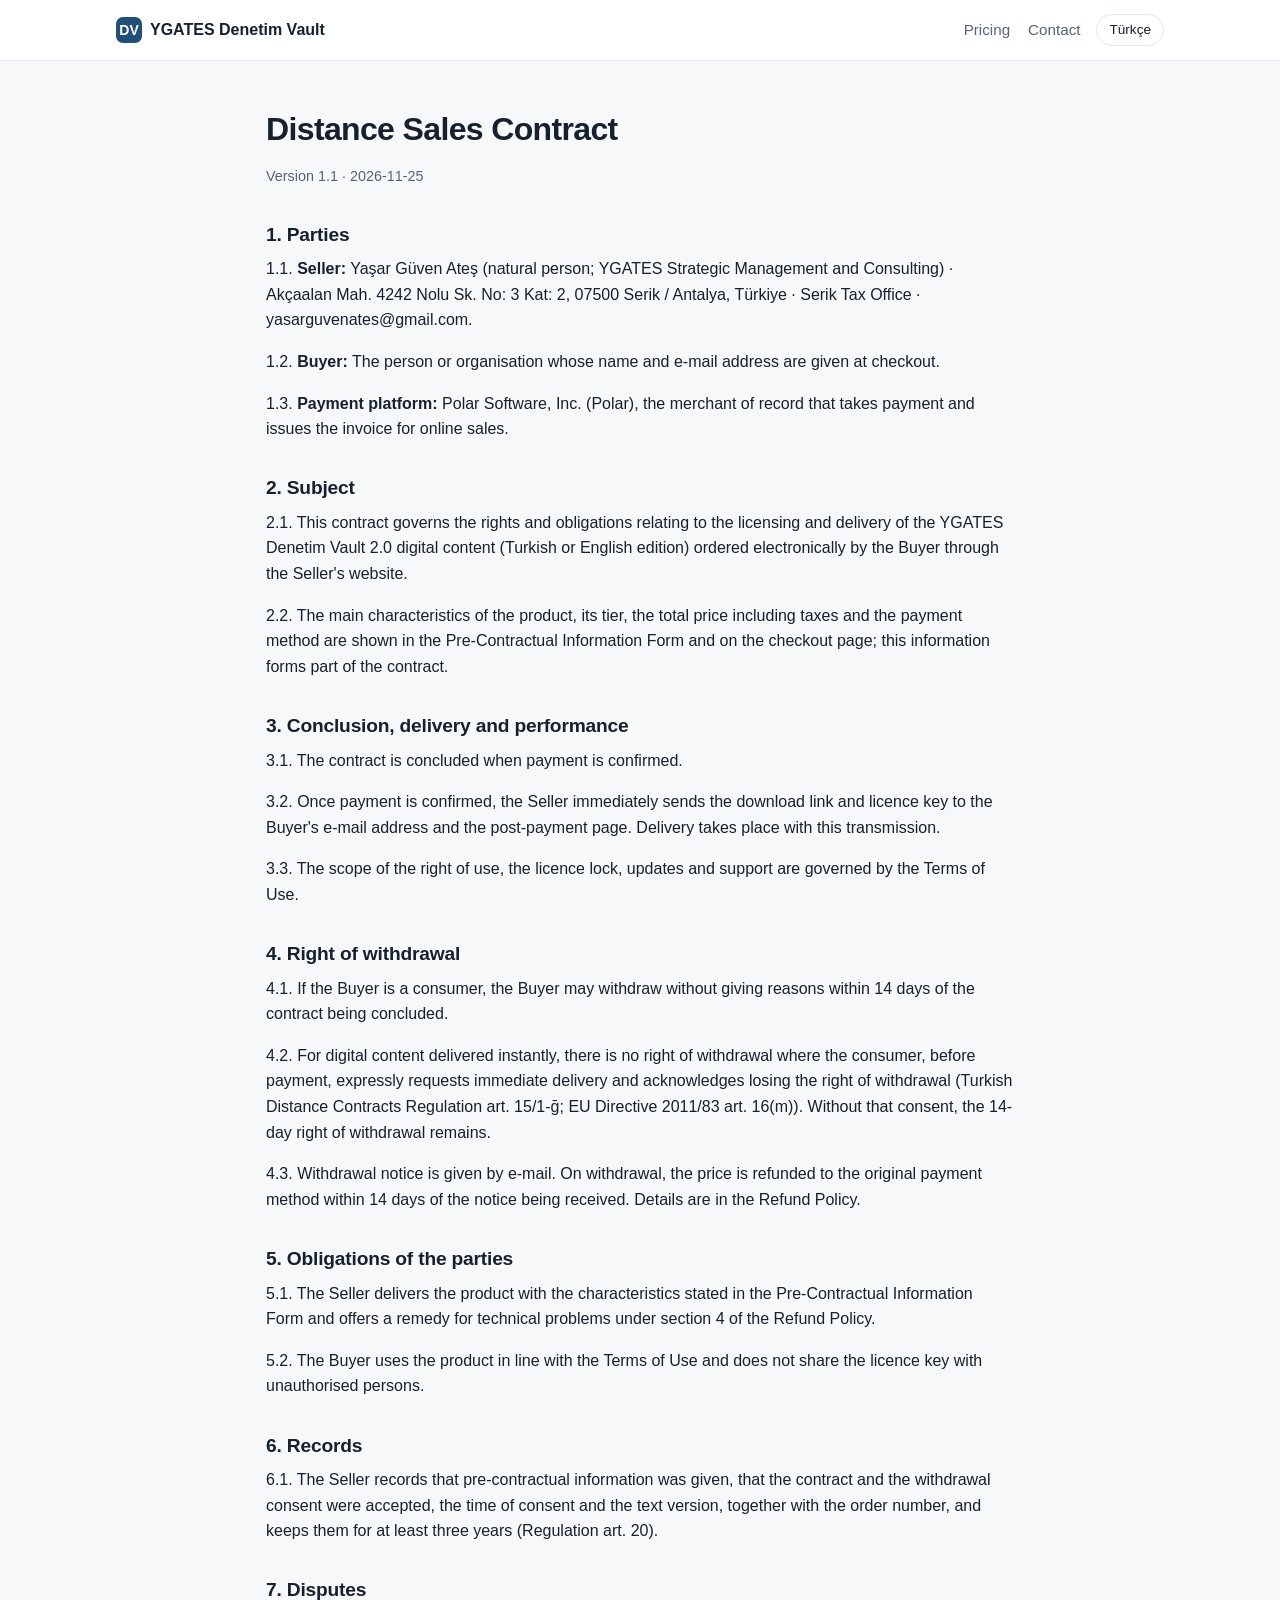
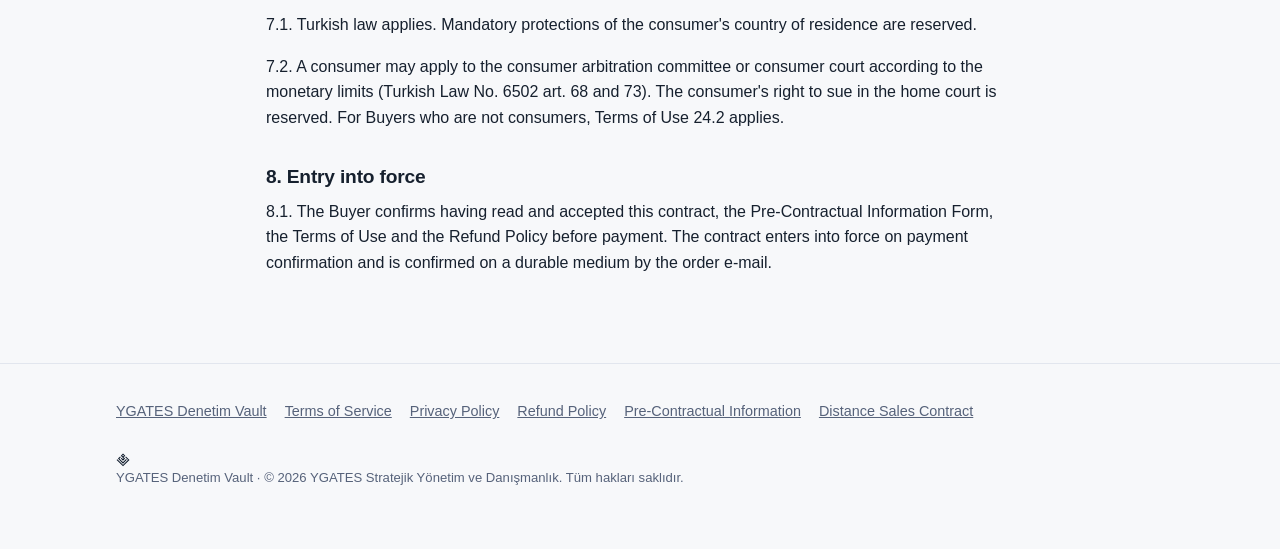
<file: mss.html>
<!doctype html>
<html lang="tr" data-lang="tr">
<head>
<meta charset="utf-8">
<meta http-equiv="Content-Security-Policy" content="default-src 'self'; img-src 'self' data:; object-src 'none'; base-uri 'self'; form-action 'self' https://polar.sh https://*.polar.sh">
<meta name="referrer" content="strict-origin-when-cross-origin">
<meta name="viewport" content="width=device-width, initial-scale=1">
<title>Mesafeli Satış Sözleşmesi — YGATES Denetim Vault</title>
<link rel="icon" href="favicon.svg" type="image/svg+xml">
<link rel="apple-touch-icon" href="ikon-180.png">
<link rel="stylesheet" href="style.css">
<script src="site.js"></script>
</head>
<body data-yga-urun="YGATES Denetim Vault">
<header class="top">
  <div class="wrap">
    <a class="logo" href="index.html"><span class="logo-mark">DV</span> YGATES Denetim Vault</a>
    <nav class="links">
      <a href="index.html#fiyatlar"><span class="tr">Fiyatlar</span><span class="en">Pricing</span></a>
      <a href="index.html#iletisim"><span class="tr">İletişim</span><span class="en">Contact</span></a>
    </nav>
    <button class="lang-btn" type="button">English</button>
  </div>
</header>

<main class="doc">

<div class="tr">
<h1>Mesafeli Satış Sözleşmesi</h1>
<p class="meta">Sürüm 1.1 · 25.11.2026</p>

<h2>1. Taraflar</h2>
<p>1.1. <strong>Satıcı:</strong> Yaşar Güven Ateş (gerçek kişi; YGATES Stratejik Yönetim ve Danışmanlık) · Akçaalan Mah. 4242 Nolu Sk. No: 3 Kat: 2, 07500 Serik / Antalya, Türkiye · Serik Vergi Dairesi · yasarguvenates@gmail.com.</p>
<p>1.2. <strong>Alıcı:</strong> Ödeme sayfasında adı ve e-posta adresi bildirilen kişi ya da kurum.</p>
<p>1.3. <strong>Ödeme platformu:</strong> Polar Software, Inc. (Polar), online satışta ödemeyi alan ve faturayı düzenleyen satıcı-kayıtlı platform.</p>
<h2>2. Konu</h2>
<p>2.1. Bu sözleşme, Alıcı'nın Satıcı'nın internet sitesi üzerinden elektronik ortamda sipariş ettiği YGATES Denetim Vault 2.0 dijital içeriğinin lisanslanmasına ve teslimine ilişkin hak ve yükümlülükleri düzenler.</p>
<p>2.2. Ürünün temel nitelikleri, kademesi, vergiler dahil toplam bedeli ve ödeme biçimi Ön Bilgilendirme Formu'nda ve ödeme sayfasında gösterilir; bu bilgiler sözleşmenin parçasıdır.</p>
<h2>3. Kurulma, teslim ve ifa</h2>
<p>3.1. Sözleşme, ödeme onaylandığında kurulur.</p>
<p>3.2. Satıcı, ödeme onaylanınca indirme bağlantısını ve lisans anahtarını Alıcı'nın e-posta adresine ve ödeme sonrası sayfaya hemen iletir. Teslim bu iletimle gerçekleşir.</p>
<p>3.3. Kullanım hakkının kapsamı, lisans kilidi, güncellemeler ve destek Kullanım Koşulları'nda düzenlenir.</p>
<h2>4. Cayma hakkı</h2>
<p>4.1. Alıcı tüketici ise, sözleşmenin kurulduğu günden itibaren 14 gün içinde gerekçe göstermeden cayabilir.</p>
<p>4.2. Anında teslim edilen dijital içerikte, tüketicinin ödemeden önce hemen teslimi açıkça istemesi ve cayma hakkını kaybedeceğini kabul etmesi halinde cayma hakkı yoktur (Mesafeli Sözleşmeler Yönetmeliği m.15/1-ğ). Bu onay alınmamışsa 14 günlük cayma hakkı sürer.</p>
<p>4.3. Cayma bildirimi e-postayla yapılır. Cayma halinde bedel, bildirimin ulaştığı tarihten itibaren 14 gün içinde, ödemede kullanılan yönteme iade edilir. Ayrıntılar İade Politikası'ndadır.</p>
<h2>5. Tarafların yükümlülükleri</h2>
<p>5.1. Satıcı, ürünü Ön Bilgilendirme Formu'nda belirtilen niteliklerde teslim eder ve teknik sorunda İade Politikası'nın 4. maddesine göre çözüm sunar.</p>
<p>5.2. Alıcı, ürünü Kullanım Koşulları'na uygun kullanır; lisans anahtarını yetkisiz kişilerle paylaşmaz.</p>
<h2>6. Kayıt</h2>
<p>6.1. Satıcı, ön bilgilendirmenin yapıldığını, sözleşmenin ve cayma onayının verildiğini, onay zamanını ve metin sürümünü sipariş numarasıyla kaydeder ve en az üç yıl saklar (Yönetmelik m.20).</p>
<h2>7. Uyuşmazlık</h2>
<p>7.1. Türk hukuku uygulanır.</p>
<p>7.2. Tüketici; parasal sınırlara göre tüketici hakem heyetine ya da tüketici mahkemesine başvurabilir (6502 sayılı Kanun m.68 ve m.73). Tüketicinin yerleşim yeri mahkemesinde dava açma hakkı saklıdır. Tüketici olmayan Alıcılar için Kullanım Koşulları 24.2 uygulanır.</p>
<h2>8. Yürürlük</h2>
<p>8.1. Alıcı, ödemeden önce bu sözleşmeyi, Ön Bilgilendirme Formu'nu, Kullanım Koşulları'nı ve İade Politikası'nı okuyup onayladığını kabul eder. Sözleşme ödeme onayıyla yürürlüğe girer ve sipariş e-postasıyla kalıcı veri saklayıcısında teyit edilir.</p>
</div>

<div class="en">
<h1>Distance Sales Contract</h1>
<p class="meta">Version 1.1 · 2026-11-25</p>

<h2>1. Parties</h2>
<p>1.1. <strong>Seller:</strong> Yaşar Güven Ateş (natural person; YGATES Strategic Management and Consulting) · Akçaalan Mah. 4242 Nolu Sk. No: 3 Kat: 2, 07500 Serik / Antalya, Türkiye · Serik Tax Office · yasarguvenates@gmail.com.</p>
<p>1.2. <strong>Buyer:</strong> The person or organisation whose name and e-mail address are given at checkout.</p>
<p>1.3. <strong>Payment platform:</strong> Polar Software, Inc. (Polar), the merchant of record that takes payment and issues the invoice for online sales.</p>
<h2>2. Subject</h2>
<p>2.1. This contract governs the rights and obligations relating to the licensing and delivery of the YGATES Denetim Vault 2.0 digital content (Turkish or English edition) ordered electronically by the Buyer through the Seller's website.</p>
<p>2.2. The main characteristics of the product, its tier, the total price including taxes and the payment method are shown in the Pre-Contractual Information Form and on the checkout page; this information forms part of the contract.</p>
<h2>3. Conclusion, delivery and performance</h2>
<p>3.1. The contract is concluded when payment is confirmed.</p>
<p>3.2. Once payment is confirmed, the Seller immediately sends the download link and licence key to the Buyer's e-mail address and the post-payment page. Delivery takes place with this transmission.</p>
<p>3.3. The scope of the right of use, the licence lock, updates and support are governed by the Terms of Use.</p>
<h2>4. Right of withdrawal</h2>
<p>4.1. If the Buyer is a consumer, the Buyer may withdraw without giving reasons within 14 days of the contract being concluded.</p>
<p>4.2. For digital content delivered instantly, there is no right of withdrawal where the consumer, before payment, expressly requests immediate delivery and acknowledges losing the right of withdrawal (Turkish Distance Contracts Regulation art. 15/1-ğ; EU Directive 2011/83 art. 16(m)). Without that consent, the 14-day right of withdrawal remains.</p>
<p>4.3. Withdrawal notice is given by e-mail. On withdrawal, the price is refunded to the original payment method within 14 days of the notice being received. Details are in the Refund Policy.</p>
<h2>5. Obligations of the parties</h2>
<p>5.1. The Seller delivers the product with the characteristics stated in the Pre-Contractual Information Form and offers a remedy for technical problems under section 4 of the Refund Policy.</p>
<p>5.2. The Buyer uses the product in line with the Terms of Use and does not share the licence key with unauthorised persons.</p>
<h2>6. Records</h2>
<p>6.1. The Seller records that pre-contractual information was given, that the contract and the withdrawal consent were accepted, the time of consent and the text version, together with the order number, and keeps them for at least three years (Regulation art. 20).</p>
<h2>7. Disputes</h2>
<p>7.1. Turkish law applies. Mandatory protections of the consumer's country of residence are reserved.</p>
<p>7.2. A consumer may apply to the consumer arbitration committee or consumer court according to the monetary limits (Turkish Law No. 6502 art. 68 and 73). The consumer's right to sue in the home court is reserved. For Buyers who are not consumers, Terms of Use 24.2 applies.</p>
<h2>8. Entry into force</h2>
<p>8.1. The Buyer confirms having read and accepted this contract, the Pre-Contractual Information Form, the Terms of Use and the Refund Policy before payment. The contract enters into force on payment confirmation and is confirmed on a durable medium by the order e-mail.</p>
</div>

</main>

<footer>
  <div class="wrap">
    <ul class="u-satir">
      <li><a href="index.html">YGATES Denetim Vault</a></li>
      <li><a href="kosullar.html"><span class="tr">Kullanım Koşulları</span><span class="en">Terms of Service</span></a></li>
      <li><a href="gizlilik.html"><span class="tr">Gizlilik ve KVKK</span><span class="en">Privacy Policy</span></a></li>
      <li><a href="iade.html"><span class="tr">İade Politikası</span><span class="en">Refund Policy</span></a></li>
      <li><a href="obf.html"><span class="tr">Ön Bilgilendirme Formu</span><span class="en">Pre-Contractual Information</span></a></li>
      <li><a href="mss.html"><span class="tr">Mesafeli Satış Sözleşmesi</span><span class="en">Distance Sales Contract</span></a></li>
    </ul>
    <p class="disclaimer"><img class="u-telif-ikon" src="favicon.svg" alt="YGATES" width="14" height="14"><span data-yga-telif>© 2026 YGATES Stratejik Yönetim ve Danışmanlık. Tüm hakları saklıdır.</span></p>
  </div>
</footer>
<script src="marka.js" defer></script>
</body>
</html>
</file>
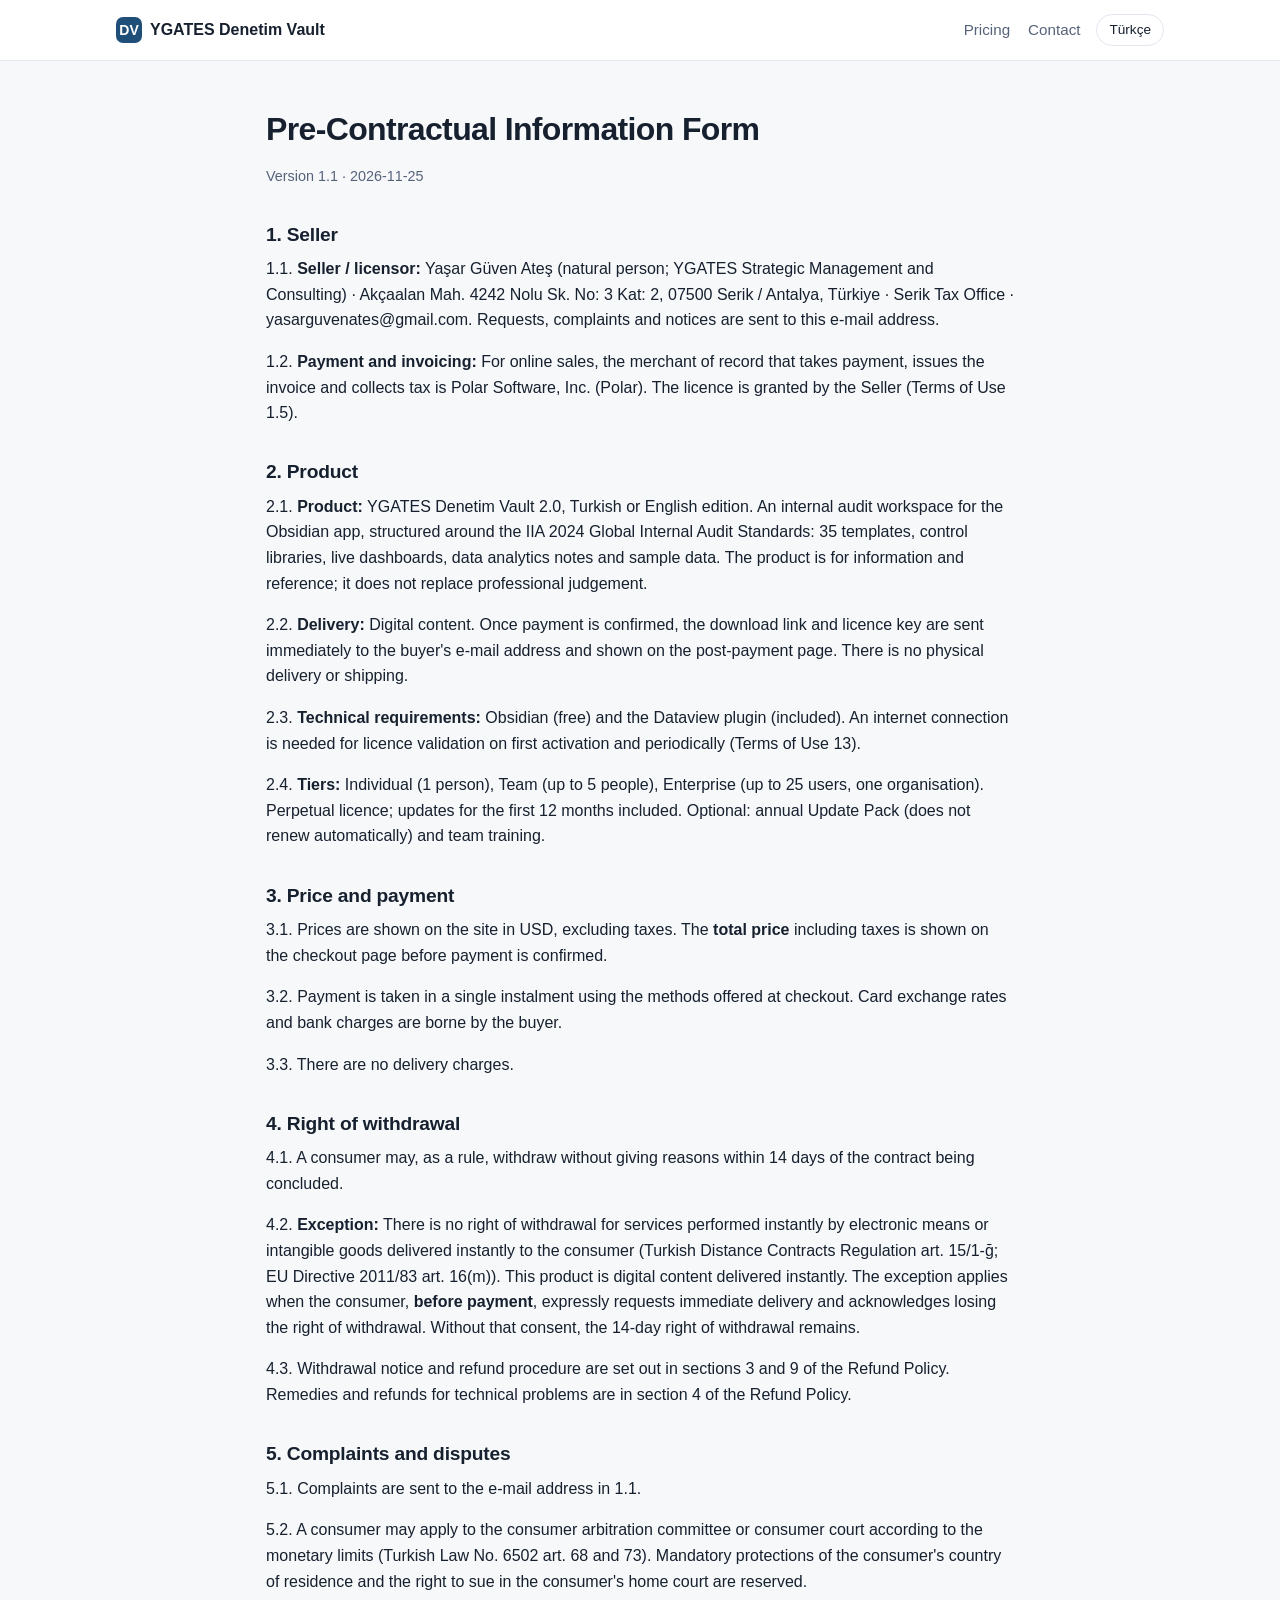
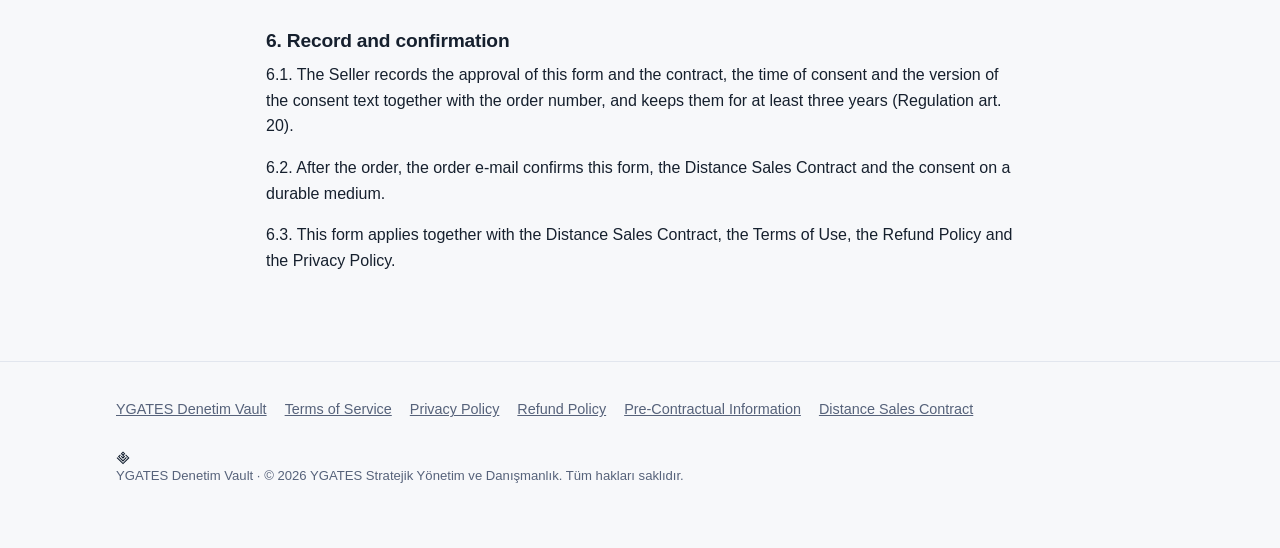
<file: obf.html>
<!doctype html>
<html lang="tr" data-lang="tr">
<head>
<meta charset="utf-8">
<meta http-equiv="Content-Security-Policy" content="default-src 'self'; img-src 'self' data:; object-src 'none'; base-uri 'self'; form-action 'self' https://polar.sh https://*.polar.sh">
<meta name="referrer" content="strict-origin-when-cross-origin">
<meta name="viewport" content="width=device-width, initial-scale=1">
<title>Ön Bilgilendirme Formu — YGATES Denetim Vault</title>
<link rel="icon" href="favicon.svg" type="image/svg+xml">
<link rel="apple-touch-icon" href="ikon-180.png">
<link rel="stylesheet" href="style.css">
<script src="site.js"></script>
</head>
<body data-yga-urun="YGATES Denetim Vault">
<header class="top">
  <div class="wrap">
    <a class="logo" href="index.html"><span class="logo-mark">DV</span> YGATES Denetim Vault</a>
    <nav class="links">
      <a href="index.html#fiyatlar"><span class="tr">Fiyatlar</span><span class="en">Pricing</span></a>
      <a href="index.html#iletisim"><span class="tr">İletişim</span><span class="en">Contact</span></a>
    </nav>
    <button class="lang-btn" type="button">English</button>
  </div>
</header>

<main class="doc">

<div class="tr">
<h1>Ön Bilgilendirme Formu</h1>
<p class="meta">Sürüm 1.1 · 25.11.2026</p>

<h2>1. Satıcı</h2>
<p>1.1. <strong>Satıcı / lisans veren:</strong> Yaşar Güven Ateş (gerçek kişi; YGATES Stratejik Yönetim ve Danışmanlık) · Akçaalan Mah. 4242 Nolu Sk. No: 3 Kat: 2, 07500 Serik / Antalya, Türkiye · Serik Vergi Dairesi · yasarguvenates@gmail.com. Talep, şikâyet ve bildirimler bu e-posta adresine yapılır.</p>
<p>1.2. <strong>Ödeme ve fatura:</strong> Online satışta ödemeyi alan, faturayı düzenleyen ve vergiyi tahsil eden satıcı-kayıtlı platform Polar Software, Inc.'dir (Polar). Lisansı Satıcı verir (Kullanım Koşulları 1.5).</p>
<h2>2. Ürün</h2>
<p>2.1. <strong>Ürün:</strong> YGATES Denetim Vault 2.0. Obsidian uygulamasında çalışan, IIA 2024 Küresel İç Denetim Standartlarına göre kurgulanmış iç denetim çalışma ortamı: 35 şablon, kontrol kütüphaneleri, canlı panolar, veri analitiği notları ve örnek veriler. Ürün bilgi ve başvuru amaçlıdır; mesleki yargının yerine geçmez.</p>
<p>2.2. <strong>Teslim biçimi:</strong> Dijital içerik. Ödeme onaylanınca indirme bağlantısı ve lisans anahtarı alıcının e-posta adresine ve ödeme sonrası sayfaya hemen iletilir. Fiziksel teslimat ve kargo yoktur.</p>
<p>2.3. <strong>Teknik gereksinim:</strong> Obsidian (ücretsiz) ve Dataview eklentisi (pakette). Lisans doğrulaması için ilk etkinleştirmede ve aralıklı olarak internet bağlantısı gerekir (Kullanım Koşulları 13).</p>
<p>2.4. <strong>Kademeler:</strong> Bireysel (1 kişi), Ekip (5 kişiye kadar), Kurumsal (25 kişiye kadar, tek kurum). Süresiz lisans; ilk 12 ay güncellemeler dahil. İsteğe bağlı: yıllık Güncelleme Paketi (otomatik yenilenmez) ve ekip eğitimi.</p>
<h2>3. Fiyat ve ödeme</h2>
<p>3.1. Fiyatlar USD ve vergiler hariç sitede gösterilir. Vergiler dahil <strong>toplam bedel</strong> ödeme sayfasında, ödeme onaylanmadan önce gösterilir.</p>
<p>3.2. Ödeme, ödeme sayfasında sunulan yöntemlerle tek seferde alınır. Kart kuru ve banka masrafları alıcıya aittir.</p>
<p>3.3. Teslim masrafı yoktur.</p>
<h2>4. Cayma hakkı</h2>
<p>4.1. Tüketici, kural olarak sözleşmenin kurulduğu günden itibaren 14 gün içinde gerekçe göstermeden cayabilir.</p>
<p>4.2. <strong>İstisna:</strong> Elektronik ortamda anında ifa edilen hizmetler ve tüketiciye anında teslim edilen gayrimaddi mallarda cayma hakkı yoktur (Mesafeli Sözleşmeler Yönetmeliği m.15/1-ğ). Bu ürün anında teslim edilen dijital içeriktir. İstisna, tüketicinin <strong>ödemeden önce</strong> dijital içeriğin hemen teslimini açıkça istemesi ve bu durumda cayma hakkını kaybedeceğini kabul etmesiyle uygulanır. Onay verilmemişse 14 günlük cayma hakkı sürer.</p>
<p>4.3. Cayma bildirimi ve iade usulü İade Politikası'nın 3. ve 9. maddelerinde düzenlenir. Teknik sorunda çözüm ve iade hakları İade Politikası'nın 4. maddesindedir.</p>
<h2>5. Şikâyet ve uyuşmazlık</h2>
<p>5.1. Şikâyetler 1.1'deki e-posta adresine yapılır.</p>
<p>5.2. Tüketici; parasal sınırlara göre il veya ilçe tüketici hakem heyetine ya da tüketici mahkemesine başvurabilir (6502 sayılı Kanun m.68 ve m.73). Tüketicinin yerleşim yeri mahkemesinde dava açma hakkı saklıdır.</p>
<h2>6. Kayıt ve teyit</h2>
<p>6.1. Satıcı, bu formun ve sözleşmenin onaylandığını, onay zamanını ve onay metninin sürümünü sipariş numarasıyla birlikte kaydeder ve en az üç yıl saklar (Yönetmelik m.20).</p>
<p>6.2. Sipariş sonrası e-postada bu form, Mesafeli Satış Sözleşmesi ve onay bilgisi kalıcı veri saklayıcısıyla teyit edilir.</p>
<p>6.3. Bu form ile Mesafeli Satış Sözleşmesi, Kullanım Koşulları, İade Politikası ve Gizlilik Politikası birlikte uygulanır.</p>
</div>

<div class="en">
<h1>Pre-Contractual Information Form</h1>
<p class="meta">Version 1.1 · 2026-11-25</p>

<h2>1. Seller</h2>
<p>1.1. <strong>Seller / licensor:</strong> Yaşar Güven Ateş (natural person; YGATES Strategic Management and Consulting) · Akçaalan Mah. 4242 Nolu Sk. No: 3 Kat: 2, 07500 Serik / Antalya, Türkiye · Serik Tax Office · yasarguvenates@gmail.com. Requests, complaints and notices are sent to this e-mail address.</p>
<p>1.2. <strong>Payment and invoicing:</strong> For online sales, the merchant of record that takes payment, issues the invoice and collects tax is Polar Software, Inc. (Polar). The licence is granted by the Seller (Terms of Use 1.5).</p>
<h2>2. Product</h2>
<p>2.1. <strong>Product:</strong> YGATES Denetim Vault 2.0, Turkish or English edition. An internal audit workspace for the Obsidian app, structured around the IIA 2024 Global Internal Audit Standards: 35 templates, control libraries, live dashboards, data analytics notes and sample data. The product is for information and reference; it does not replace professional judgement.</p>
<p>2.2. <strong>Delivery:</strong> Digital content. Once payment is confirmed, the download link and licence key are sent immediately to the buyer's e-mail address and shown on the post-payment page. There is no physical delivery or shipping.</p>
<p>2.3. <strong>Technical requirements:</strong> Obsidian (free) and the Dataview plugin (included). An internet connection is needed for licence validation on first activation and periodically (Terms of Use 13).</p>
<p>2.4. <strong>Tiers:</strong> Individual (1 person), Team (up to 5 people), Enterprise (up to 25 users, one organisation). Perpetual licence; updates for the first 12 months included. Optional: annual Update Pack (does not renew automatically) and team training.</p>
<h2>3. Price and payment</h2>
<p>3.1. Prices are shown on the site in USD, excluding taxes. The <strong>total price</strong> including taxes is shown on the checkout page before payment is confirmed.</p>
<p>3.2. Payment is taken in a single instalment using the methods offered at checkout. Card exchange rates and bank charges are borne by the buyer.</p>
<p>3.3. There are no delivery charges.</p>
<h2>4. Right of withdrawal</h2>
<p>4.1. A consumer may, as a rule, withdraw without giving reasons within 14 days of the contract being concluded.</p>
<p>4.2. <strong>Exception:</strong> There is no right of withdrawal for services performed instantly by electronic means or intangible goods delivered instantly to the consumer (Turkish Distance Contracts Regulation art. 15/1-ğ; EU Directive 2011/83 art. 16(m)). This product is digital content delivered instantly. The exception applies when the consumer, <strong>before payment</strong>, expressly requests immediate delivery and acknowledges losing the right of withdrawal. Without that consent, the 14-day right of withdrawal remains.</p>
<p>4.3. Withdrawal notice and refund procedure are set out in sections 3 and 9 of the Refund Policy. Remedies and refunds for technical problems are in section 4 of the Refund Policy.</p>
<h2>5. Complaints and disputes</h2>
<p>5.1. Complaints are sent to the e-mail address in 1.1.</p>
<p>5.2. A consumer may apply to the consumer arbitration committee or consumer court according to the monetary limits (Turkish Law No. 6502 art. 68 and 73). Mandatory protections of the consumer's country of residence and the right to sue in the consumer's home court are reserved.</p>
<h2>6. Record and confirmation</h2>
<p>6.1. The Seller records the approval of this form and the contract, the time of consent and the version of the consent text together with the order number, and keeps them for at least three years (Regulation art. 20).</p>
<p>6.2. After the order, the order e-mail confirms this form, the Distance Sales Contract and the consent on a durable medium.</p>
<p>6.3. This form applies together with the Distance Sales Contract, the Terms of Use, the Refund Policy and the Privacy Policy.</p>
</div>

</main>

<footer>
  <div class="wrap">
    <ul class="u-satir">
      <li><a href="index.html">YGATES Denetim Vault</a></li>
      <li><a href="kosullar.html"><span class="tr">Kullanım Koşulları</span><span class="en">Terms of Service</span></a></li>
      <li><a href="gizlilik.html"><span class="tr">Gizlilik ve KVKK</span><span class="en">Privacy Policy</span></a></li>
      <li><a href="iade.html"><span class="tr">İade Politikası</span><span class="en">Refund Policy</span></a></li>
      <li><a href="obf.html"><span class="tr">Ön Bilgilendirme Formu</span><span class="en">Pre-Contractual Information</span></a></li>
      <li><a href="mss.html"><span class="tr">Mesafeli Satış Sözleşmesi</span><span class="en">Distance Sales Contract</span></a></li>
    </ul>
    <p class="disclaimer"><img class="u-telif-ikon" src="favicon.svg" alt="YGATES" width="14" height="14"><span data-yga-telif>© 2026 YGATES Stratejik Yönetim ve Danışmanlık. Tüm hakları saklıdır.</span></p>
  </div>
</footer>
<script src="marka.js" defer></script>
</body>
</html>
</file>
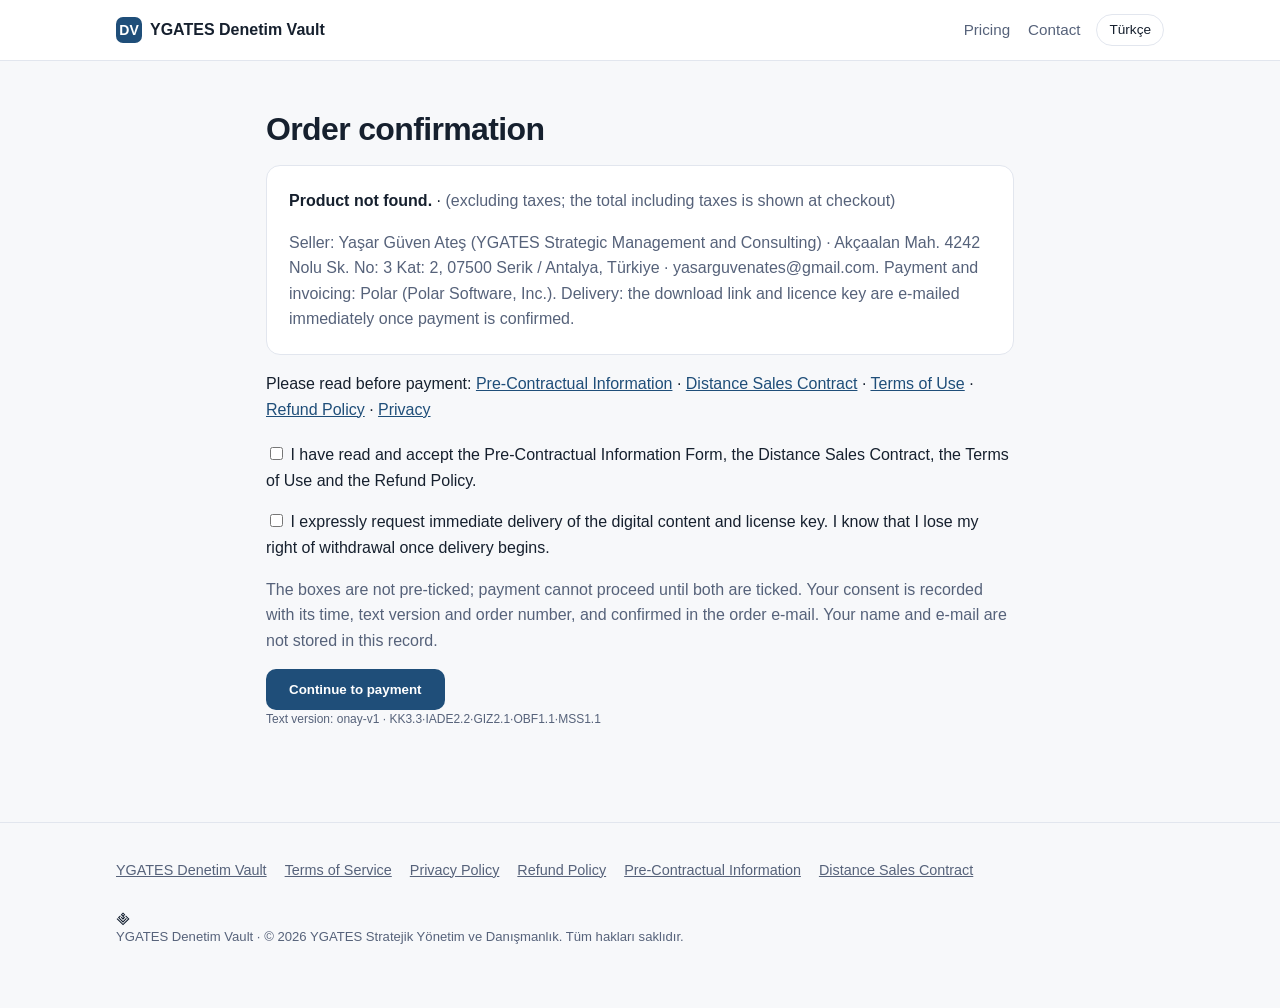
<file: onay.html>
<!doctype html>
<html lang="tr" data-lang="tr">
<head>
<meta charset="utf-8">
<meta http-equiv="Content-Security-Policy" content="default-src 'self'; script-src 'self' https://challenges.cloudflare.com; frame-src https://challenges.cloudflare.com; connect-src 'self' https://denetim-vault-onay.onay-kaydi.workers.dev; img-src 'self' data:; object-src 'none'; base-uri 'self'; form-action 'self' https://polar.sh https://*.polar.sh">
<meta name="referrer" content="strict-origin-when-cross-origin">
<meta name="viewport" content="width=device-width, initial-scale=1">
<title>Sipariş onayı — YGATES Denetim Vault</title>
<link rel="icon" href="favicon.svg" type="image/svg+xml">
<link rel="apple-touch-icon" href="ikon-180.png">
<link rel="stylesheet" href="style.css">
<script src="site.js"></script>
<script type="module" src="onay.js"></script>
</head>
<body data-yga-urun="YGATES Denetim Vault">
<header class="top">
  <div class="wrap">
    <a class="logo" href="index.html"><span class="logo-mark">DV</span> YGATES Denetim Vault</a>
    <nav class="links">
      <a href="index.html#fiyatlar"><span class="tr">Fiyatlar</span><span class="en">Pricing</span></a>
      <a href="index.html#iletisim"><span class="tr">İletişim</span><span class="en">Contact</span></a>
    </nav>
    <button class="lang-btn" type="button">English</button>
  </div>
</header>

<main class="doc">
<h1><span class="tr">Sipariş onayı</span><span class="en">Order confirmation</span></h1>
<div class="card u-my16">
  <p><strong id="urun-adi"></strong> · <span id="urun-fiyat"></span> <span class="muted"><span class="tr">(vergiler hariç; vergiler dahil toplam ödeme sayfasında gösterilir)</span><span class="en">(excluding taxes; the total including taxes is shown at checkout)</span></span></p>
  <p class="muted"><span class="tr">Satıcı: Yaşar Güven Ateş (YGATES Stratejik Yönetim ve Danışmanlık) · Akçaalan Mah. 4242 Nolu Sk. No: 3 Kat: 2, 07500 Serik / Antalya, Türkiye · yasarguvenates@gmail.com. Ödeme ve fatura: Polar (Polar Software, Inc.). Teslim: indirme bağlantısı ve lisans anahtarı ödeme onaylanınca hemen e-postayla gönderilir.</span><span class="en">Seller: Yaşar Güven Ateş (YGATES Strategic Management and Consulting) · Akçaalan Mah. 4242 Nolu Sk. No: 3 Kat: 2, 07500 Serik / Antalya, Türkiye · yasarguvenates@gmail.com. Payment and invoicing: Polar (Polar Software, Inc.). Delivery: the download link and licence key are e-mailed immediately once payment is confirmed.</span></p>
</div>
<p><span class="tr">Ödemeden önce lütfen okuyun:</span><span class="en">Please read before payment:</span>
  <a href="obf.html"><span class="tr">Ön Bilgilendirme Formu</span><span class="en">Pre-Contractual Information</span></a> ·
  <a href="mss.html"><span class="tr">Mesafeli Satış Sözleşmesi</span><span class="en">Distance Sales Contract</span></a> ·
  <a href="kosullar.html"><span class="tr">Kullanım Koşulları</span><span class="en">Terms of Use</span></a> ·
  <a href="iade.html"><span class="tr">İade Politikası</span><span class="en">Refund Policy</span></a> ·
  <a href="gizlilik.html"><span class="tr">Gizlilik</span><span class="en">Privacy</span></a></p>
<form class="u-my20" id="onay-formu">
  <p><label><input type="checkbox" id="onay-1"> <span id="onay-1-metin"></span></label></p>
  <p><label><input type="checkbox" id="onay-2"> <span id="onay-2-metin"></span></label></p>
  <p class="muted"><span class="tr">Kutular önceden işaretli değildir; ikisi işaretlenmeden ödemeye geçilemez. Onayınız; zamanı, metin sürümü ve sipariş numarasıyla kaydedilir ve sipariş e-postasında teyit edilir. Kayıtta adınız ve e-postanız tutulmaz.</span><span class="en">The boxes are not pre-ticked; payment cannot proceed until both are ticked. Your consent is recorded with its time, text version and order number, and confirmed in the order e-mail. Your name and e-mail are not stored in this record.</span></p>
  <div id="dogrulama" class="u-my16"></div>
  <button class="btn btn-primary" id="odeme" type="button" disabled></button>
  <p class="u-mt12" id="mesaj" hidden></p>
  <p class="muted u-kucuk"><span class="tr">Metin sürümü:</span><span class="en">Text version:</span> <span id="belge-surumleri"></span></p>
</form>
</main>

<footer>
  <div class="wrap">
    <ul class="u-satir">
      <li><a href="index.html">YGATES Denetim Vault</a></li>
      <li><a href="kosullar.html"><span class="tr">Kullanım Koşulları</span><span class="en">Terms of Service</span></a></li>
      <li><a href="gizlilik.html"><span class="tr">Gizlilik ve KVKK</span><span class="en">Privacy Policy</span></a></li>
      <li><a href="iade.html"><span class="tr">İade Politikası</span><span class="en">Refund Policy</span></a></li>
      <li><a href="obf.html"><span class="tr">Ön Bilgilendirme Formu</span><span class="en">Pre-Contractual Information</span></a></li>
      <li><a href="mss.html"><span class="tr">Mesafeli Satış Sözleşmesi</span><span class="en">Distance Sales Contract</span></a></li>
    </ul>
    <p class="disclaimer"><img class="u-telif-ikon" src="favicon.svg" alt="YGATES" width="14" height="14"><span data-yga-telif>© 2026 YGATES Stratejik Yönetim ve Danışmanlık. Tüm hakları saklıdır.</span></p>
  </div>
</footer>
<script src="marka.js" defer></script>
</body>
</html>
</file>
<file: style.css>
:root {
  --bg: #f7f8fa;
  --surface: #ffffff;
  --ink: #16202e;
  --muted: #56627a;
  --line: #e2e6ee;
  --brand: #1f4e79;
  --brand-ink: #ffffff;
  --accent: #0f8b7d;
  --accent-soft: #e3f4f1;
  --warn-soft: #fff5e0;
  --shadow: 0 1px 2px rgba(16, 24, 40, .06), 0 8px 24px rgba(16, 24, 40, .06);
  --radius: 14px;
  --max: 1080px;
}
@media (prefers-color-scheme: dark) {
  :root {
    --bg: #0e141c;
    --surface: #151d28;
    --ink: #e8edf4;
    --muted: #9aa7ba;
    --line: #253244;
    --brand: #5b9bd5;
    --brand-ink: #0b1118;
    --accent: #3cc2b0;
    --accent-soft: #12302d;
    --warn-soft: #2e2614;
    --shadow: 0 1px 2px rgba(0, 0, 0, .3), 0 8px 24px rgba(0, 0, 0, .25);
  }
}

* { box-sizing: border-box; }
html { scroll-behavior: smooth; }
body {
  margin: 0;
  background: var(--bg);
  color: var(--ink);
  font: 16px/1.6 -apple-system, BlinkMacSystemFont, "Segoe UI", Roboto, "Helvetica Neue", Arial, sans-serif;
  -webkit-font-smoothing: antialiased;
}
img { max-width: 100%; height: auto; display: block; }
a { color: var(--brand); }
h1, h2, h3 { line-height: 1.25; margin: 0 0 .5em; }
h1 { font-size: clamp(1.9rem, 4.5vw, 2.9rem); letter-spacing: -.02em; }
h2 { font-size: clamp(1.4rem, 3vw, 1.9rem); letter-spacing: -.01em; }
h3 { font-size: 1.1rem; }
p { margin: 0 0 1em; }

/* Dil: yalnız seçili dil görünür */
html[data-lang="tr"] .en, html[data-lang="en"] .tr { display: none !important; }

.wrap { max-width: var(--max); margin: 0 auto; padding: 0 16px; }

/* Üst çubuk */
header.top {
  position: sticky; top: 0; z-index: 10;
  background: color-mix(in srgb, var(--surface) 92%, transparent);
  backdrop-filter: saturate(1.4) blur(8px);
  border-bottom: 1px solid var(--line);
}
header.top .wrap { display: flex; align-items: center; gap: 16px; height: 60px; }
.logo { font-weight: 700; color: var(--ink); text-decoration: none; display: flex; align-items: center; gap: 8px; white-space: nowrap; }
.logo-mark { width: 26px; height: 26px; border-radius: 7px; background: var(--brand); color: var(--brand-ink); display: grid; place-items: center; font-size: 14px; }
nav.links { display: flex; gap: 18px; margin-left: auto; }
nav.links a { color: var(--muted); text-decoration: none; font-size: .95rem; }
nav.links a:hover { color: var(--ink); }
.lang-btn {
  border: 1px solid var(--line); background: var(--surface); color: var(--ink);
  border-radius: 999px; padding: 4px 12px; font: inherit; font-size: .85rem; cursor: pointer;
}
@media (max-width: 720px) { nav.links { display: none; } .lang-btn { margin-left: auto; } }

/* Bölümler */
section { padding: 64px 0; }
section.alt { background: var(--surface); border-block: 1px solid var(--line); }
.eyebrow { color: var(--accent); font-weight: 600; font-size: .85rem; text-transform: uppercase; letter-spacing: .06em; margin-bottom: .5em; }
.lead { font-size: 1.15rem; color: var(--muted); max-width: 680px; }

.hero { padding: 72px 0 48px; }
.hero-grid { display: grid; grid-template-columns: 1.05fr 1fr; gap: 40px; align-items: center; }
@media (max-width: 900px) { .hero-grid { grid-template-columns: 1fr; } }
.hero-shot { border-radius: var(--radius); overflow: hidden; box-shadow: var(--shadow); border: 1px solid var(--line); }
.badges { display: flex; flex-wrap: wrap; gap: 8px; margin: 18px 0 26px; }
.badge { background: var(--accent-soft); color: var(--accent); border-radius: 999px; padding: 4px 12px; font-size: .85rem; font-weight: 600; }

.btn {
  display: inline-block; text-decoration: none; font-weight: 600;
  padding: 12px 22px; border-radius: 10px; border: 1px solid transparent; cursor: pointer;
}
.btn-primary { background: var(--brand); color: var(--brand-ink); }
.btn-primary:hover { filter: brightness(1.08); }
.btn-ghost { border-color: var(--line); color: var(--ink); background: var(--surface); }
.cta-row { display: flex; flex-wrap: wrap; gap: 12px; }

.grid-3 { display: grid; grid-template-columns: repeat(3, 1fr); gap: 20px; }
.grid-2 { display: grid; grid-template-columns: repeat(2, 1fr); gap: 20px; }
@media (max-width: 900px) { .grid-3 { grid-template-columns: 1fr; } }
@media (max-width: 720px) { .grid-2 { grid-template-columns: 1fr; } }
.card { background: var(--surface); border: 1px solid var(--line); border-radius: var(--radius); padding: 22px; }
.card p:last-child { margin-bottom: 0; }
.card .muted, .muted { color: var(--muted); }

ul.check { list-style: none; padding: 0; margin: 0; display: grid; grid-template-columns: repeat(2, 1fr); gap: 10px 28px; }
@media (max-width: 720px) { ul.check { grid-template-columns: 1fr; } }
ul.check li { padding-left: 28px; position: relative; }
ul.check li::before { content: "✓"; position: absolute; left: 0; top: 0; color: var(--accent); font-weight: 700; }

.shots { display: grid; grid-template-columns: repeat(2, 1fr); gap: 20px; }
@media (max-width: 720px) { .shots { grid-template-columns: 1fr; } }
figure { margin: 0; }
figure img { border-radius: 10px; border: 1px solid var(--line); }
figcaption { color: var(--muted); font-size: .9rem; margin-top: 8px; }

ol.steps { counter-reset: s; list-style: none; padding: 0; margin: 0; display: grid; grid-template-columns: repeat(4, 1fr); gap: 16px; }
@media (max-width: 900px) { ol.steps { grid-template-columns: 1fr 1fr; } }
@media (max-width: 520px) { ol.steps { grid-template-columns: 1fr; } }
ol.steps li { counter-increment: s; background: var(--surface); border: 1px solid var(--line); border-radius: var(--radius); padding: 18px; }
ol.steps li::before { content: counter(s); display: grid; place-items: center; width: 30px; height: 30px; border-radius: 50%; background: var(--brand); color: var(--brand-ink); font-weight: 700; margin-bottom: 10px; }

/* Fiyatlar */
.pricing { display: grid; grid-template-columns: repeat(3, 1fr); gap: 20px; align-items: stretch; }
@media (max-width: 900px) { .pricing { grid-template-columns: 1fr; } }
.plan { display: flex; flex-direction: column; background: var(--surface); border: 1px solid var(--line); border-radius: var(--radius); padding: 26px; }
.plan.featured { border: 2px solid var(--brand); box-shadow: var(--shadow); }
.plan h3 { font-size: 1.25rem; }
.plan .who { color: var(--muted); font-size: .95rem; min-height: 3em; }
.price { font-size: 2.3rem; font-weight: 750; letter-spacing: -.02em; margin: 6px 0 0; }
.price small { font-size: 1rem; font-weight: 500; color: var(--muted); }
.renew { color: var(--muted); font-size: .9rem; margin-bottom: 16px; }
.launch { display: inline-block; background: var(--warn-soft); border-radius: 6px; padding: 2px 8px; font-size: .8rem; font-weight: 600; margin-bottom: 6px; }
.plan ul { padding-left: 18px; margin: 0 0 20px; flex: 1; }
.plan li { margin-bottom: 6px; }
.plan .btn { text-align: center; }
.fineprint { color: var(--muted); font-size: .9rem; margin-top: 18px; }

details.faq { background: var(--surface); border: 1px solid var(--line); border-radius: 10px; padding: 14px 18px; margin-bottom: 10px; }
details.faq summary { cursor: pointer; font-weight: 600; }
details.faq p { margin: 10px 0 0; color: var(--muted); }

/* Yasal sayfalar */
.doc { max-width: 780px; padding: 48px 16px 72px; margin: 0 auto; }
.doc h1 { font-size: 2rem; }
.doc h2 { font-size: 1.2rem; margin-top: 1.8em; }
.doc .meta { color: var(--muted); font-size: .9rem; margin-bottom: 2em; }
.doc table { width: 100%; border-collapse: collapse; margin: 1em 0; font-size: .95rem; }
.doc th, .doc td { border: 1px solid var(--line); padding: 8px 10px; text-align: left; vertical-align: top; }
.doc th { background: var(--surface); }
.table-scroll { overflow-x: auto; }

footer { border-top: 1px solid var(--line); padding: 36px 0 48px; color: var(--muted); font-size: .9rem; }
footer .cols { display: grid; grid-template-columns: 1.4fr 1fr 1fr; gap: 24px; }
@media (max-width: 720px) { footer .cols { grid-template-columns: 1fr; } }
footer a { color: var(--muted); }
footer ul { list-style: none; padding: 0; margin: 0; }
footer li { margin-bottom: 6px; }
footer .disclaimer { margin-top: 24px; font-size: .82rem; }

/* CSP yardımcı sınıfları: eski satır içi style="" değerleri. !important, satır içi stilin önceliğini korur. */
.u-satir { display: flex !important; flex-wrap: wrap !important; gap: 18px !important; }
.u-kucuk { font-size: 12px !important; }
.u-mt12 { margin-top: 12px !important; }
.u-mt20 { margin-top: 20px !important; }
.u-mt24 { margin-top: 24px !important; }
.u-mt32 { margin-top: 32px !important; }
.u-my16 { margin: 16px 0 !important; }
.u-my20 { margin: 20px 0 !important; }
.u-w820 { max-width: 820px !important; }
.u-telif-ikon { vertical-align: -2px !important; margin-right: 4px !important; }
/* Kullanım videoları */
.video-grid { display: grid; grid-template-columns: minmax(220px, 320px) 1fr; gap: 32px; align-items: start; }
.video-kutu video { width: 100%; height: auto; border-radius: 10px; border: 1px solid var(--line); background: #000; display: block; }
.bolum-listesi { margin: 16px 0; padding-left: 1.3em; }
.bolum-listesi li { padding: 6px 0; border-bottom: 1px solid var(--line); }
.bolum-listesi em { font-style: normal; color: var(--muted, #667); margin-left: 6px; font-size: .9em; }
@media (max-width: 720px) { .video-grid { grid-template-columns: 1fr; } .video-kutu { max-width: 300px; margin: 0 auto; } }
</file>
